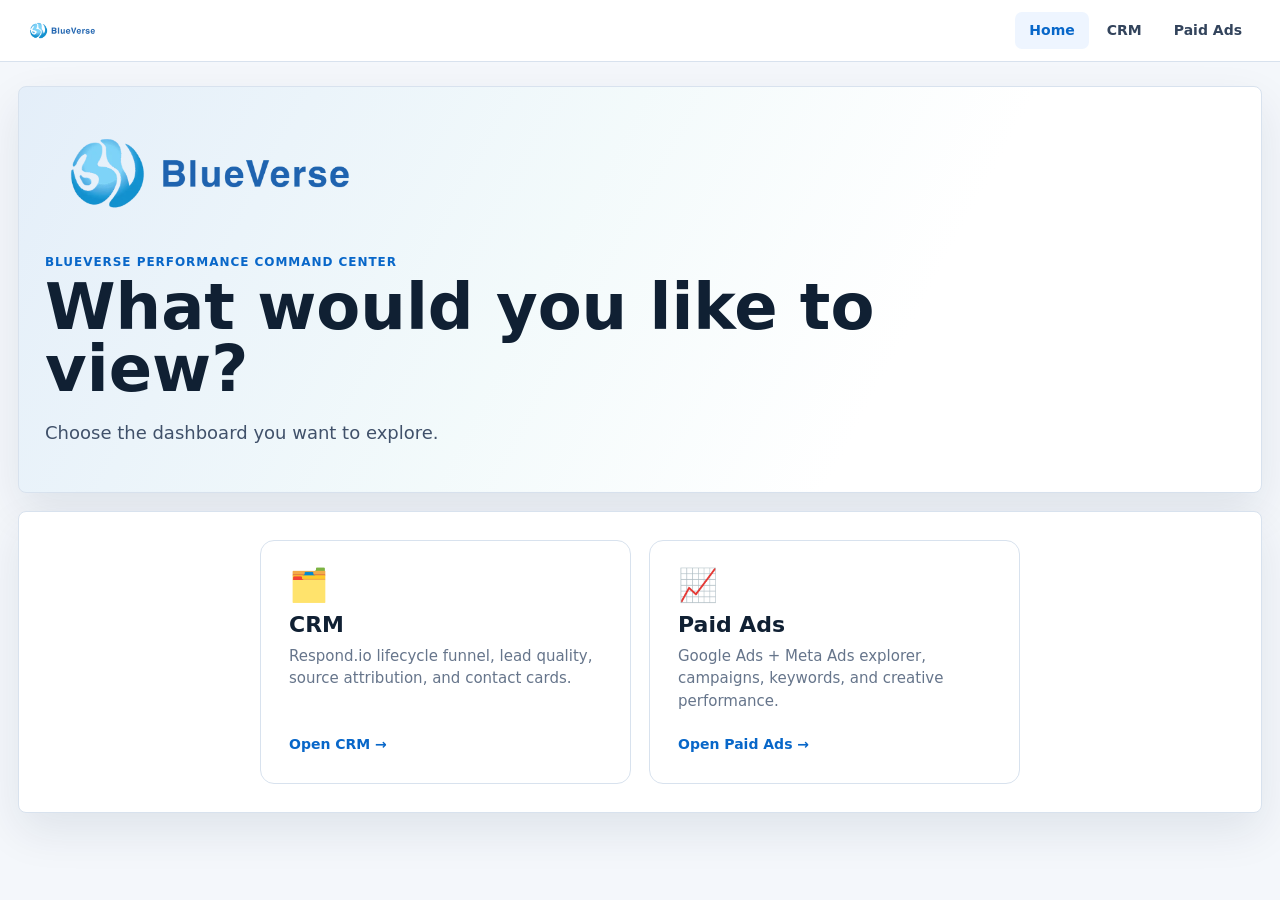
<file: index.html>
<!doctype html>
<html lang="en">
<head>
  <meta charset="utf-8">
  <meta name="viewport" content="width=device-width, initial-scale=1">
  <title>Blueverse Command Center</title>
  <link rel="stylesheet" href="src/styles.css">
</head>
<body>
<nav class="top-nav" aria-label="Main">
  <a class="brand" href="index.html">
    <img src="./assets/blueverse-logo.png" alt="BlueVerse logo">
  </a>
  <div class="links">
    <a href="index.html" class="active">Home</a>
    <a href="respond.html">CRM</a>
    <a href="paid.html">Paid Ads</a>
  </div>
</nav>

<main class="page">
  <header class="hero hero-simple">
    <div class="brand-row">
      <img class="brand-logo" src="./assets/blueverse-logo.png" alt="BlueVerse logo">
      <div>
        <p class="eyeline">Blueverse performance command center</p>
        <h1>What would you like to view?</h1>
      </div>
    </div>
    <p class="hero-copy">Choose the dashboard you want to explore.</p>
  </header>

  <section class="panel options-panel">
    <div class="options-grid two-col">
      <a href="respond.html" class="option-card">
        <span class="option-icon" aria-hidden="true">🗂️</span>
        <h2>CRM</h2>
        <p>Respond.io lifecycle funnel, lead quality, source attribution, and contact cards.</p>
        <span class="option-cta">Open CRM →</span>
      </a>
      <a href="paid.html" class="option-card">
        <span class="option-icon" aria-hidden="true">📈</span>
        <h2>Paid Ads</h2>
        <p>Google Ads + Meta Ads explorer, campaigns, keywords, and creative performance.</p>
        <span class="option-cta">Open Paid Ads →</span>
      </a>
    </div>
  </section>
</main>
</body>
</html>
</file>
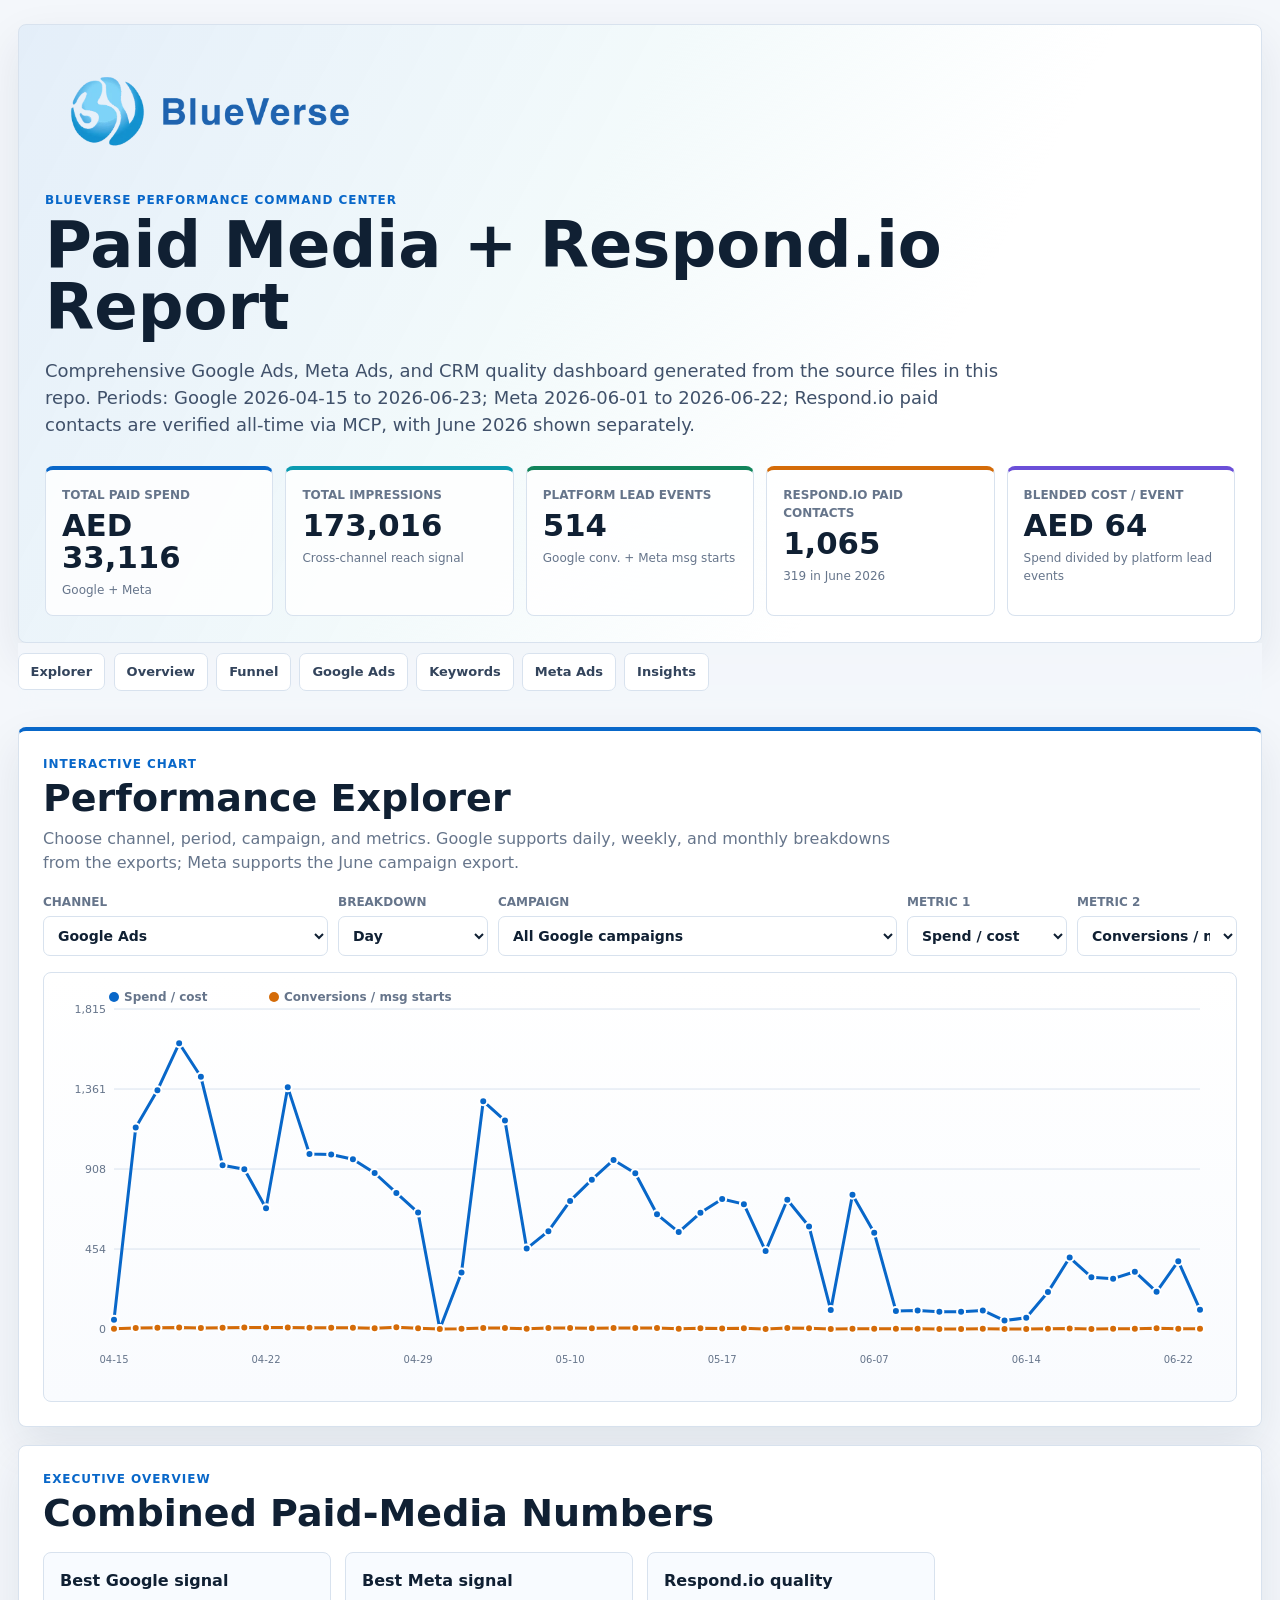
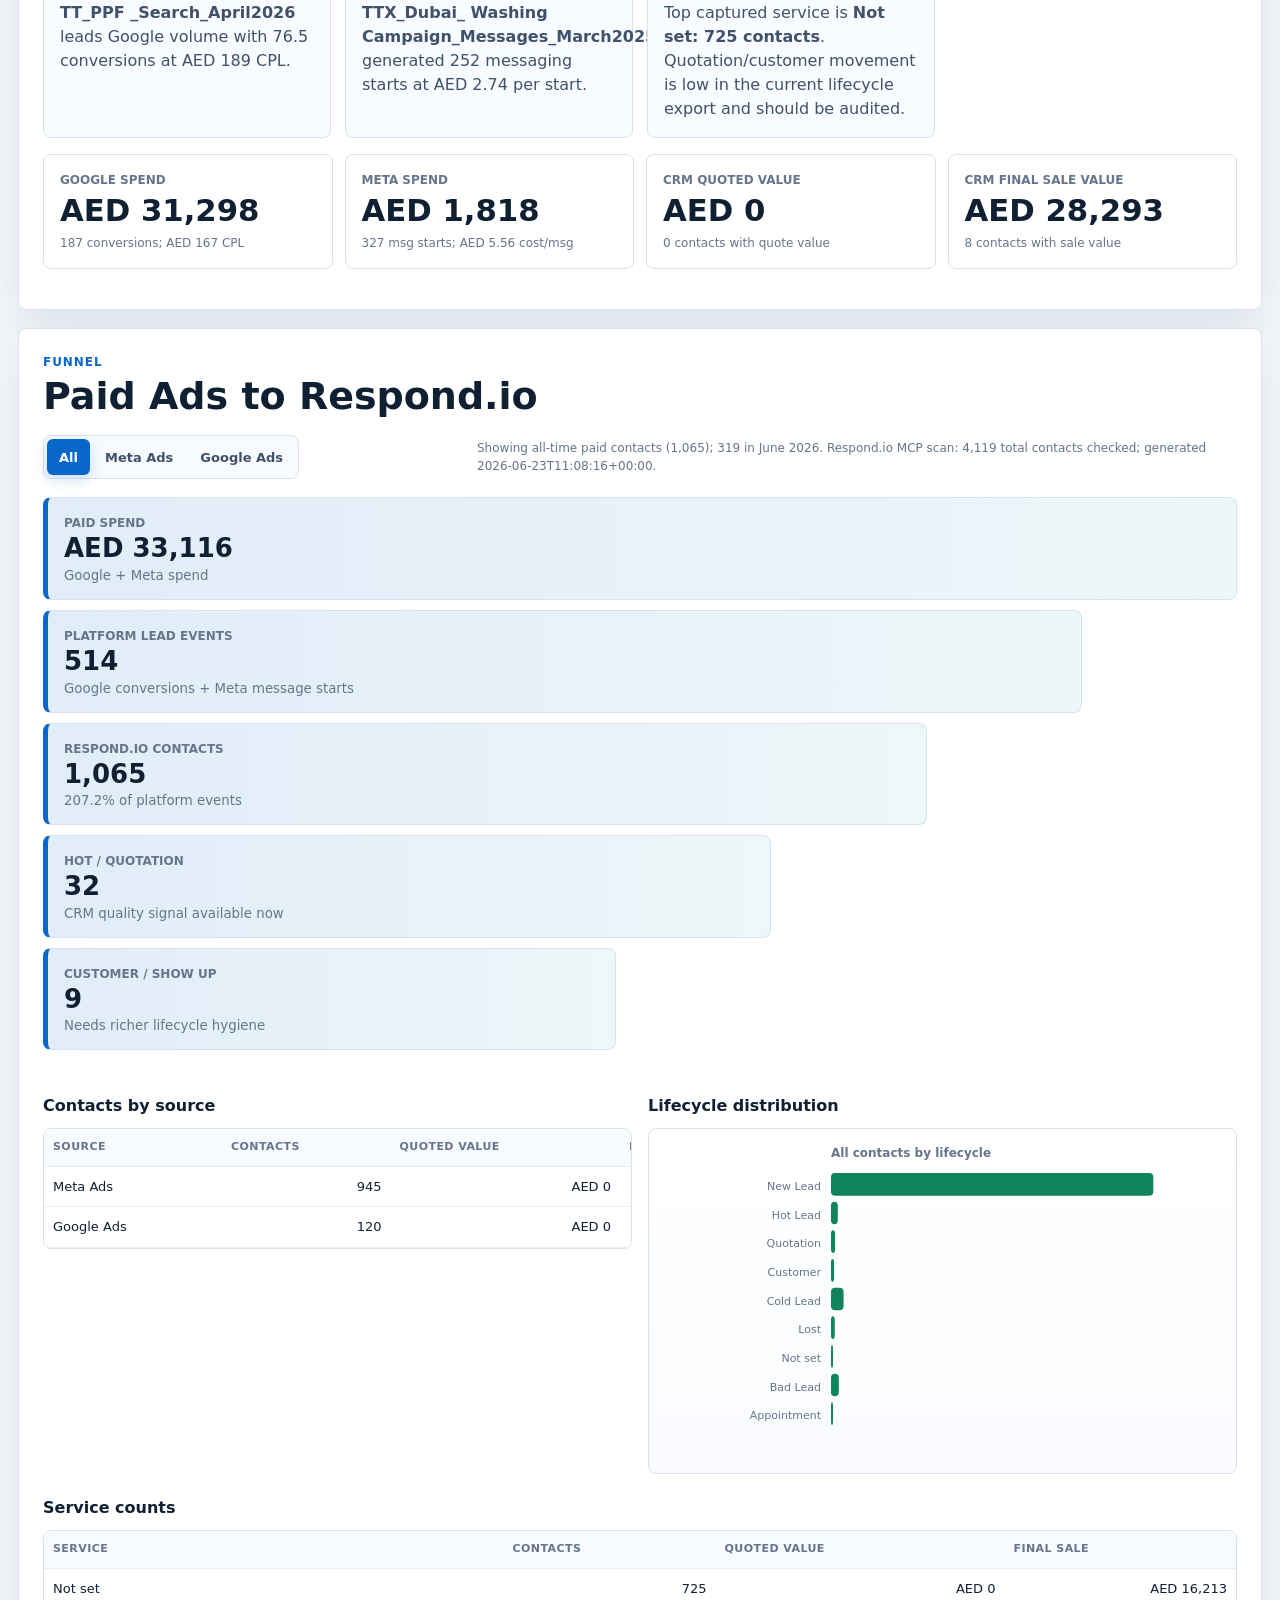
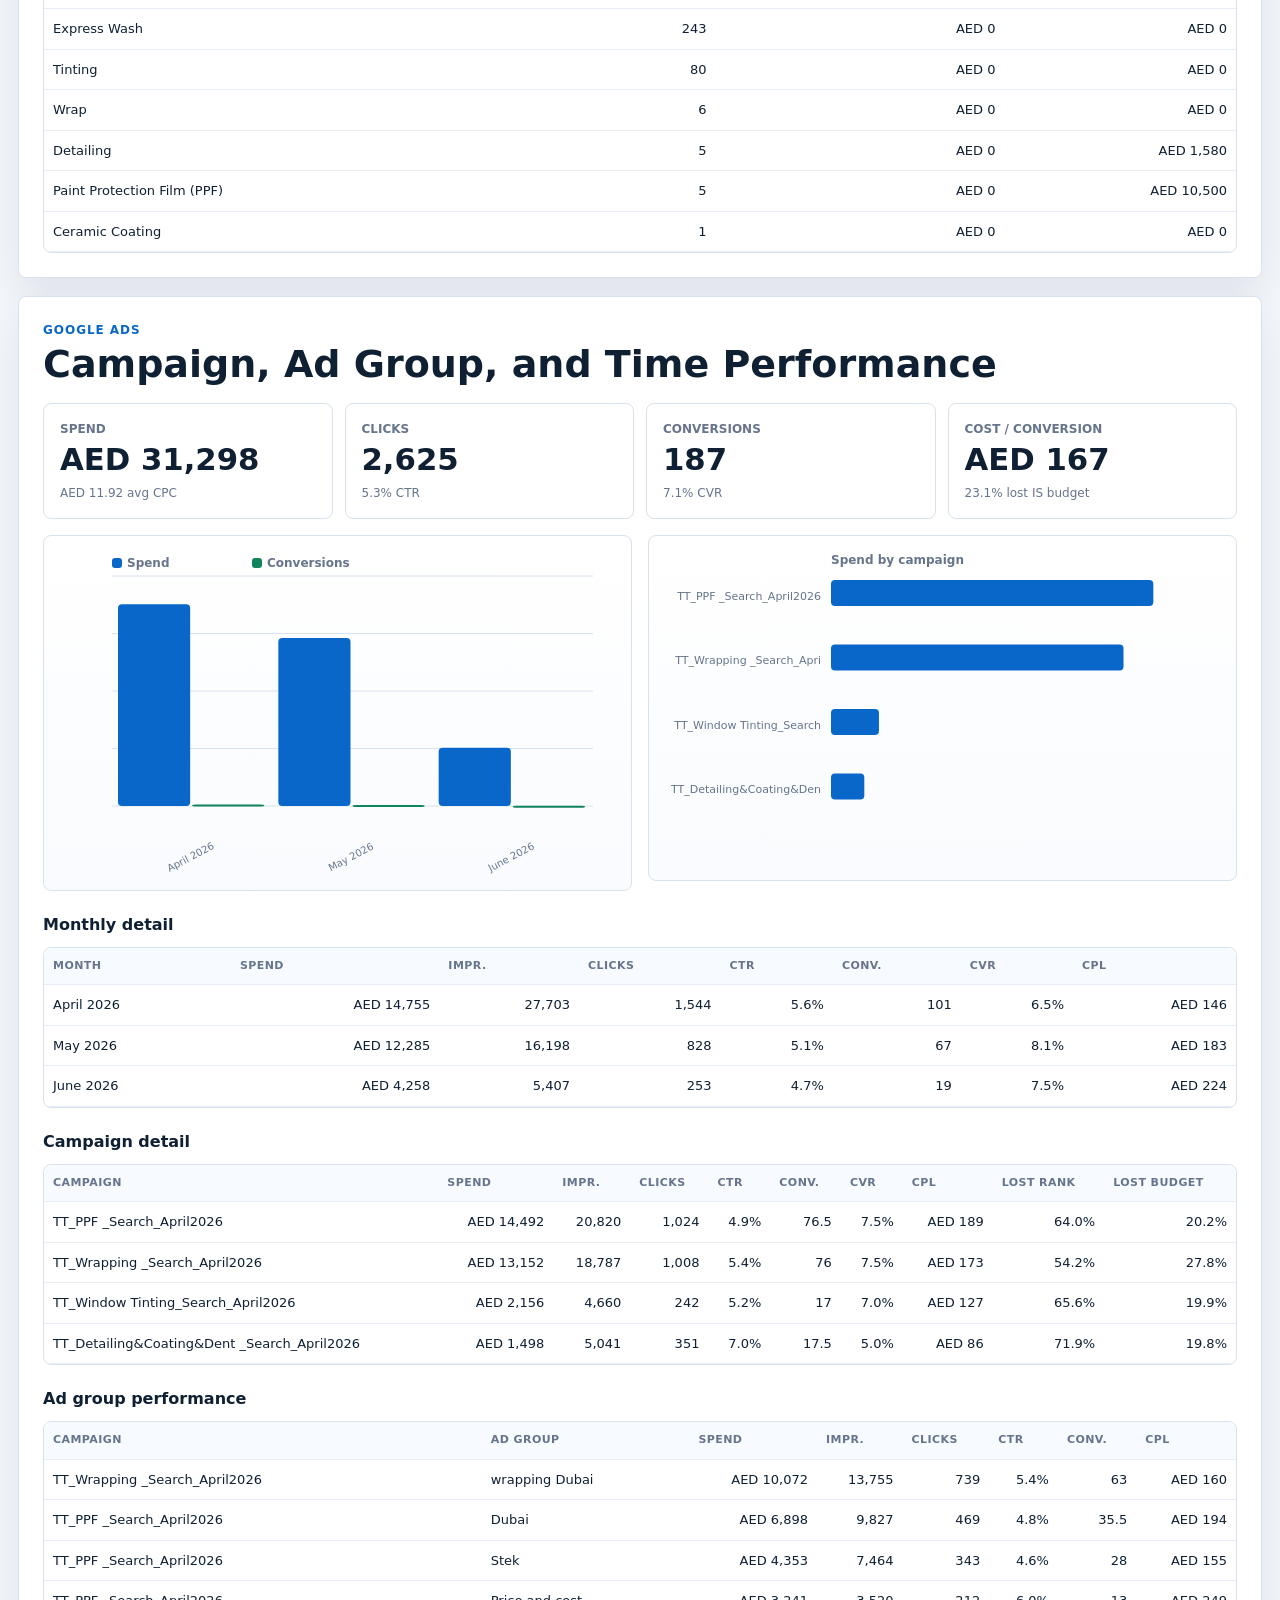
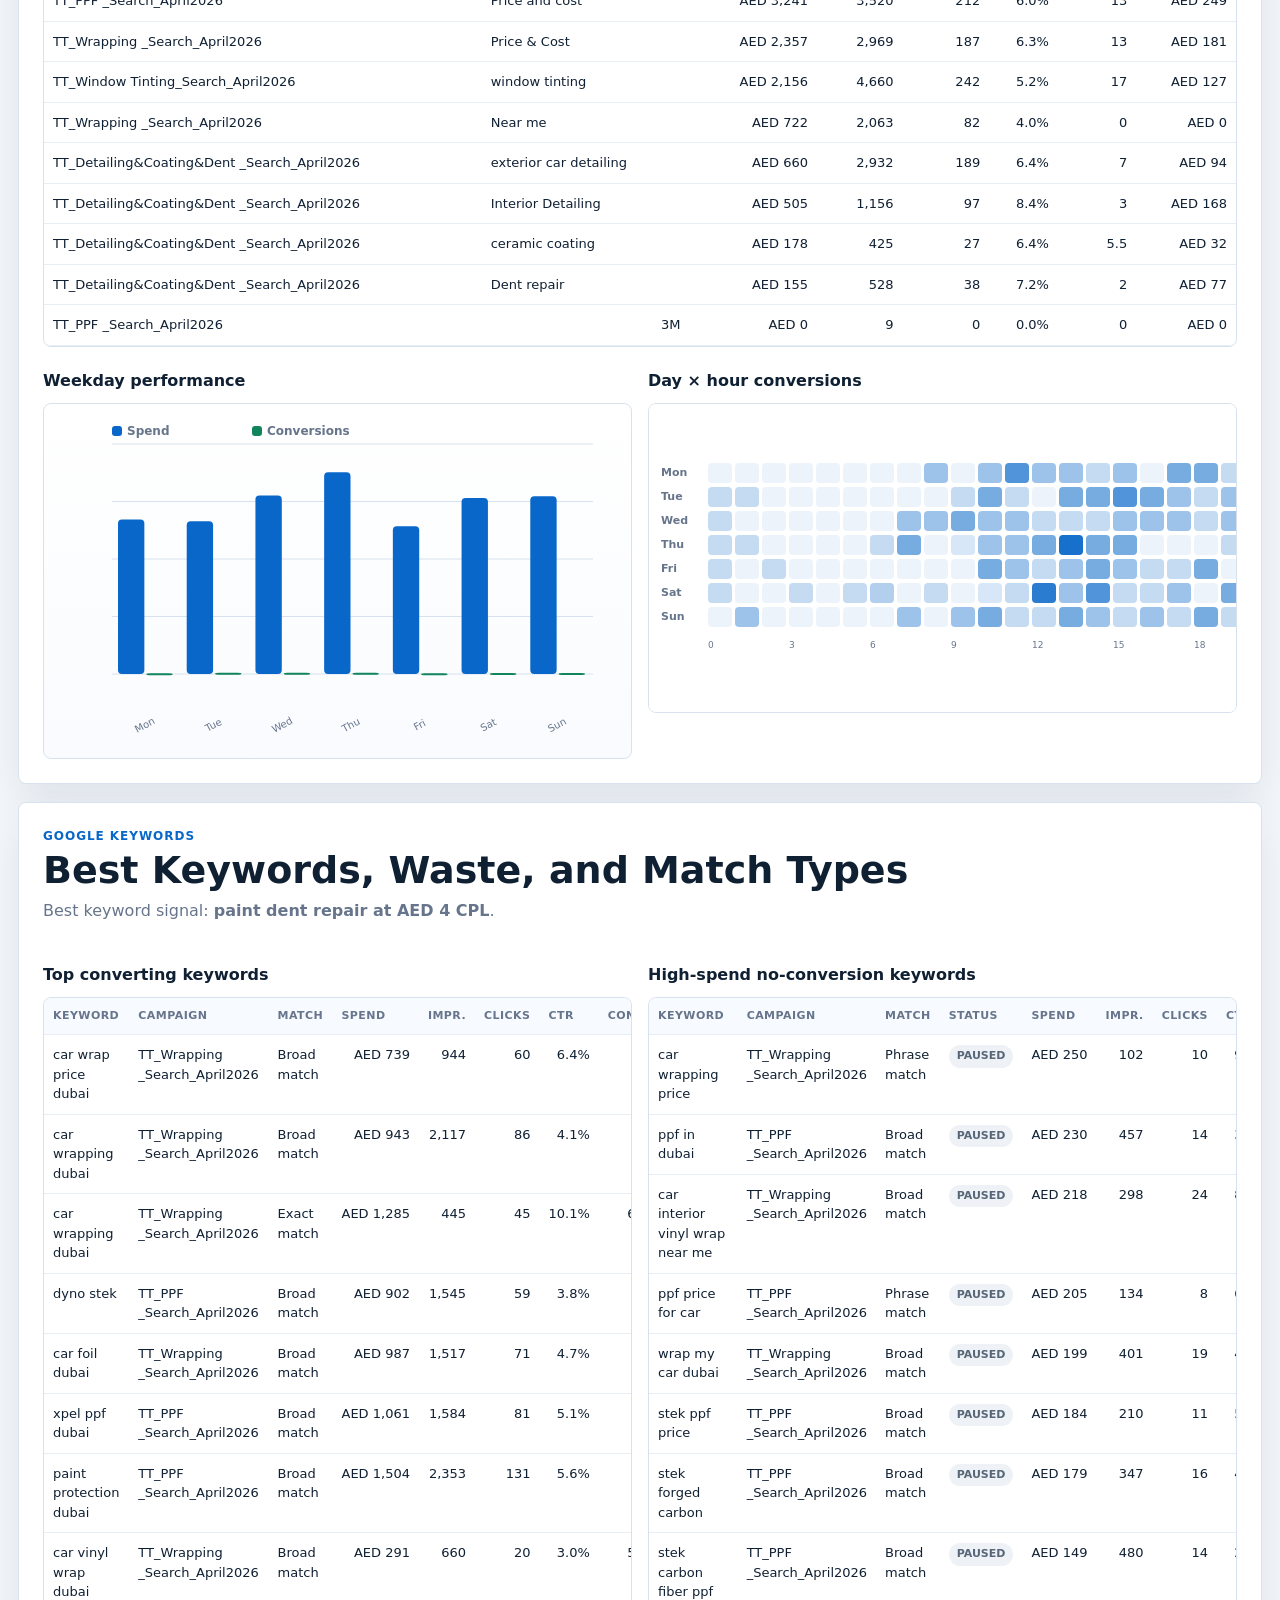
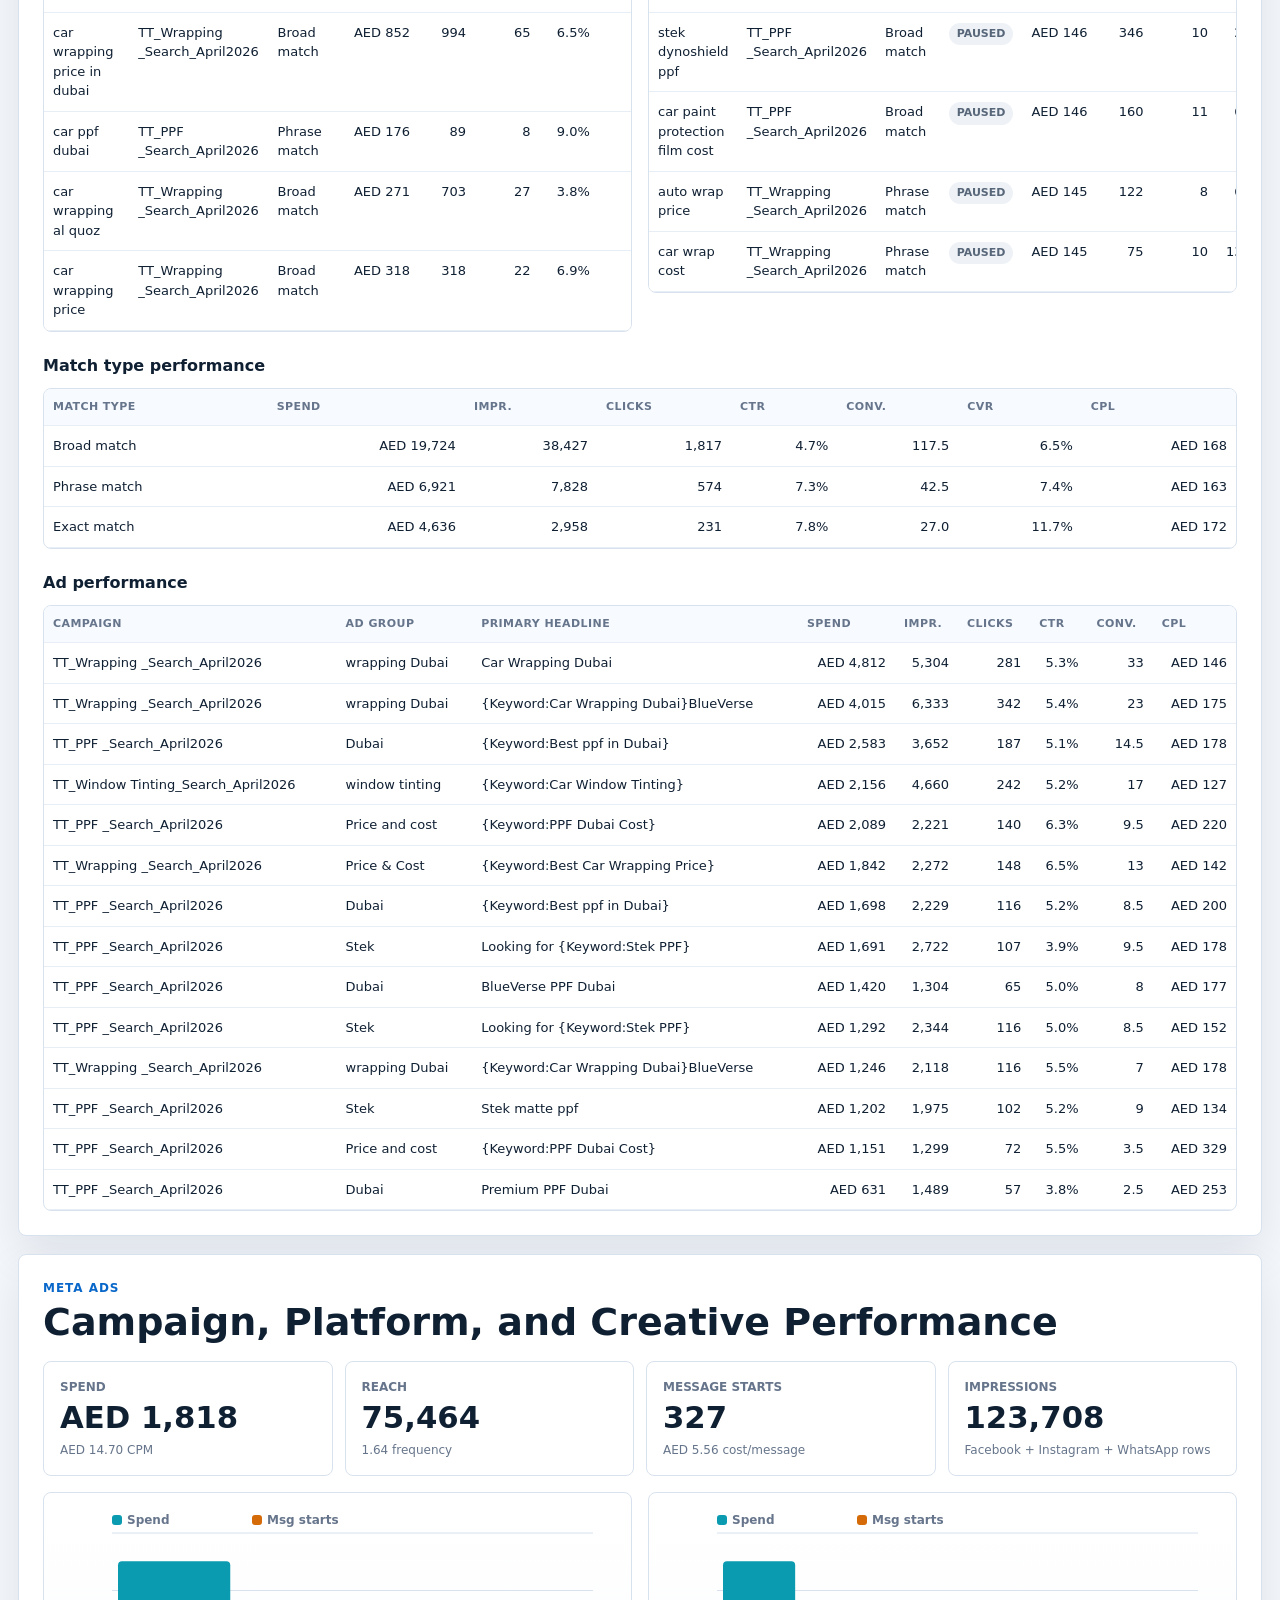
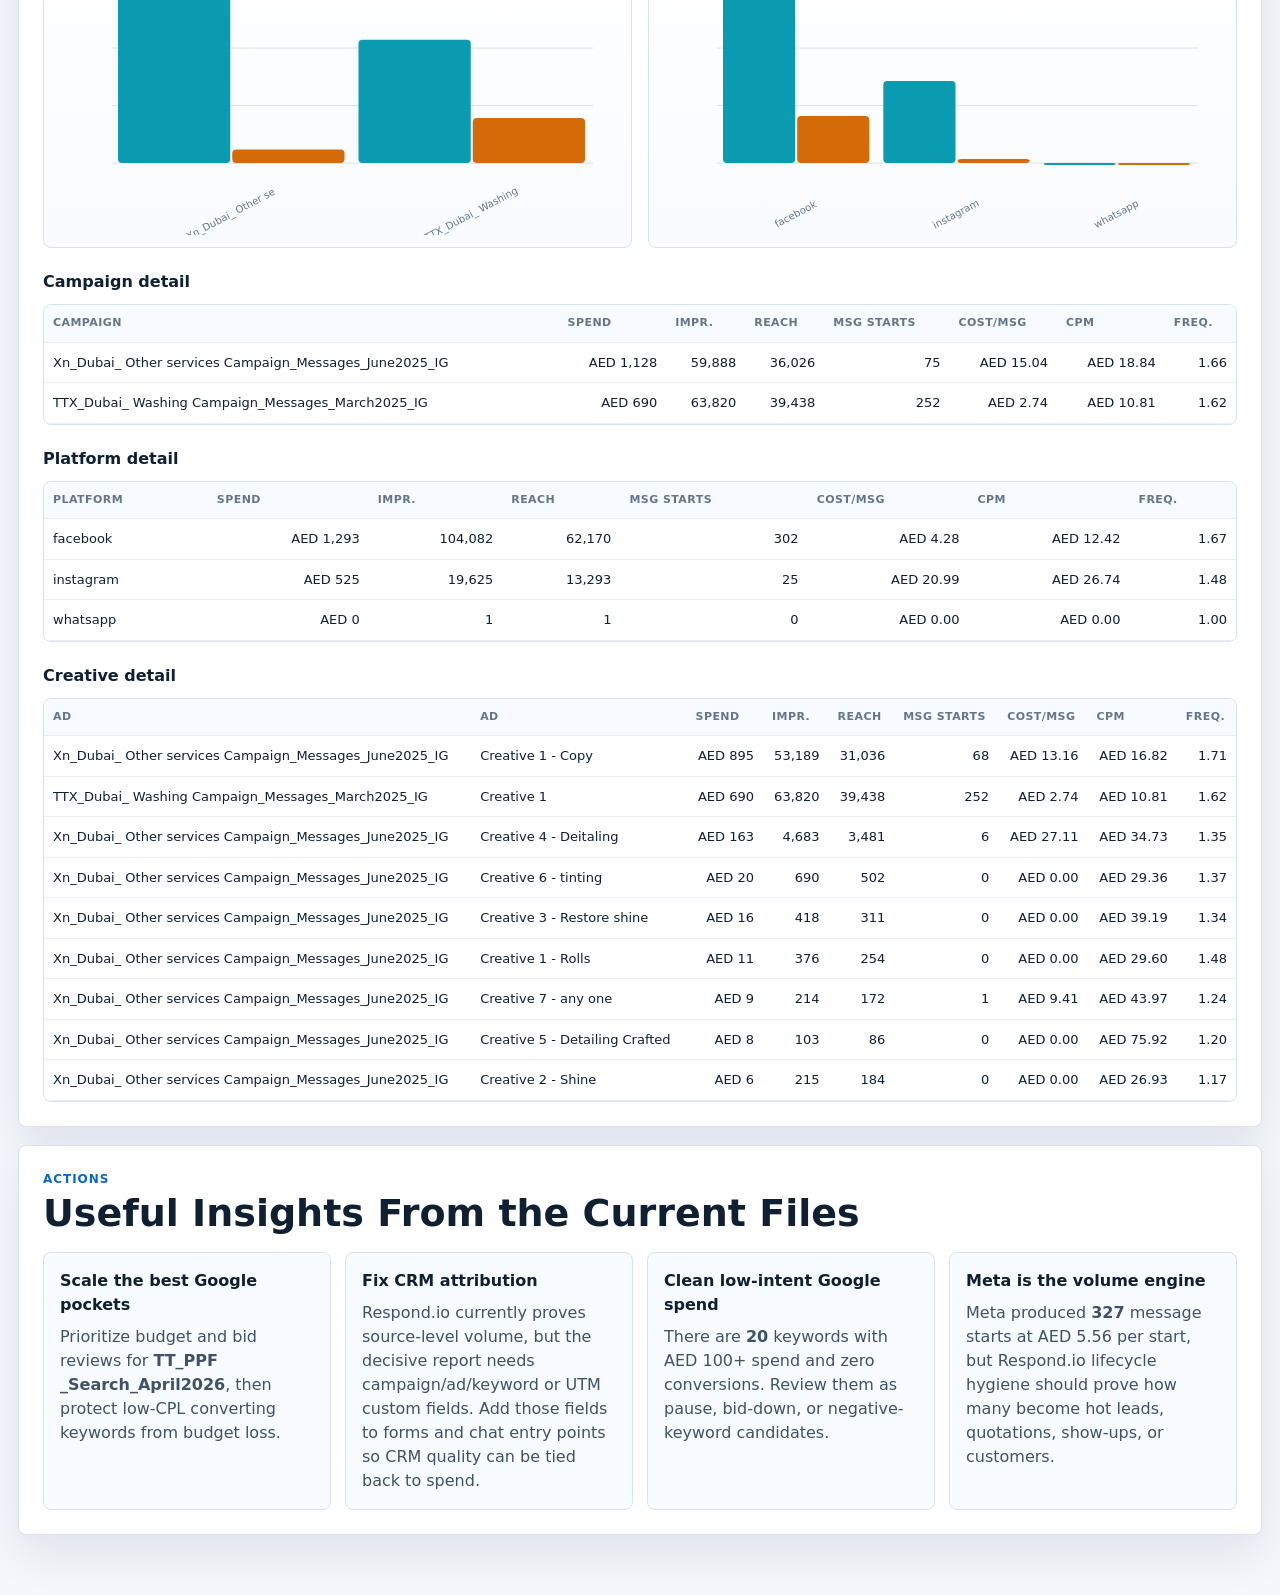
<file: outputs/index.html>
<!doctype html>
<html lang="en">
<head>
  <meta charset="utf-8">
  <meta name="viewport" content="width=device-width, initial-scale=1">
  <title>Blueverse Paid Media + Respond.io Report</title>
  <style>
    :root {
      --bg: #f4f7fb;
      --surface: #ffffff;
      --surface-2: #eef5ff;
      --ink: #102033;
      --muted: #66758b;
      --line: #d8e2ee;
      --blue: #0867c9;
      --cyan: #0a9bb0;
      --green: #11845b;
      --orange: #d46b08;
      --violet: #6b4fd8;
      --red: #c43d3d;
      --shadow: 0 18px 46px rgba(15, 37, 66, 0.09);
      --radius: 8px;
    }
    * { box-sizing: border-box; }
    html { scroll-behavior: smooth; }
    body {
      margin: 0;
      background: var(--bg);
      color: var(--ink);
      font-family: Inter, ui-sans-serif, system-ui, -apple-system, BlinkMacSystemFont, "Segoe UI", sans-serif;
      line-height: 1.5;
    }
    .page { width: min(1440px, calc(100% - 36px)); margin: 0 auto; padding: 24px 0 60px; }
    .hero, .panel {
      background: var(--surface);
      border: 1px solid var(--line);
      border-radius: var(--radius);
      box-shadow: var(--shadow);
    }
    .hero {
      padding: 26px;
      min-height: 440px;
      display: flex;
      flex-direction: column;
      justify-content: space-between;
      background:
        linear-gradient(118deg, rgba(8,103,201,0.11), rgba(10,155,176,0.05) 42%, rgba(255,255,255,0.94) 70%),
        var(--surface);
    }
    .brand-row { display: flex; align-items: flex-start; gap: 18px; flex-direction: column; }
    .brand-mark {
      width: 54px; height: 54px; border-radius: 14px;
      display: grid; place-items: center;
      background: linear-gradient(135deg, var(--blue), var(--cyan));
      color: white; font-weight: 800; font-size: 26px;
      box-shadow: 0 12px 28px rgba(8,103,201,0.24);
    }
    .brand-logo {
      display: block;
      width: min(330px, 72vw);
      height: auto;
      object-fit: contain;
      margin-bottom: 2px;
    }
    .eyeline, .label {
      margin: 0 0 5px;
      color: var(--blue);
      font-size: 12px;
      font-weight: 800;
      text-transform: uppercase;
      letter-spacing: .08em;
    }
    h1, h2, h3 { letter-spacing: 0; }
    h1 { margin: 0; font-size: clamp(34px, 5vw, 64px); line-height: .98; max-width: 980px; }
    .hero-copy { max-width: 960px; color: #40516a; font-size: 18px; margin: 18px 0 28px; }
    .hero-grid, .kpi-grid {
      display: grid;
      grid-template-columns: repeat(5, minmax(0, 1fr));
      gap: 12px;
    }
    .kpi {
      border: 1px solid var(--line);
      border-radius: var(--radius);
      padding: 16px;
      background: rgba(255,255,255,.84);
      min-width: 0;
    }
    .kpi span { display: block; color: var(--muted); font-size: 12px; font-weight: 700; text-transform: uppercase; }
    .kpi strong { display: block; margin-top: 5px; font-size: clamp(20px, 2.4vw, 31px); line-height: 1.05; word-break: break-word; }
    .kpi small { display: block; margin-top: 8px; color: var(--muted); font-size: 12px; }
    .kpi.blue { border-top: 4px solid var(--blue); }
    .kpi.cyan { border-top: 4px solid var(--cyan); }
    .kpi.green { border-top: 4px solid var(--green); }
    .kpi.orange { border-top: 4px solid var(--orange); }
    .kpi.violet { border-top: 4px solid var(--violet); }
    .toc {
      position: sticky; top: 10px; z-index: 10;
      display: flex; flex-wrap: wrap; gap: 8px;
      padding: 10px 0 18px;
      background: rgba(244,247,251,.92);
      backdrop-filter: blur(10px);
    }
    .toc a {
      text-decoration: none;
      color: #33445c;
      background: var(--surface);
      border: 1px solid var(--line);
      padding: 8px 12px;
      border-radius: 7px;
      font-size: 13px;
      font-weight: 700;
    }
    .toc a:hover { border-color: var(--blue); color: var(--blue); }
    .panel { padding: 24px; margin-top: 18px; }
    .primary-panel { border-top: 4px solid var(--blue); }
    .warning-panel { border-top: 4px solid var(--orange); }
    .section-head {
      display: flex;
      justify-content: space-between;
      align-items: end;
      gap: 20px;
      margin-bottom: 18px;
    }
    h2 { margin: 0; font-size: clamp(24px, 3vw, 38px); line-height: 1.08; }
    h3 { margin: 22px 0 10px; font-size: 16px; }
    .section-head p:not(.label), .panel > p { color: var(--muted); margin: 8px 0 0; max-width: 880px; }
    .compact { grid-template-columns: repeat(4, minmax(0, 1fr)); margin: 16px 0; }
    .split { display: grid; grid-template-columns: repeat(4, minmax(0, 1fr)); gap: 14px; }
    .hero-grid > *, .kpi-grid > *, .split > *, .grid-two > *, .control-grid > * { min-width: 0; }
    .insight-card {
      background: #f8fbff;
      border: 1px solid var(--line);
      border-radius: var(--radius);
      padding: 16px;
      min-width: 0;
    }
    .insight-card h3 { margin: 0 0 8px; }
    .insight-card p { margin: 0; color: #40516a; }
    .grid-two { display: grid; grid-template-columns: minmax(0, 1fr) minmax(0, 1fr); gap: 16px; align-items: start; }
    .filter-row {
      display: flex;
      align-items: center;
      justify-content: space-between;
      gap: 14px;
      margin: 8px 0 18px;
      flex-wrap: wrap;
    }
    .segmented {
      display: inline-flex;
      border: 1px solid var(--line);
      border-radius: 8px;
      background: #f7faff;
      padding: 3px;
      gap: 3px;
    }
    .segmented button {
      appearance: none;
      border: 0;
      border-radius: 6px;
      background: transparent;
      color: #40516a;
      padding: 8px 12px;
      min-height: 36px;
      font: inherit;
      font-size: 13px;
      font-weight: 800;
      cursor: pointer;
    }
    .segmented button.active {
      background: var(--blue);
      color: white;
      box-shadow: 0 5px 14px rgba(8,103,201,0.18);
    }
    .data-note {
      margin: 0;
      color: var(--muted);
      font-size: 12px;
      max-width: 760px;
    }
    .control-grid {
      display: grid;
      grid-template-columns: 1fr 150px 1.4fr 160px 160px;
      gap: 10px;
      margin: 12px 0 16px;
    }
    label { color: var(--muted); font-size: 12px; font-weight: 800; text-transform: uppercase; }
    select {
      display: block;
      width: 100%;
      margin-top: 5px;
      border: 1px solid var(--line);
      border-radius: 7px;
      padding: 10px;
      background: white;
      color: var(--ink);
      font: inherit;
      font-size: 14px;
      text-transform: none;
    }
    .chart-shell {
      width: 100%;
      min-height: 310px;
      border: 1px solid var(--line);
      background: linear-gradient(180deg, #fff, #f9fbfe);
      border-radius: var(--radius);
      padding: 12px;
      overflow: hidden;
    }
    .chart-shell.tall { min-height: 430px; }
    svg { display: block; width: 100%; height: 100%; min-height: 280px; }
    .chart-shell.tall svg { min-height: 390px; }
    .table-wrap { width: 100%; max-width: 100%; min-width: 0; overflow-x: auto; border: 1px solid var(--line); border-radius: var(--radius); background: white; }
    table { width: 100%; border-collapse: collapse; font-size: 13px; min-width: 760px; }
    th, td { padding: 10px 9px; border-bottom: 1px solid #e8eef5; text-align: left; vertical-align: top; }
    th { color: var(--muted); font-size: 11px; text-transform: uppercase; letter-spacing: .04em; background: #f7faff; white-space: nowrap; }
    td.num { text-align: right; font-variant-numeric: tabular-nums; white-space: nowrap; }
    tbody tr:hover td { background: #f8fbff; }
    .badge {
      display: inline-flex; align-items: center;
      min-height: 22px;
      padding: 3px 8px;
      border-radius: 999px;
      font-size: 11px;
      font-weight: 800;
      text-transform: uppercase;
      white-space: nowrap;
    }
    .badge.good, .action-scale { background: #dcf7eb; color: #096344; }
    .badge.muted { background: #eef2f6; color: #576679; }
    .action-keep { background: #e5f1ff; color: #08539b; }
    .action-monitor { background: #fff2d8; color: #805002; }
    .action-pause { background: #ffe1e1; color: #982626; }
    .action-negative-candidate { background: #f0e9ff; color: #5634aa; }
    .funnel { display: grid; gap: 10px; margin: 10px 0 22px; }
    .funnel-step {
      width: var(--w);
      min-width: min(100%, 320px);
      background: linear-gradient(90deg, rgba(8,103,201,.12), rgba(10,155,176,.08));
      border: 1px solid var(--line);
      border-left: 5px solid var(--blue);
      border-radius: var(--radius);
      padding: 12px 16px;
    }
    .funnel-step span { color: var(--muted); font-size: 12px; font-weight: 800; text-transform: uppercase; }
    .funnel-step strong { display: block; font-size: 26px; line-height: 1.1; }
    .funnel-step small { color: var(--muted); }
    .heatmap {
      border: 1px solid var(--line);
      border-radius: var(--radius);
      padding: 12px;
      background: white;
      min-height: 310px;
      display: grid;
      align-content: center;
      overflow-x: auto;
    }
    .heat-row { display: grid; grid-template-columns: 44px repeat(24, 24px); gap: 3px; align-items: center; margin-bottom: 4px; }
    .heat-label { color: var(--muted); font-size: 11px; font-weight: 800; }
    .heat-cell { width: 24px; height: 20px; border-radius: 4px; background: rgba(8,103,201,.1); }
    .heat-axis { display: grid; grid-template-columns: 44px repeat(24, 24px); gap: 3px; margin-top: 8px; color: var(--muted); font-size: 9px; }
    .gap-list { margin: 0; padding-left: 20px; color: #3e4e64; }
    .gap-list li { margin-bottom: 10px; }
    .tooltip {
      position: fixed;
      pointer-events: none;
      z-index: 50;
      background: #0f2035;
      color: white;
      padding: 7px 9px;
      border-radius: 6px;
      font-size: 12px;
      opacity: 0;
      transform: translate(-50%, -120%);
      transition: opacity .12s ease;
      max-width: 260px;
    }
    @media (max-width: 1120px) {
      .hero-grid, .kpi-grid, .compact { grid-template-columns: repeat(2, minmax(0, 1fr)); }
      .split { grid-template-columns: repeat(2, minmax(0, 1fr)); }
      .control-grid { grid-template-columns: repeat(2, minmax(0, 1fr)); }
    }
    @media (max-width: 760px) {
      .page { width: min(100% - 20px, 1440px); padding-top: 10px; }
      .hero, .panel { padding: 16px; }
      .hero { min-height: auto; }
      .hero-grid, .kpi-grid, .compact, .split, .grid-two, .control-grid { grid-template-columns: 1fr; }
      .brand-mark { width: 46px; height: 46px; }
      .toc { top: 0; padding-bottom: 10px; }
      .chart-shell, .chart-shell.tall { min-height: 340px; }
      .funnel-step { width: 100%; }
      .segmented { width: 100%; display: grid; grid-template-columns: repeat(3, minmax(0, 1fr)); }
      .segmented button { padding-inline: 6px; }
    }
  </style>
</head>
<body>
  <main class="page">
    
    <header class="hero">
      <div class="brand-row">
        <img class="brand-logo" src="[data-uri]" alt="BlueVerse logo">
        <div>
          <p class="eyeline">Blueverse performance command center</p>
          <h1>Paid Media + Respond.io Report</h1>
        </div>
      </div>
      <p class="hero-copy">Comprehensive Google Ads, Meta Ads, and CRM quality dashboard generated from the source files in this repo. Periods: Google 2026-04-15 to 2026-06-23; Meta 2026-06-01 to 2026-06-22; Respond.io paid contacts are verified all-time via MCP, with June 2026 shown separately.</p>
      <div class="hero-grid">
        
      <article class="kpi blue">
        <span>Total paid spend</span>
        <strong>AED 33,116</strong>
        <small>Google + Meta</small>
      </article>
    
        
      <article class="kpi cyan">
        <span>Total impressions</span>
        <strong>173,016</strong>
        <small>Cross-channel reach signal</small>
      </article>
    
        
      <article class="kpi green">
        <span>Platform lead events</span>
        <strong>514</strong>
        <small>Google conv. + Meta msg starts</small>
      </article>
    
        
      <article class="kpi orange">
        <span>Respond.io paid contacts</span>
        <strong>1,065</strong>
        <small>319 in June 2026</small>
      </article>
    
        
      <article class="kpi violet">
        <span>Blended cost / event</span>
        <strong>AED 64</strong>
        <small>Spend divided by platform lead events</small>
      </article>
    
      </div>
    </header>

    <nav class="toc">
      <a href="#explorer">Explorer</a>
      <a href="#overview">Overview</a>
      <a href="#funnel">Funnel</a>
      <a href="#google">Google Ads</a>
      <a href="#keywords">Keywords</a>
      <a href="#meta">Meta Ads</a>
      <a href="#insights">Insights</a>
    </nav>

    <section id="explorer" class="panel primary-panel">
      <div class="section-head">
        <div>
          <p class="label">Interactive chart</p>
          <h2>Performance Explorer</h2>
          <p>Choose channel, period, campaign, and metrics. Google supports daily, weekly, and monthly breakdowns from the exports; Meta supports the June campaign export.</p>
        </div>
      </div>
      <div class="control-grid">
        <label>Channel<select id="explorerChannel"><option value="google">Google Ads</option><option value="meta">Meta Ads</option></select></label>
        <label>Breakdown<select id="explorerGranularity"><option value="day">Day</option><option value="week">Week</option><option value="month">Month</option></select></label>
        <label>Campaign<select id="explorerCampaign"></select></label>
        <label>Metric 1<select id="explorerMetric1"></select></label>
        <label>Metric 2<select id="explorerMetric2"></select></label>
      </div>
      <div class="chart-shell tall"><svg id="explorerChart" role="img" aria-label="Interactive performance chart"></svg></div>
    </section>

    <section id="overview" class="panel">
      <div class="section-head">
        <div>
          <p class="label">Executive overview</p>
          <h2>Combined Paid-Media Numbers</h2>
        </div>
      </div>
      <div class="split">
        <article class="insight-card "><h3>Best Google signal</h3><p><strong>TT_PPF _Search_April2026</strong> leads Google volume with 76.5 conversions at AED 189 CPL.</p></article>
        <article class="insight-card "><h3>Best Meta signal</h3><p><strong>TTX_Dubai_ Washing Campaign_Messages_March2025_IG</strong> generated 252 messaging starts at AED 2.74 per start.</p></article>
        <article class="insight-card "><h3>Respond.io quality</h3><p>Top captured service is <strong>Not set: 725 contacts</strong>. Quotation/customer movement is low in the current lifecycle export and should be audited.</p></article>
      </div>
      <div class="kpi-grid compact">
        
      <article class="kpi ">
        <span>Google spend</span>
        <strong>AED 31,298</strong>
        <small>187 conversions; AED 167 CPL</small>
      </article>
    
        
      <article class="kpi ">
        <span>Meta spend</span>
        <strong>AED 1,818</strong>
        <small>327 msg starts; AED 5.56 cost/msg</small>
      </article>
    
        
      <article class="kpi ">
        <span>CRM quoted value</span>
        <strong>AED 0</strong>
        <small>0 contacts with quote value</small>
      </article>
    
        
      <article class="kpi ">
        <span>CRM final sale value</span>
        <strong>AED 28,293</strong>
        <small>8 contacts with sale value</small>
      </article>
    
      </div>
    </section>

    <section id="funnel" class="panel">
      <div class="section-head">
        <div>
          <p class="label">Funnel</p>
          <h2>Paid Ads to Respond.io</h2>
        </div>
      </div>
      <div class="filter-row">
        <div class="segmented" aria-label="Respond.io channel filter">
          <button type="button" class="active" data-respond-channel="All">All</button>
          <button type="button" data-respond-channel="Meta Ads">Meta Ads</button>
          <button type="button" data-respond-channel="Google Ads">Google Ads</button>
        </div>
        <p class="data-note">Showing all-time paid contacts (1,065); 319 in June 2026. Respond.io MCP scan: 4,119 total contacts checked; generated 2026-06-23T11:08:16+00:00.</p>
      </div>
      <div class="funnel"></div>
      <div class="grid-two">
        <div>
          <h3>Contacts by source</h3>
          <div class="table-wrap "><table><thead><tr><th>Source</th><th>Contacts</th><th>Quoted value</th><th>Final sale</th></tr></thead><tbody id="respondSourceRows"></tbody></table></div>
        </div>
        <div>
          <h3>Lifecycle distribution</h3>
          <div class="chart-shell"><svg id="respondLifecycleChart"></svg></div>
        </div>
      </div>
      <h3>Service counts</h3>
      <div class="table-wrap "><table><thead><tr><th>Service</th><th>Contacts</th><th>Quoted value</th><th>Final sale</th></tr></thead><tbody id="respondServiceRows"></tbody></table></div>
    </section>

    <section id="google" class="panel">
      <div class="section-head">
        <div>
          <p class="label">Google Ads</p>
          <h2>Campaign, Ad Group, and Time Performance</h2>
        </div>
      </div>
      <div class="kpi-grid compact">
        
      <article class="kpi ">
        <span>Spend</span>
        <strong>AED 31,298</strong>
        <small>AED 11.92 avg CPC</small>
      </article>
    
        
      <article class="kpi ">
        <span>Clicks</span>
        <strong>2,625</strong>
        <small>5.3% CTR</small>
      </article>
    
        
      <article class="kpi ">
        <span>Conversions</span>
        <strong>187</strong>
        <small>7.1% CVR</small>
      </article>
    
        
      <article class="kpi ">
        <span>Cost / conversion</span>
        <strong>AED 167</strong>
        <small>23.1% lost IS budget</small>
      </article>
    
      </div>
      <div class="grid-two">
        <div class="chart-shell"><svg id="googleMonthlyChart"></svg></div>
        <div class="chart-shell"><svg id="googleCampaignChart"></svg></div>
      </div>
      <h3>Monthly detail</h3>
      <div class="table-wrap "><table><thead><tr><th>Month</th><th>Spend</th><th>Impr.</th><th>Clicks</th><th>CTR</th><th>Conv.</th><th>CVR</th><th>CPL</th></tr></thead><tbody><tr><td class="">April 2026</td><td class="num">AED 14,755</td><td class="num">27,703</td><td class="num">1,544</td><td class="num">5.6%</td><td class="num">101</td><td class="num">6.5%</td><td class="num">AED 146</td></tr><tr><td class="">May 2026</td><td class="num">AED 12,285</td><td class="num">16,198</td><td class="num">828</td><td class="num">5.1%</td><td class="num">67</td><td class="num">8.1%</td><td class="num">AED 183</td></tr><tr><td class="">June 2026</td><td class="num">AED 4,258</td><td class="num">5,407</td><td class="num">253</td><td class="num">4.7%</td><td class="num">19</td><td class="num">7.5%</td><td class="num">AED 224</td></tr></tbody></table></div>
      <h3>Campaign detail</h3>
      <div class="table-wrap "><table><thead><tr><th>Campaign</th><th>Spend</th><th>Impr.</th><th>Clicks</th><th>CTR</th><th>Conv.</th><th>CVR</th><th>CPL</th><th>Lost Rank</th><th>Lost Budget</th></tr></thead><tbody><tr><td class="">TT_PPF _Search_April2026</td><td class="num">AED 14,492</td><td class="num">20,820</td><td class="num">1,024</td><td class="num">4.9%</td><td class="num">76.5</td><td class="num">7.5%</td><td class="num">AED 189</td><td class="num">64.0%</td><td class="num">20.2%</td></tr><tr><td class="">TT_Wrapping _Search_April2026</td><td class="num">AED 13,152</td><td class="num">18,787</td><td class="num">1,008</td><td class="num">5.4%</td><td class="num">76</td><td class="num">7.5%</td><td class="num">AED 173</td><td class="num">54.2%</td><td class="num">27.8%</td></tr><tr><td class="">TT_Window Tinting_Search_April2026</td><td class="num">AED 2,156</td><td class="num">4,660</td><td class="num">242</td><td class="num">5.2%</td><td class="num">17</td><td class="num">7.0%</td><td class="num">AED 127</td><td class="num">65.6%</td><td class="num">19.9%</td></tr><tr><td class="">TT_Detailing&amp;Coating&amp;Dent _Search_April2026</td><td class="num">AED 1,498</td><td class="num">5,041</td><td class="num">351</td><td class="num">7.0%</td><td class="num">17.5</td><td class="num">5.0%</td><td class="num">AED 86</td><td class="num">71.9%</td><td class="num">19.8%</td></tr></tbody></table></div>
      <h3>Ad group performance</h3>
      <div class="table-wrap "><table><thead><tr><th>Campaign</th><th>Ad group</th><th>Spend</th><th>Impr.</th><th>Clicks</th><th>CTR</th><th>Conv.</th><th>CPL</th></tr></thead><tbody><tr><td class="">TT_Wrapping _Search_April2026</td><td class="">wrapping Dubai</td><td class="num">AED 10,072</td><td class="num">13,755</td><td class="num">739</td><td class="num">5.4%</td><td class="num">63</td><td class="num">AED 160</td></tr><tr><td class="">TT_PPF _Search_April2026</td><td class="">Dubai</td><td class="num">AED 6,898</td><td class="num">9,827</td><td class="num">469</td><td class="num">4.8%</td><td class="num">35.5</td><td class="num">AED 194</td></tr><tr><td class="">TT_PPF _Search_April2026</td><td class="">Stek</td><td class="num">AED 4,353</td><td class="num">7,464</td><td class="num">343</td><td class="num">4.6%</td><td class="num">28</td><td class="num">AED 155</td></tr><tr><td class="">TT_PPF _Search_April2026</td><td class="">Price and cost</td><td class="num">AED 3,241</td><td class="num">3,520</td><td class="num">212</td><td class="num">6.0%</td><td class="num">13</td><td class="num">AED 249</td></tr><tr><td class="">TT_Wrapping _Search_April2026</td><td class="">Price &amp; Cost</td><td class="num">AED 2,357</td><td class="num">2,969</td><td class="num">187</td><td class="num">6.3%</td><td class="num">13</td><td class="num">AED 181</td></tr><tr><td class="">TT_Window Tinting_Search_April2026</td><td class="">window tinting</td><td class="num">AED 2,156</td><td class="num">4,660</td><td class="num">242</td><td class="num">5.2%</td><td class="num">17</td><td class="num">AED 127</td></tr><tr><td class="">TT_Wrapping _Search_April2026</td><td class="">Near me</td><td class="num">AED 722</td><td class="num">2,063</td><td class="num">82</td><td class="num">4.0%</td><td class="num">0</td><td class="num">AED 0</td></tr><tr><td class="">TT_Detailing&amp;Coating&amp;Dent _Search_April2026</td><td class="">exterior car detailing</td><td class="num">AED 660</td><td class="num">2,932</td><td class="num">189</td><td class="num">6.4%</td><td class="num">7</td><td class="num">AED 94</td></tr><tr><td class="">TT_Detailing&amp;Coating&amp;Dent _Search_April2026</td><td class="">Interior Detailing</td><td class="num">AED 505</td><td class="num">1,156</td><td class="num">97</td><td class="num">8.4%</td><td class="num">3</td><td class="num">AED 168</td></tr><tr><td class="">TT_Detailing&amp;Coating&amp;Dent _Search_April2026</td><td class="">ceramic coating</td><td class="num">AED 178</td><td class="num">425</td><td class="num">27</td><td class="num">6.4%</td><td class="num">5.5</td><td class="num">AED 32</td></tr><tr><td class="">TT_Detailing&amp;Coating&amp;Dent _Search_April2026</td><td class="">Dent repair</td><td class="num">AED 155</td><td class="num">528</td><td class="num">38</td><td class="num">7.2%</td><td class="num">2</td><td class="num">AED 77</td></tr><tr><td class="">TT_PPF _Search_April2026</td><td class="num">3M</td><td class="num">AED 0</td><td class="num">9</td><td class="num">0</td><td class="num">0.0%</td><td class="num">0</td><td class="num">AED 0</td></tr></tbody></table></div>
      <div class="grid-two">
        <div>
          <h3>Weekday performance</h3>
          <div class="chart-shell"><svg id="weekdayChart"></svg></div>
        </div>
        <div>
          <h3>Day × hour conversions</h3>
          <div class="heatmap" id="conversionHeatmap"></div>
        </div>
      </div>
    </section>

    <section id="keywords" class="panel">
      <div class="section-head">
        <div>
          <p class="label">Google keywords</p>
          <h2>Best Keywords, Waste, and Match Types</h2>
          <p>Best keyword signal: <strong>paint dent repair at AED 4 CPL</strong>.</p>
        </div>
      </div>
      <div class="grid-two">
        <div>
          <h3>Top converting keywords</h3>
          <div class="table-wrap "><table><thead><tr><th>Keyword</th><th>Campaign</th><th>Match</th><th>Spend</th><th>Impr.</th><th>Clicks</th><th>CTR</th><th>Conv.</th><th>CPL</th><th>Action</th></tr></thead><tbody><tr><td class="">car wrap price dubai</td><td class="">TT_Wrapping _Search_April2026</td><td class="">Broad match</td><td class="num">AED 739</td><td class="num">944</td><td class="num">60</td><td class="num">6.4%</td><td class="num">7</td><td class="num">AED 106</td><td class=""><span class="badge action-scale">Scale</span></td></tr><tr><td class="">car wrapping dubai</td><td class="">TT_Wrapping _Search_April2026</td><td class="">Broad match</td><td class="num">AED 943</td><td class="num">2,117</td><td class="num">86</td><td class="num">4.1%</td><td class="num">7</td><td class="num">AED 135</td><td class=""><span class="badge action-scale">Scale</span></td></tr><tr><td class="">car wrapping dubai</td><td class="">TT_Wrapping _Search_April2026</td><td class="">Exact match</td><td class="num">AED 1,285</td><td class="num">445</td><td class="num">45</td><td class="num">10.1%</td><td class="num">6.5</td><td class="num">AED 199</td><td class=""><span class="badge action-scale">Scale</span></td></tr><tr><td class="">dyno stek</td><td class="">TT_PPF _Search_April2026</td><td class="">Broad match</td><td class="num">AED 902</td><td class="num">1,545</td><td class="num">59</td><td class="num">3.8%</td><td class="num">6</td><td class="num">AED 150</td><td class=""><span class="badge action-scale">Scale</span></td></tr><tr><td class="">car foil dubai</td><td class="">TT_Wrapping _Search_April2026</td><td class="">Broad match</td><td class="num">AED 987</td><td class="num">1,517</td><td class="num">71</td><td class="num">4.7%</td><td class="num">6</td><td class="num">AED 165</td><td class=""><span class="badge action-scale">Scale</span></td></tr><tr><td class="">xpel ppf dubai</td><td class="">TT_PPF _Search_April2026</td><td class="">Broad match</td><td class="num">AED 1,061</td><td class="num">1,584</td><td class="num">81</td><td class="num">5.1%</td><td class="num">6</td><td class="num">AED 177</td><td class=""><span class="badge action-scale">Scale</span></td></tr><tr><td class="">paint protection dubai</td><td class="">TT_PPF _Search_April2026</td><td class="">Broad match</td><td class="num">AED 1,504</td><td class="num">2,353</td><td class="num">131</td><td class="num">5.6%</td><td class="num">6</td><td class="num">AED 251</td><td class=""><span class="badge action-keep">Keep</span></td></tr><tr><td class="">car vinyl wrap dubai</td><td class="">TT_Wrapping _Search_April2026</td><td class="">Broad match</td><td class="num">AED 291</td><td class="num">660</td><td class="num">20</td><td class="num">3.0%</td><td class="num">5.5</td><td class="num">AED 53</td><td class=""><span class="badge action-scale">Scale</span></td></tr><tr><td class="">car wrapping price in dubai</td><td class="">TT_Wrapping _Search_April2026</td><td class="">Broad match</td><td class="num">AED 852</td><td class="num">994</td><td class="num">65</td><td class="num">6.5%</td><td class="num">5</td><td class="num">AED 170</td><td class=""><span class="badge action-scale">Scale</span></td></tr><tr><td class="">car ppf dubai</td><td class="">TT_PPF _Search_April2026</td><td class="">Phrase match</td><td class="num">AED 176</td><td class="num">89</td><td class="num">8</td><td class="num">9.0%</td><td class="num">4</td><td class="num">AED 44</td><td class=""><span class="badge action-keep">Keep</span></td></tr><tr><td class="">car wrapping al quoz</td><td class="">TT_Wrapping _Search_April2026</td><td class="">Broad match</td><td class="num">AED 271</td><td class="num">703</td><td class="num">27</td><td class="num">3.8%</td><td class="num">4</td><td class="num">AED 68</td><td class=""><span class="badge action-keep">Keep</span></td></tr><tr><td class="">car wrapping price</td><td class="">TT_Wrapping _Search_April2026</td><td class="">Broad match</td><td class="num">AED 318</td><td class="num">318</td><td class="num">22</td><td class="num">6.9%</td><td class="num">4</td><td class="num">AED 80</td><td class=""><span class="badge action-keep">Keep</span></td></tr></tbody></table></div>
        </div>
        <div>
          <h3>High-spend no-conversion keywords</h3>
          <div class="table-wrap "><table><thead><tr><th>Keyword</th><th>Campaign</th><th>Match</th><th>Status</th><th>Spend</th><th>Impr.</th><th>Clicks</th><th>CTR</th><th>Conv.</th><th>CPL</th><th>Action</th></tr></thead><tbody><tr><td class="">car wrapping price</td><td class="">TT_Wrapping _Search_April2026</td><td class="">Phrase match</td><td class=""><span class="badge muted">Paused</span></td><td class="num">AED 250</td><td class="num">102</td><td class="num">10</td><td class="num">9.8%</td><td class="num">0</td><td class="num">AED 0</td><td class=""><span class="badge action-monitor">Monitor</span></td></tr><tr><td class="">ppf in dubai</td><td class="">TT_PPF _Search_April2026</td><td class="">Broad match</td><td class=""><span class="badge muted">Paused</span></td><td class="num">AED 230</td><td class="num">457</td><td class="num">14</td><td class="num">3.1%</td><td class="num">0</td><td class="num">AED 0</td><td class=""><span class="badge action-monitor">Monitor</span></td></tr><tr><td class="">car interior vinyl wrap near me</td><td class="">TT_Wrapping _Search_April2026</td><td class="">Broad match</td><td class=""><span class="badge muted">Paused</span></td><td class="num">AED 218</td><td class="num">298</td><td class="num">24</td><td class="num">8.1%</td><td class="num">0</td><td class="num">AED 0</td><td class=""><span class="badge action-monitor">Monitor</span></td></tr><tr><td class="">ppf price for car</td><td class="">TT_PPF _Search_April2026</td><td class="">Phrase match</td><td class=""><span class="badge muted">Paused</span></td><td class="num">AED 205</td><td class="num">134</td><td class="num">8</td><td class="num">6.0%</td><td class="num">0</td><td class="num">AED 0</td><td class=""><span class="badge action-monitor">Monitor</span></td></tr><tr><td class="">wrap my car dubai</td><td class="">TT_Wrapping _Search_April2026</td><td class="">Broad match</td><td class=""><span class="badge muted">Paused</span></td><td class="num">AED 199</td><td class="num">401</td><td class="num">19</td><td class="num">4.7%</td><td class="num">0</td><td class="num">AED 0</td><td class=""><span class="badge action-monitor">Monitor</span></td></tr><tr><td class="">stek ppf price</td><td class="">TT_PPF _Search_April2026</td><td class="">Broad match</td><td class=""><span class="badge muted">Paused</span></td><td class="num">AED 184</td><td class="num">210</td><td class="num">11</td><td class="num">5.2%</td><td class="num">0</td><td class="num">AED 0</td><td class=""><span class="badge action-monitor">Monitor</span></td></tr><tr><td class="">stek forged carbon</td><td class="">TT_PPF _Search_April2026</td><td class="">Broad match</td><td class=""><span class="badge muted">Paused</span></td><td class="num">AED 179</td><td class="num">347</td><td class="num">16</td><td class="num">4.6%</td><td class="num">0</td><td class="num">AED 0</td><td class=""><span class="badge action-monitor">Monitor</span></td></tr><tr><td class="">stek carbon fiber ppf</td><td class="">TT_PPF _Search_April2026</td><td class="">Broad match</td><td class=""><span class="badge muted">Paused</span></td><td class="num">AED 149</td><td class="num">480</td><td class="num">14</td><td class="num">2.9%</td><td class="num">0</td><td class="num">AED 0</td><td class=""><span class="badge action-monitor">Monitor</span></td></tr><tr><td class="">stek dynoshield ppf</td><td class="">TT_PPF _Search_April2026</td><td class="">Broad match</td><td class=""><span class="badge muted">Paused</span></td><td class="num">AED 146</td><td class="num">346</td><td class="num">10</td><td class="num">2.9%</td><td class="num">0</td><td class="num">AED 0</td><td class=""><span class="badge action-monitor">Monitor</span></td></tr><tr><td class="">car paint protection film cost</td><td class="">TT_PPF _Search_April2026</td><td class="">Broad match</td><td class=""><span class="badge muted">Paused</span></td><td class="num">AED 146</td><td class="num">160</td><td class="num">11</td><td class="num">6.9%</td><td class="num">0</td><td class="num">AED 0</td><td class=""><span class="badge action-monitor">Monitor</span></td></tr><tr><td class="">auto wrap price</td><td class="">TT_Wrapping _Search_April2026</td><td class="">Phrase match</td><td class=""><span class="badge muted">Paused</span></td><td class="num">AED 145</td><td class="num">122</td><td class="num">8</td><td class="num">6.6%</td><td class="num">0</td><td class="num">AED 0</td><td class=""><span class="badge action-monitor">Monitor</span></td></tr><tr><td class="">car wrap cost</td><td class="">TT_Wrapping _Search_April2026</td><td class="">Phrase match</td><td class=""><span class="badge muted">Paused</span></td><td class="num">AED 145</td><td class="num">75</td><td class="num">10</td><td class="num">13.3%</td><td class="num">0</td><td class="num">AED 0</td><td class=""><span class="badge action-monitor">Monitor</span></td></tr></tbody></table></div>
        </div>
      </div>
      <h3>Match type performance</h3>
      <div class="table-wrap "><table><thead><tr><th>Match type</th><th>Spend</th><th>Impr.</th><th>Clicks</th><th>CTR</th><th>Conv.</th><th>CVR</th><th>CPL</th></tr></thead><tbody><tr><td class="">Broad match</td><td class="num">AED 19,724</td><td class="num">38,427</td><td class="num">1,817</td><td class="num">4.7%</td><td class="num">117.5</td><td class="num">6.5%</td><td class="num">AED 168</td></tr><tr><td class="">Phrase match</td><td class="num">AED 6,921</td><td class="num">7,828</td><td class="num">574</td><td class="num">7.3%</td><td class="num">42.5</td><td class="num">7.4%</td><td class="num">AED 163</td></tr><tr><td class="">Exact match</td><td class="num">AED 4,636</td><td class="num">2,958</td><td class="num">231</td><td class="num">7.8%</td><td class="num">27.0</td><td class="num">11.7%</td><td class="num">AED 172</td></tr></tbody></table></div>
      <h3>Ad performance</h3>
      <div class="table-wrap "><table><thead><tr><th>Campaign</th><th>Ad group</th><th>Primary headline</th><th>Spend</th><th>Impr.</th><th>Clicks</th><th>CTR</th><th>Conv.</th><th>CPL</th></tr></thead><tbody><tr><td class="">TT_Wrapping _Search_April2026</td><td class="">wrapping Dubai</td><td class="">Car Wrapping Dubai</td><td class="num">AED 4,812</td><td class="num">5,304</td><td class="num">281</td><td class="num">5.3%</td><td class="num">33</td><td class="num">AED 146</td></tr><tr><td class="">TT_Wrapping _Search_April2026</td><td class="">wrapping Dubai</td><td class="">{Keyword:Car Wrapping Dubai}BlueVerse</td><td class="num">AED 4,015</td><td class="num">6,333</td><td class="num">342</td><td class="num">5.4%</td><td class="num">23</td><td class="num">AED 175</td></tr><tr><td class="">TT_PPF _Search_April2026</td><td class="">Dubai</td><td class="">{Keyword:Best ppf in Dubai}</td><td class="num">AED 2,583</td><td class="num">3,652</td><td class="num">187</td><td class="num">5.1%</td><td class="num">14.5</td><td class="num">AED 178</td></tr><tr><td class="">TT_Window Tinting_Search_April2026</td><td class="">window tinting</td><td class="">{Keyword:Car Window Tinting}</td><td class="num">AED 2,156</td><td class="num">4,660</td><td class="num">242</td><td class="num">5.2%</td><td class="num">17</td><td class="num">AED 127</td></tr><tr><td class="">TT_PPF _Search_April2026</td><td class="">Price and cost</td><td class="">{Keyword:PPF Dubai Cost}</td><td class="num">AED 2,089</td><td class="num">2,221</td><td class="num">140</td><td class="num">6.3%</td><td class="num">9.5</td><td class="num">AED 220</td></tr><tr><td class="">TT_Wrapping _Search_April2026</td><td class="">Price &amp; Cost</td><td class="">{Keyword:Best Car Wrapping Price}</td><td class="num">AED 1,842</td><td class="num">2,272</td><td class="num">148</td><td class="num">6.5%</td><td class="num">13</td><td class="num">AED 142</td></tr><tr><td class="">TT_PPF _Search_April2026</td><td class="">Dubai</td><td class="">{Keyword:Best ppf in Dubai}</td><td class="num">AED 1,698</td><td class="num">2,229</td><td class="num">116</td><td class="num">5.2%</td><td class="num">8.5</td><td class="num">AED 200</td></tr><tr><td class="">TT_PPF _Search_April2026</td><td class="">Stek</td><td class="">Looking for {Keyword:Stek PPF}</td><td class="num">AED 1,691</td><td class="num">2,722</td><td class="num">107</td><td class="num">3.9%</td><td class="num">9.5</td><td class="num">AED 178</td></tr><tr><td class="">TT_PPF _Search_April2026</td><td class="">Dubai</td><td class="">BlueVerse PPF Dubai</td><td class="num">AED 1,420</td><td class="num">1,304</td><td class="num">65</td><td class="num">5.0%</td><td class="num">8</td><td class="num">AED 177</td></tr><tr><td class="">TT_PPF _Search_April2026</td><td class="">Stek</td><td class="">Looking for {Keyword:Stek PPF}</td><td class="num">AED 1,292</td><td class="num">2,344</td><td class="num">116</td><td class="num">5.0%</td><td class="num">8.5</td><td class="num">AED 152</td></tr><tr><td class="">TT_Wrapping _Search_April2026</td><td class="">wrapping Dubai</td><td class="">{Keyword:Car Wrapping Dubai}BlueVerse</td><td class="num">AED 1,246</td><td class="num">2,118</td><td class="num">116</td><td class="num">5.5%</td><td class="num">7</td><td class="num">AED 178</td></tr><tr><td class="">TT_PPF _Search_April2026</td><td class="">Stek</td><td class="">Stek matte ppf</td><td class="num">AED 1,202</td><td class="num">1,975</td><td class="num">102</td><td class="num">5.2%</td><td class="num">9</td><td class="num">AED 134</td></tr><tr><td class="">TT_PPF _Search_April2026</td><td class="">Price and cost</td><td class="">{Keyword:PPF Dubai Cost}</td><td class="num">AED 1,151</td><td class="num">1,299</td><td class="num">72</td><td class="num">5.5%</td><td class="num">3.5</td><td class="num">AED 329</td></tr><tr><td class="">TT_PPF _Search_April2026</td><td class="">Dubai</td><td class="">Premium PPF Dubai</td><td class="num">AED 631</td><td class="num">1,489</td><td class="num">57</td><td class="num">3.8%</td><td class="num">2.5</td><td class="num">AED 253</td></tr></tbody></table></div>
    </section>

    <section id="meta" class="panel">
      <div class="section-head">
        <div>
          <p class="label">Meta Ads</p>
          <h2>Campaign, Platform, and Creative Performance</h2>
        </div>
      </div>
      <div class="kpi-grid compact">
        
      <article class="kpi ">
        <span>Spend</span>
        <strong>AED 1,818</strong>
        <small>AED 14.70 CPM</small>
      </article>
    
        
      <article class="kpi ">
        <span>Reach</span>
        <strong>75,464</strong>
        <small>1.64 frequency</small>
      </article>
    
        
      <article class="kpi ">
        <span>Message starts</span>
        <strong>327</strong>
        <small>AED 5.56 cost/message</small>
      </article>
    
        
      <article class="kpi ">
        <span>Impressions</span>
        <strong>123,708</strong>
        <small>Facebook + Instagram + WhatsApp rows</small>
      </article>
    
      </div>
      <div class="grid-two">
        <div class="chart-shell"><svg id="metaCampaignChart"></svg></div>
        <div class="chart-shell"><svg id="metaPlatformChart"></svg></div>
      </div>
      <h3>Campaign detail</h3>
      <div class="table-wrap "><table><thead><tr><th>Campaign</th><th>Spend</th><th>Impr.</th><th>Reach</th><th>Msg starts</th><th>Cost/msg</th><th>CPM</th><th>Freq.</th></tr></thead><tbody><tr><td class="">Xn_Dubai_ Other services Campaign_Messages_June2025_IG</td><td class="num">AED 1,128</td><td class="num">59,888</td><td class="num">36,026</td><td class="num">75</td><td class="num">AED 15.04</td><td class="num">AED 18.84</td><td class="num">1.66</td></tr><tr><td class="">TTX_Dubai_ Washing Campaign_Messages_March2025_IG</td><td class="num">AED 690</td><td class="num">63,820</td><td class="num">39,438</td><td class="num">252</td><td class="num">AED 2.74</td><td class="num">AED 10.81</td><td class="num">1.62</td></tr></tbody></table></div>
      <h3>Platform detail</h3>
      <div class="table-wrap "><table><thead><tr><th>Platform</th><th>Spend</th><th>Impr.</th><th>Reach</th><th>Msg starts</th><th>Cost/msg</th><th>CPM</th><th>Freq.</th></tr></thead><tbody><tr><td class="">facebook</td><td class="num">AED 1,293</td><td class="num">104,082</td><td class="num">62,170</td><td class="num">302</td><td class="num">AED 4.28</td><td class="num">AED 12.42</td><td class="num">1.67</td></tr><tr><td class="">instagram</td><td class="num">AED 525</td><td class="num">19,625</td><td class="num">13,293</td><td class="num">25</td><td class="num">AED 20.99</td><td class="num">AED 26.74</td><td class="num">1.48</td></tr><tr><td class="">whatsapp</td><td class="num">AED 0</td><td class="num">1</td><td class="num">1</td><td class="num">0</td><td class="num">AED 0.00</td><td class="num">AED 0.00</td><td class="num">1.00</td></tr></tbody></table></div>
      <h3>Creative detail</h3>
      <div class="table-wrap "><table><thead><tr><th>Ad</th><th>Ad</th><th>Spend</th><th>Impr.</th><th>Reach</th><th>Msg starts</th><th>Cost/msg</th><th>CPM</th><th>Freq.</th></tr></thead><tbody><tr><td class="">Xn_Dubai_ Other services Campaign_Messages_June2025_IG</td><td class="">Creative 1 - Copy</td><td class="num">AED 895</td><td class="num">53,189</td><td class="num">31,036</td><td class="num">68</td><td class="num">AED 13.16</td><td class="num">AED 16.82</td><td class="num">1.71</td></tr><tr><td class="">TTX_Dubai_ Washing Campaign_Messages_March2025_IG</td><td class="">Creative 1</td><td class="num">AED 690</td><td class="num">63,820</td><td class="num">39,438</td><td class="num">252</td><td class="num">AED 2.74</td><td class="num">AED 10.81</td><td class="num">1.62</td></tr><tr><td class="">Xn_Dubai_ Other services Campaign_Messages_June2025_IG</td><td class="">Creative 4 - Deitaling</td><td class="num">AED 163</td><td class="num">4,683</td><td class="num">3,481</td><td class="num">6</td><td class="num">AED 27.11</td><td class="num">AED 34.73</td><td class="num">1.35</td></tr><tr><td class="">Xn_Dubai_ Other services Campaign_Messages_June2025_IG</td><td class="">Creative 6 - tinting</td><td class="num">AED 20</td><td class="num">690</td><td class="num">502</td><td class="num">0</td><td class="num">AED 0.00</td><td class="num">AED 29.36</td><td class="num">1.37</td></tr><tr><td class="">Xn_Dubai_ Other services Campaign_Messages_June2025_IG</td><td class="">Creative 3 - Restore shine</td><td class="num">AED 16</td><td class="num">418</td><td class="num">311</td><td class="num">0</td><td class="num">AED 0.00</td><td class="num">AED 39.19</td><td class="num">1.34</td></tr><tr><td class="">Xn_Dubai_ Other services Campaign_Messages_June2025_IG</td><td class="">Creative 1 - Rolls</td><td class="num">AED 11</td><td class="num">376</td><td class="num">254</td><td class="num">0</td><td class="num">AED 0.00</td><td class="num">AED 29.60</td><td class="num">1.48</td></tr><tr><td class="">Xn_Dubai_ Other services Campaign_Messages_June2025_IG</td><td class="">Creative 7 - any one</td><td class="num">AED 9</td><td class="num">214</td><td class="num">172</td><td class="num">1</td><td class="num">AED 9.41</td><td class="num">AED 43.97</td><td class="num">1.24</td></tr><tr><td class="">Xn_Dubai_ Other services Campaign_Messages_June2025_IG</td><td class="">Creative 5 - Detailing Crafted</td><td class="num">AED 8</td><td class="num">103</td><td class="num">86</td><td class="num">0</td><td class="num">AED 0.00</td><td class="num">AED 75.92</td><td class="num">1.20</td></tr><tr><td class="">Xn_Dubai_ Other services Campaign_Messages_June2025_IG</td><td class="">Creative 2 - Shine</td><td class="num">AED 6</td><td class="num">215</td><td class="num">184</td><td class="num">0</td><td class="num">AED 0.00</td><td class="num">AED 26.93</td><td class="num">1.17</td></tr></tbody></table></div>
    </section>

    <section id="insights" class="panel">
      <div class="section-head">
        <div>
          <p class="label">Actions</p>
          <h2>Useful Insights From the Current Files</h2>
        </div>
      </div>
      <div class="split">
        <article class="insight-card "><h3>Scale the best Google pockets</h3><p>Prioritize budget and bid reviews for <strong>TT_PPF _Search_April2026</strong>, then protect low-CPL converting keywords from budget loss.</p></article>
        <article class="insight-card "><h3>Fix CRM attribution</h3><p>Respond.io currently proves source-level volume, but the decisive report needs campaign/ad/keyword or UTM custom fields. Add those fields to forms and chat entry points so CRM quality can be tied back to spend.</p></article>
        <article class="insight-card "><h3>Clean low-intent Google spend</h3><p>There are <strong>20</strong> keywords with AED 100+ spend and zero conversions. Review them as pause, bid-down, or negative-keyword candidates.</p></article>
        <article class="insight-card "><h3>Meta is the volume engine</h3><p>Meta produced <strong>327</strong> message starts at AED 5.56 per start, but Respond.io lifecycle hygiene should prove how many become hot leads, quotations, show-ups, or customers.</p></article>
      </div>
    </section>


    
  </main>
  <div class="tooltip" id="tooltip"></div>
  <script>
    const REPORT_DATA = {"explorer": {"google": {"day": {"periods": ["2026-04-15", "2026-04-16", "2026-04-17", "2026-04-18", "2026-04-19", "2026-04-20", "2026-04-21", "2026-04-22", "2026-04-23", "2026-04-24", "2026-04-25", "2026-04-26", "2026-04-27", "2026-04-28", "2026-04-29", "2026-05-04", "2026-05-05", "2026-05-06", "2026-05-07", "2026-05-08", "2026-05-09", "2026-05-10", "2026-05-11", "2026-05-12", "2026-05-13", "2026-05-14", "2026-05-15", "2026-05-16", "2026-05-17", "2026-05-18", "2026-05-19", "2026-05-20", "2026-05-21", "2026-06-05", "2026-06-06", "2026-06-07", "2026-06-08", "2026-06-09", "2026-06-10", "2026-06-11", "2026-06-12", "2026-06-13", "2026-06-14", "2026-06-15", "2026-06-16", "2026-06-17", "2026-06-18", "2026-06-19", "2026-06-21", "2026-06-22", "2026-06-23"], "series": {"All Google campaigns": {"periods": ["2026-04-15", "2026-04-16", "2026-04-17", "2026-04-18", "2026-04-19", "2026-04-20", "2026-04-21", "2026-04-22", "2026-04-23", "2026-04-24", "2026-04-25", "2026-04-26", "2026-04-27", "2026-04-28", "2026-04-29", "2026-05-04", "2026-05-05", "2026-05-06", "2026-05-07", "2026-05-08", "2026-05-09", "2026-05-10", "2026-05-11", "2026-05-12", "2026-05-13", "2026-05-14", "2026-05-15", "2026-05-16", "2026-05-17", "2026-05-18", "2026-05-19", "2026-05-20", "2026-05-21", "2026-06-05", "2026-06-06", "2026-06-07", "2026-06-08", "2026-06-09", "2026-06-10", "2026-06-11", "2026-06-12", "2026-06-13", "2026-06-14", "2026-06-15", "2026-06-16", "2026-06-17", "2026-06-18", "2026-06-19", "2026-06-21", "2026-06-22", "2026-06-23"], "metrics": {"Cost": [51.91, 1142.47, 1354.83, 1620.76, 1430.78, 929.07, 906.07, 685.35, 1370.84, 992.46, 989.66, 963.04, 884.96, 772.17, 660.19, 0.0, 320.76, 1291.99, 1182.62, 456.08, 555.01, 726.72, 847.26, 958.93, 883.81, 650.59, 549.75, 658.97, 737.48, 708.23, 442.1, 733.02, 581.82, 107.08, 761.21, 546.07, 102.68, 104.94, 97.5, 98.14, 105.31, 47.7, 63.44, 209.39, 405.46, 293.66, 285.58, 324.98, 210.76, 384.74, 109.67], "Impressions": [242.0, 1845.0, 2665.0, 2843.0, 3210.0, 1531.0, 2146.0, 1818.0, 1692.0, 1459.0, 1915.0, 1486.0, 1427.0, 1663.0, 1761.0, 9.0, 389.0, 1855.0, 1453.0, 864.0, 710.0, 574.0, 885.0, 1295.0, 1089.0, 1104.0, 1082.0, 1069.0, 1053.0, 1225.0, 632.0, 567.0, 343.0, 59.0, 530.0, 178.0, 242.0, 321.0, 413.0, 125.0, 293.0, 272.0, 256.0, 372.0, 537.0, 391.0, 447.0, 470.0, 74.0, 383.0, 43.0], "Clicks": [13.0, 94.0, 125.0, 139.0, 157.0, 93.0, 112.0, 94.0, 99.0, 105.0, 118.0, 100.0, 91.0, 103.0, 101.0, 0.0, 26.0, 96.0, 81.0, 31.0, 35.0, 35.0, 50.0, 66.0, 62.0, 52.0, 47.0, 55.0, 65.0, 46.0, 25.0, 32.0, 24.0, 5.0, 28.0, 16.0, 9.0, 7.0, 11.0, 8.0, 11.0, 10.0, 12.0, 21.0, 27.0, 20.0, 21.0, 24.0, 8.0, 11.0, 4.0], "Conversions": [2.0, 5.0, 7.0, 9.0, 5.0, 7.0, 9.0, 9.0, 9.0, 7.0, 7.0, 7.0, 4.0, 10.0, 4.0, 0.0, 1.0, 6.0, 5.0, 2.0, 5.0, 5.0, 4.0, 6.0, 5.0, 6.0, 2.0, 4.0, 3.0, 4.0, 0.0, 5.0, 4.0, 0.0, 1.0, 1.0, 1.0, 1.0, 0.0, 0.0, 1.0, 0.0, 0.0, 1.0, 3.0, 0.0, 2.0, 1.0, 4.0, 2.0, 1.0], "CTR": [5.372, 5.095, 4.69, 4.889, 4.891, 6.074, 5.219, 5.171, 5.851, 7.197, 6.162, 6.729, 6.377, 6.194, 5.735, 0.0, 6.684, 5.175, 5.575, 3.588, 4.93, 6.098, 5.65, 5.097, 5.693, 4.71, 4.344, 5.145, 6.173, 3.755, 3.956, 5.644, 6.997, 8.475, 5.283, 8.989, 3.719, 2.181, 2.663, 6.4, 3.754, 3.676, 4.688, 5.645, 5.028, 5.115, 4.698, 5.106, 10.811, 2.872, 9.302], "CPC": [3.993, 12.154, 10.839, 11.66, 9.113, 9.99, 8.09, 7.291, 13.847, 9.452, 8.387, 9.63, 9.725, 7.497, 6.537, 0.0, 12.337, 13.458, 14.6, 14.712, 15.857, 20.763, 16.945, 14.529, 14.255, 12.511, 11.697, 11.981, 11.346, 15.396, 17.684, 22.907, 24.243, 21.416, 27.186, 34.129, 11.409, 14.991, 8.864, 12.268, 9.574, 4.77, 5.287, 9.971, 15.017, 14.683, 13.599, 13.541, 26.345, 34.976, 27.418], "CPL": [25.955, 228.494, 193.547, 180.084, 286.156, 132.724, 100.674, 76.15, 152.316, 141.78, 141.38, 137.577, 221.24, 77.217, 165.048, 0.0, 320.76, 215.332, 236.524, 228.04, 111.002, 145.344, 211.815, 159.822, 176.762, 108.432, 274.875, 164.743, 245.827, 177.058, 0.0, 146.604, 145.455, 0.0, 761.21, 546.07, 102.68, 104.94, 0.0, 0.0, 105.31, 0.0, 0.0, 209.39, 135.153, 0.0, 142.79, 324.98, 52.69, 192.37, 109.67], "CPM": [214.504, 619.225, 508.379, 570.088, 445.726, 606.839, 422.213, 376.98, 810.189, 680.233, 516.794, 648.075, 620.154, 464.324, 374.895, 0.0, 824.576, 696.491, 813.916, 527.87, 781.704, 1266.063, 957.356, 740.486, 811.579, 589.303, 508.087, 616.436, 700.361, 578.147, 699.525, 1292.804, 1696.268, 1814.915, 1436.245, 3067.809, 424.298, 326.916, 236.077, 785.12, 359.42, 175.368, 247.812, 562.876, 755.047, 751.049, 638.881, 691.447, 2848.108, 1004.543, 2550.465], "CVR": [15.385, 5.319, 5.6, 6.475, 3.185, 7.527, 8.036, 9.574, 9.091, 6.667, 5.932, 7.0, 4.396, 9.709, 3.96, 0.0, 3.846, 6.25, 6.173, 6.452, 14.286, 14.286, 8.0, 9.091, 8.065, 11.538, 4.255, 7.273, 4.615, 8.696, 0.0, 15.625, 16.667, 0.0, 3.571, 6.25, 11.111, 14.286, 0.0, 0.0, 9.091, 0.0, 0.0, 4.762, 11.111, 0.0, 9.524, 4.167, 50.0, 18.182, 25.0]}}, "TT_Detailing&Coating&Dent _Search_April2026": {"periods": ["2026-04-15", "2026-04-16", "2026-04-17", "2026-04-18", "2026-04-19", "2026-04-20", "2026-04-21", "2026-04-22", "2026-04-23", "2026-04-24", "2026-04-25", "2026-04-26", "2026-04-27", "2026-04-28", "2026-04-29"], "metrics": {"Cost": [51.91, 149.23, 64.27, 118.8, 59.71, 49.48, 199.99, 130.21, 104.83, 94.81, 110.48, 97.99, 91.56, 82.08, 92.35], "Impressions": [209.0, 476.0, 399.0, 361.0, 253.0, 301.0, 550.0, 324.0, 214.0, 228.0, 429.0, 416.0, 280.0, 315.0, 286.0], "Clicks": [13.0, 27.0, 21.0, 30.0, 19.0, 13.0, 40.0, 26.0, 17.0, 23.0, 31.0, 25.0, 17.0, 26.0, 23.0], "Conversions": [2.0, 1.0, 0.0, 2.0, 0.0, 0.0, 3.0, 2.0, 1.5, 2.0, 3.0, 0.0, 0.0, 1.0, 0.0], "CTR": [6.22, 5.672, 5.263, 8.31, 7.51, 4.319, 7.273, 8.025, 7.944, 10.088, 7.226, 6.01, 6.071, 8.254, 8.042], "CPC": [3.993, 5.527, 3.06, 3.96, 3.143, 3.806, 5.0, 5.008, 6.166, 4.122, 3.564, 3.92, 5.386, 3.157, 4.015], "CPL": [25.955, 149.23, 0.0, 59.4, 0.0, 0.0, 66.663, 65.105, 69.887, 47.405, 36.827, 0.0, 0.0, 82.08, 0.0], "CPM": [248.373, 313.508, 161.078, 329.086, 236.008, 164.385, 363.618, 401.883, 489.86, 415.833, 257.529, 235.553, 327.0, 260.571, 322.902], "CVR": [15.385, 3.704, 0.0, 6.667, 0.0, 0.0, 7.5, 7.692, 8.824, 8.696, 9.677, 0.0, 0.0, 3.846, 0.0]}}, "TT_PPF _Search_April2026": {"periods": ["2026-04-15", "2026-04-16", "2026-04-17", "2026-04-18", "2026-04-19", "2026-04-20", "2026-04-21", "2026-04-22", "2026-04-23", "2026-04-24", "2026-04-25", "2026-04-26", "2026-04-27", "2026-04-28", "2026-04-29", "2026-05-04", "2026-05-05", "2026-05-06", "2026-05-07", "2026-05-08", "2026-05-09", "2026-05-10", "2026-05-11", "2026-05-12", "2026-05-13", "2026-05-14", "2026-05-15", "2026-05-16", "2026-05-17", "2026-05-18", "2026-05-19", "2026-05-20", "2026-05-21", "2026-06-05", "2026-06-06", "2026-06-07", "2026-06-08", "2026-06-09", "2026-06-10", "2026-06-11", "2026-06-12", "2026-06-13", "2026-06-14", "2026-06-15", "2026-06-16", "2026-06-17", "2026-06-18", "2026-06-19", "2026-06-21", "2026-06-22", "2026-06-23"], "metrics": {"Cost": [0.0, 337.73, 439.46, 702.27, 675.44, 358.79, 339.25, 169.65, 614.7, 335.68, 352.42, 341.36, 336.91, 300.28, 282.71, 0.0, 291.78, 695.96, 210.34, 121.4, 256.71, 304.81, 361.89, 381.96, 393.2, 211.8, 184.21, 356.34, 328.85, 349.99, 237.97, 444.79, 204.34, 21.02, 447.5, 256.63, 102.68, 104.94, 97.5, 98.14, 105.31, 47.7, 63.44, 209.39, 405.46, 293.66, 285.58, 324.98, 210.76, 384.74, 109.67], "Impressions": [10.0, 429.0, 771.0, 965.0, 1389.0, 442.0, 737.0, 460.0, 590.0, 497.0, 230.0, 363.0, 444.0, 592.0, 627.0, 5.0, 258.0, 1088.0, 301.0, 256.0, 431.0, 279.0, 357.0, 481.0, 358.0, 277.0, 539.0, 682.0, 531.0, 524.0, 306.0, 338.0, 145.0, 25.0, 360.0, 93.0, 242.0, 321.0, 413.0, 125.0, 293.0, 272.0, 256.0, 372.0, 537.0, 391.0, 447.0, 470.0, 74.0, 383.0, 43.0], "Clicks": [0.0, 22.0, 29.0, 51.0, 61.0, 29.0, 29.0, 19.0, 30.0, 28.0, 23.0, 24.0, 26.0, 32.0, 28.0, 0.0, 22.0, 49.0, 19.0, 9.0, 17.0, 15.0, 16.0, 25.0, 23.0, 15.0, 21.0, 35.0, 31.0, 25.0, 12.0, 19.0, 11.0, 1.0, 17.0, 7.0, 9.0, 7.0, 11.0, 8.0, 11.0, 10.0, 12.0, 21.0, 27.0, 20.0, 21.0, 24.0, 8.0, 11.0, 4.0], "Conversions": [0.0, 1.0, 1.0, 6.0, 3.0, 2.0, 4.0, 2.0, 1.0, 2.0, 1.0, 1.0, 1.5, 4.0, 0.0, 0.0, 0.0, 3.0, 3.0, 1.0, 3.0, 2.0, 1.0, 2.0, 3.0, 2.0, 0.0, 2.0, 0.0, 2.0, 0.0, 2.0, 2.0, 0.0, 1.0, 1.0, 1.0, 1.0, 0.0, 0.0, 1.0, 0.0, 0.0, 1.0, 3.0, 0.0, 2.0, 1.0, 4.0, 2.0, 1.0], "CTR": [0.0, 5.128, 3.761, 5.285, 4.392, 6.561, 3.935, 4.13, 5.085, 5.634, 10.0, 6.612, 5.856, 5.405, 4.466, 0.0, 8.527, 4.504, 6.312, 3.516, 3.944, 5.376, 4.482, 5.198, 6.425, 5.415, 3.896, 5.132, 5.838, 4.771, 3.922, 5.621, 7.586, 4.0, 4.722, 7.527, 3.719, 2.181, 2.663, 6.4, 3.754, 3.676, 4.688, 5.645, 5.028, 5.115, 4.698, 5.106, 10.811, 2.872, 9.302], "CPC": [0.0, 15.351, 15.154, 13.77, 11.073, 12.372, 11.698, 8.929, 20.49, 11.989, 15.323, 14.223, 12.958, 9.384, 10.097, 0.0, 13.263, 14.203, 11.071, 13.489, 15.101, 20.321, 22.618, 15.278, 17.096, 14.12, 8.772, 10.181, 10.608, 14.0, 19.831, 23.41, 18.576, 21.02, 26.324, 36.661, 11.409, 14.991, 8.864, 12.268, 9.574, 4.77, 5.287, 9.971, 15.017, 14.683, 13.599, 13.541, 26.345, 34.976, 27.418], "CPL": [0.0, 337.73, 439.46, 117.045, 225.147, 179.395, 84.812, 84.825, 614.7, 167.84, 352.42, 341.36, 224.607, 75.07, 0.0, 0.0, 0.0, 231.987, 70.113, 121.4, 85.57, 152.405, 361.89, 190.98, 131.067, 105.9, 0.0, 178.17, 0.0, 174.995, 0.0, 222.395, 102.17, 0.0, 447.5, 256.63, 102.68, 104.94, 0.0, 0.0, 105.31, 0.0, 0.0, 209.39, 135.153, 0.0, 142.79, 324.98, 52.69, 192.37, 109.67], "CPM": [0.0, 787.249, 569.987, 727.741, 486.278, 811.742, 460.312, 368.804, 1041.864, 675.412, 1532.261, 940.386, 758.806, 507.23, 450.893, 0.0, 1130.93, 639.669, 698.804, 474.219, 595.615, 1092.509, 1013.697, 794.096, 1098.324, 764.621, 341.763, 522.493, 619.303, 667.92, 777.68, 1315.947, 1409.241, 840.8, 1243.056, 2759.462, 424.298, 326.916, 236.077, 785.12, 359.42, 175.368, 247.812, 562.876, 755.047, 751.049, 638.881, 691.447, 2848.108, 1004.543, 2550.465], "CVR": [0.0, 4.545, 3.448, 11.765, 4.918, 6.897, 13.793, 10.526, 3.333, 7.143, 4.348, 4.167, 5.769, 12.5, 0.0, 0.0, 0.0, 6.122, 15.789, 11.111, 17.647, 13.333, 6.25, 8.0, 13.043, 13.333, 0.0, 5.714, 0.0, 8.0, 0.0, 10.526, 18.182, 0.0, 5.882, 14.286, 11.111, 14.286, 0.0, 0.0, 9.091, 0.0, 0.0, 4.762, 11.111, 0.0, 9.524, 4.167, 50.0, 18.182, 25.0]}}, "TT_Window Tinting_Search_April2026": {"periods": ["2026-04-15", "2026-04-16", "2026-04-17", "2026-04-18", "2026-04-19", "2026-04-20", "2026-04-21", "2026-04-22", "2026-04-23", "2026-04-24", "2026-04-25", "2026-04-26", "2026-04-27", "2026-04-28", "2026-04-29"], "metrics": {"Cost": [0.0, 282.69, 151.11, 160.72, 131.92, 187.68, 61.38, 68.65, 299.94, 201.23, 153.64, 170.17, 146.62, 61.3, 79.39], "Impressions": [7.0, 435.0, 180.0, 313.0, 486.0, 264.0, 383.0, 312.0, 595.0, 242.0, 450.0, 210.0, 209.0, 227.0, 347.0], "Clicks": [0.0, 17.0, 14.0, 18.0, 23.0, 18.0, 8.0, 14.0, 31.0, 21.0, 22.0, 17.0, 12.0, 13.0, 14.0], "Conversions": [0.0, 1.0, 3.0, 1.0, 0.0, 1.0, 0.0, 1.0, 2.5, 1.0, 0.0, 3.0, 0.5, 1.0, 2.0], "CTR": [0.0, 3.908, 7.778, 5.751, 4.733, 6.818, 2.089, 4.487, 5.21, 8.678, 4.889, 8.095, 5.742, 5.727, 4.035], "CPC": [0.0, 16.629, 10.794, 8.929, 5.736, 10.427, 7.673, 4.904, 9.675, 9.582, 6.984, 10.01, 12.218, 4.715, 5.671], "CPL": [0.0, 282.69, 50.37, 160.72, 0.0, 187.68, 0.0, 68.65, 119.976, 201.23, 0.0, 56.723, 293.24, 61.3, 39.695], "CPM": [0.0, 649.862, 839.5, 513.482, 271.44, 710.909, 160.261, 220.032, 504.101, 831.529, 341.422, 810.333, 701.531, 270.044, 228.79], "CVR": [0.0, 5.882, 21.429, 5.556, 0.0, 5.556, 0.0, 7.143, 8.065, 4.762, 0.0, 17.647, 4.167, 7.692, 14.286]}}, "TT_Wrapping _Search_April2026": {"periods": ["2026-04-15", "2026-04-16", "2026-04-17", "2026-04-18", "2026-04-19", "2026-04-20", "2026-04-21", "2026-04-22", "2026-04-23", "2026-04-24", "2026-04-25", "2026-04-26", "2026-04-27", "2026-04-28", "2026-04-29", "2026-05-04", "2026-05-05", "2026-05-06", "2026-05-07", "2026-05-08", "2026-05-09", "2026-05-10", "2026-05-11", "2026-05-12", "2026-05-13", "2026-05-14", "2026-05-15", "2026-05-16", "2026-05-17", "2026-05-18", "2026-05-19", "2026-05-20", "2026-05-21", "2026-06-05", "2026-06-06", "2026-06-07"], "metrics": {"Cost": [0.0, 372.82, 699.99, 638.97, 563.71, 333.12, 305.45, 316.84, 351.37, 360.74, 373.12, 353.52, 309.87, 328.51, 205.74, 0.0, 28.98, 596.03, 972.28, 334.68, 298.3, 421.91, 485.37, 576.97, 490.61, 438.79, 365.54, 302.63, 408.63, 358.24, 204.13, 288.23, 377.48, 86.06, 313.71, 289.44], "Impressions": [16.0, 505.0, 1315.0, 1204.0, 1082.0, 524.0, 476.0, 722.0, 293.0, 492.0, 806.0, 497.0, 494.0, 529.0, 501.0, 4.0, 131.0, 767.0, 1152.0, 608.0, 279.0, 295.0, 528.0, 814.0, 731.0, 827.0, 543.0, 387.0, 522.0, 701.0, 326.0, 229.0, 198.0, 34.0, 170.0, 85.0], "Clicks": [0.0, 28.0, 61.0, 40.0, 54.0, 33.0, 35.0, 35.0, 21.0, 33.0, 42.0, 34.0, 36.0, 32.0, 36.0, 0.0, 4.0, 47.0, 62.0, 22.0, 18.0, 20.0, 34.0, 41.0, 39.0, 37.0, 26.0, 20.0, 34.0, 21.0, 13.0, 13.0, 13.0, 4.0, 11.0, 9.0], "Conversions": [0.0, 2.0, 3.0, 0.0, 2.0, 4.0, 2.0, 4.0, 4.0, 2.0, 3.0, 3.0, 2.0, 4.0, 2.0, 0.0, 1.0, 3.0, 2.0, 1.0, 2.0, 3.0, 3.0, 4.0, 2.0, 4.0, 2.0, 2.0, 3.0, 2.0, 0.0, 3.0, 2.0, 0.0, 0.0, 0.0], "CTR": [0.0, 5.545, 4.639, 3.322, 4.991, 6.298, 7.353, 4.848, 7.167, 6.707, 5.211, 6.841, 7.287, 6.049, 7.186, 0.0, 3.053, 6.128, 5.382, 3.618, 6.452, 6.78, 6.439, 5.037, 5.335, 4.474, 4.788, 5.168, 6.513, 2.996, 3.988, 5.677, 6.566, 11.765, 6.471, 10.588], "CPC": [0.0, 13.315, 11.475, 15.974, 10.439, 10.095, 8.727, 9.053, 16.732, 10.932, 8.884, 10.398, 8.607, 10.266, 5.715, 0.0, 7.245, 12.681, 15.682, 15.213, 16.572, 21.096, 14.276, 14.072, 12.58, 11.859, 14.059, 15.131, 12.019, 17.059, 15.702, 22.172, 29.037, 21.515, 28.519, 32.16], "CPL": [0.0, 186.41, 233.33, 0.0, 281.855, 83.28, 152.725, 79.21, 87.843, 180.37, 124.373, 117.84, 154.935, 82.127, 102.87, 0.0, 28.98, 198.677, 486.14, 334.68, 149.15, 140.637, 161.79, 144.243, 245.305, 109.698, 182.77, 151.315, 136.21, 179.12, 0.0, 96.077, 188.74, 0.0, 0.0, 0.0], "CPM": [0.0, 738.257, 532.312, 530.706, 520.989, 635.725, 641.702, 438.837, 1199.215, 733.211, 462.928, 711.308, 627.267, 621.002, 410.659, 0.0, 221.221, 777.093, 843.993, 550.461, 1069.176, 1430.203, 919.261, 708.808, 671.149, 530.58, 673.186, 781.99, 782.816, 511.041, 626.166, 1258.646, 1906.465, 2531.176, 1845.353, 3405.176], "CVR": [0.0, 7.143, 4.918, 0.0, 3.704, 12.121, 5.714, 11.429, 19.048, 6.061, 7.143, 8.824, 5.556, 12.5, 5.556, 0.0, 25.0, 6.383, 3.226, 4.545, 11.111, 15.0, 8.824, 9.756, 5.128, 10.811, 7.692, 10.0, 8.824, 9.524, 0.0, 23.077, 15.385, 0.0, 0.0, 0.0]}}}}, "week": {"periods": ["2026-04-14", "2026-04-21", "2026-04-28", "2026-05-05", "2026-05-12", "2026-05-19", "2026-06-02", "2026-06-09", "2026-06-16", "2026-06-23"], "series": {"All Google campaigns": {"periods": ["2026-04-14", "2026-04-21", "2026-04-28", "2026-05-05", "2026-05-12", "2026-05-19", "2026-06-02", "2026-06-09", "2026-06-16", "2026-06-23"], "metrics": {"Cost": [6529.82, 6792.38, 1432.36, 5380.44, 5147.76, 1756.94, 1517.04, 726.42, 1905.18, 109.67], "Impressions": [12336.0, 11943.0, 3433.0, 6730.0, 7917.0, 1542.0, 1009.0, 2052.0, 2302.0, 43.0], "Clicks": [621.0, 719.0, 204.0, 354.0, 393.0, 81.0, 58.0, 80.0, 111.0, 4.0], "Conversions": [35.0, 52.0, 14.0, 28.0, 30.0, 9.0, 3.0, 3.0, 12.0, 1.0], "CTR": [5.034, 6.02, 5.942, 5.26, 4.964, 5.253, 5.748, 3.899, 4.822, 9.302], "CPC": [10.515, 9.447, 7.021, 15.199, 13.099, 21.691, 26.156, 9.08, 17.164, 27.418], "CPL": [186.566, 130.623, 102.311, 192.159, 171.592, 195.216, 505.68, 242.14, 158.765, 109.67], "CPM": [529.33, 568.733, 417.233, 799.471, 650.216, 1139.39, 1503.508, 354.006, 827.619, 2550.465], "CVR": [5.636, 7.232, 6.863, 7.91, 7.634, 11.111, 5.172, 3.75, 10.811, 25.0]}}, "TT_Detailing&Coating&Dent _Search_April2026": {"periods": ["2026-04-14", "2026-04-21", "2026-04-28"], "metrics": {"Cost": [493.4, 829.87, 174.43], "Impressions": [1999.0, 2441.0, 601.0], "Clicks": [123.0, 179.0, 49.0], "Conversions": [5.0, 11.5, 1.0], "CTR": [6.153, 7.333, 8.153], "CPC": [4.011, 4.636, 3.56], "CPL": [98.68, 72.163, 174.43], "CPM": [246.823, 339.971, 290.233], "CVR": [4.065, 6.425, 2.041]}}, "TT_PPF _Search_April2026": {"periods": ["2026-04-14", "2026-04-21", "2026-04-28", "2026-05-05", "2026-05-12", "2026-05-19", "2026-06-02", "2026-06-09", "2026-06-16", "2026-06-23"], "metrics": {"Cost": [2513.69, 2489.97, 582.99, 2242.89, 2206.35, 887.1, 827.83, 726.42, 1905.18, 109.67], "Impressions": [4006.0, 3321.0, 1224.0, 2970.0, 3392.0, 789.0, 720.0, 2052.0, 2302.0, 43.0], "Clicks": [192.0, 179.0, 60.0, 147.0, 175.0, 42.0, 34.0, 80.0, 111.0, 4.0], "Conversions": [13.0, 12.5, 4.0, 13.0, 11.0, 4.0, 3.0, 3.0, 12.0, 1.0], "CTR": [4.793, 5.39, 4.902, 4.949, 5.159, 5.323, 4.722, 3.899, 4.822, 9.302], "CPC": [13.092, 13.91, 9.716, 15.258, 12.608, 21.121, 24.348, 9.08, 17.164, 27.418], "CPL": [193.361, 199.198, 145.748, 172.53, 200.577, 221.775, 275.943, 242.14, 158.765, 109.67], "CPM": [627.481, 749.765, 476.299, 755.182, 650.457, 1124.335, 1149.764, 354.006, 827.619, 2550.465], "CVR": [6.771, 6.983, 6.667, 8.844, 6.286, 9.524, 8.824, 3.75, 10.811, 25.0]}}, "TT_Window Tinting_Search_April2026": {"periods": ["2026-04-14", "2026-04-21", "2026-04-28"], "metrics": {"Cost": [914.12, 1101.63, 140.69], "Impressions": [1685.0, 2401.0, 574.0], "Clicks": [90.0, 125.0, 27.0], "Conversions": [6.0, 8.0, 3.0], "CTR": [5.341, 5.206, 4.704], "CPC": [10.157, 8.813, 5.211], "CPL": [152.353, 137.704, 46.897], "CPM": [542.504, 458.821, 245.105], "CVR": [6.667, 6.4, 11.111]}}, "TT_Wrapping _Search_April2026": {"periods": ["2026-04-14", "2026-04-21", "2026-04-28", "2026-05-05", "2026-05-12", "2026-05-19", "2026-06-02"], "metrics": {"Cost": [2608.61, 2370.91, 534.25, 3137.55, 2941.41, 869.84, 689.21], "Impressions": [4646.0, 3780.0, 1034.0, 3760.0, 4525.0, 753.0, 289.0], "Clicks": [216.0, 236.0, 68.0, 207.0, 218.0, 39.0, 24.0], "Conversions": [11.0, 20.0, 6.0, 15.0, 19.0, 5.0, 0.0], "CTR": [4.649, 6.243, 6.576, 5.505, 4.818, 5.179, 8.304], "CPC": [12.077, 10.046, 7.857, 15.157, 13.493, 22.304, 28.717], "CPL": [237.146, 118.545, 89.042, 209.17, 154.811, 173.968, 0.0], "CPM": [561.474, 627.225, 516.683, 834.455, 650.035, 1155.166, 2384.81], "CVR": [5.093, 8.475, 8.824, 7.246, 8.716, 12.821, 0.0]}}}}, "month": {"periods": ["2026-04", "2026-05", "2026-06"], "series": {"All Google campaigns": {"periods": ["2026-04", "2026-05", "2026-06"], "metrics": {"Cost": [14754.56, 12285.12, 4258.32], "Impressions": [27703.0, 16198.0, 5407.0], "Clicks": [1544.0, 828.0, 253.0], "Conversions": [101.0, 67.0, 19.0], "CTR": [5.573, 5.112, 4.679], "CPC": [9.556, 14.837, 16.831], "CPL": [146.085, 183.36, 224.122], "CPM": [532.598, 758.434, 787.557], "CVR": [6.541, 8.092, 7.51]}}, "TT_Detailing&Coating&Dent _Search_April2026": {"periods": ["2026-04"], "metrics": {"Cost": [1497.7], "Impressions": [5041.0], "Clicks": [351.0], "Conversions": [17.5], "CTR": [6.963], "CPC": [4.267], "CPL": [85.583], "CPM": [297.104], "CVR": [4.986]}}, "TT_PPF _Search_April2026": {"periods": ["2026-04", "2026-05", "2026-06"], "metrics": {"Cost": [5586.66, 5336.34, 3569.11], "Impressions": [8546.0, 7156.0, 5118.0], "Clicks": [431.0, 364.0, 229.0], "Conversions": [29.5, 28.0, 19.0], "CTR": [5.043, 5.087, 4.474], "CPC": [12.962, 14.66, 15.586], "CPL": [189.378, 190.584, 187.848], "CPM": [653.716, 745.715, 697.364], "CVR": [6.845, 7.692, 8.297]}}, "TT_Window Tinting_Search_April2026": {"periods": ["2026-04"], "metrics": {"Cost": [2156.43], "Impressions": [4660.0], "Clicks": [242.0], "Conversions": [17.0], "CTR": [5.193], "CPC": [8.911], "CPL": [126.849], "CPM": [462.753], "CVR": [7.025]}}, "TT_Wrapping _Search_April2026": {"periods": ["2026-04", "2026-05", "2026-06"], "metrics": {"Cost": [5513.77, 6948.78, 689.21], "Impressions": [9456.0, 9042.0, 289.0], "Clicks": [520.0, 464.0, 24.0], "Conversions": [37.0, 39.0, 0.0], "CTR": [5.499, 5.132, 8.304], "CPC": [10.603, 14.976, 28.717], "CPL": [149.021, 178.174, 0.0], "CPM": [583.098, 768.5, 2384.81], "CVR": [7.115, 8.405, 0.0]}}}}}, "meta": {"month": {"periods": ["2026-06"], "series": {"All Meta campaigns": {"periods": ["2026-06"], "metrics": {"Cost": [1818.0], "Impressions": [123708.0], "Reach": [75464.0], "Conversions": [327.0], "CPM": [14.696], "CPL": [5.56], "Frequency": [1.639]}}, "Xn_Dubai_ Other services Campaign_Messages_June2025_IG": {"periods": ["2026-06"], "metrics": {"Cost": [1128.22], "Impressions": [59888.0], "Reach": [36026.0], "Conversions": [75.0], "CPM": [18.839], "CPL": [15.043], "Frequency": [1.662]}}, "TTX_Dubai_ Washing Campaign_Messages_March2025_IG": {"periods": ["2026-06"], "metrics": {"Cost": [689.78], "Impressions": [63820.0], "Reach": [39438.0], "Conversions": [252.0], "CPM": [10.808], "CPL": [2.737], "Frequency": [1.618]}}}}}}, "googleMonthly": {"labels": ["April 2026", "May 2026", "June 2026"], "spend": [14754.56, 12285.12, 4258.32], "conversions": [101.0, 67.0, 19.0], "cpl": [146.08, 183.36, 224.12]}, "googleCampaigns": {"labels": ["TT_PPF _Search_April2026", "TT_Wrapping _Search_April2026", "TT_Window Tinting_Search_April2026", "TT_Detailing&Coating&Dent _Search_April2026"], "spend": [14492.11, 13151.76, 2156.43, 1497.7], "conversions": [76.5, 76.0, 17.0, 17.5], "cpl": [189.44, 173.05, 126.85, 85.58], "lostRank": [64.0, 54.25, 65.55, 71.9], "lostBudget": [20.22, 27.84, 19.92, 19.8]}, "adgroupSpend": {"labels": ["TT_Wrapping _Search_April2026 | wrapping Dubai", "TT_PPF _Search_April2026 | Dubai", "TT_PPF _Search_April2026 | Stek", "TT_PPF _Search_April2026 | Price and cost", "TT_Wrapping _Search_April2026 | Price & Cost", "TT_Window Tinting_Search_April2026 | window tinting", "TT_Wrapping _Search_April2026 | Near me", "TT_Detailing&Coating&Dent _Search_April2026 | exterior car detailing", "TT_Detailing&Coating&Dent _Search_April2026 | Interior Detailing", "TT_Detailing&Coating&Dent _Search_April2026 | ceramic coating", "TT_Detailing&Coating&Dent _Search_April2026 | Dent repair", "TT_PPF _Search_April2026 | 3M"], "values": [10072.41, 6897.89, 4353.39, 3240.83, 2357.34, 2156.43, 722.01, 660.3, 504.53, 178.11, 154.76, 0.0]}, "keywordActions": {"Keep": 583, "Monitor": 20, "Scale": 8}, "weekday": {"labels": ["Mon", "Tue", "Wed", "Thu", "Fri", "Sat", "Sun"], "spend": [4066.34, 4020.08, 4697.45, 5312.08, 3887.82, 4633.3, 4678.31], "conversions": [23.0, 31.0, 31.0, 31.0, 20.0, 26.0, 25.0], "cpl": [176.8, 129.68, 151.53, 171.36, 194.39, 178.2, 187.13]}, "heatmap": {"days": ["Mon", "Tue", "Wed", "Thu", "Fri", "Sat", "Sun"], "hours": [0, 1, 2, 3, 4, 5, 6, 7, 8, 9, 10, 11, 12, 13, 14, 15, 16, 17, 18, 19, 20, 21, 22, 23], "conversions": [[0.0, 0.0, 0.0, 0.0, 0.0, 0.0, 0.0, 0.0, 2.0, 0.0, 2.0, 4.0, 2.0, 2.0, 1.0, 2.0, 0.0, 3.0, 3.0, 1.0, 1.0, 0.0, 0.0, 0.0], [1.0, 1.0, 0.0, 0.0, 0.0, 0.0, 0.0, 0.0, 0.0, 1.0, 3.0, 1.0, 0.0, 3.0, 3.0, 4.0, 3.0, 2.0, 1.0, 2.0, 1.0, 2.0, 3.0, 0.0], [1.0, 0.0, 0.0, 0.0, 0.0, 0.0, 0.0, 2.0, 2.0, 3.0, 2.0, 2.0, 1.0, 1.0, 1.0, 2.0, 2.0, 2.0, 1.0, 2.0, 3.0, 1.0, 1.0, 2.0], [1.0, 1.0, 0.0, 0.0, 0.0, 0.0, 1.0, 3.0, 0.0, 0.5, 2.0, 2.0, 3.0, 5.5, 3.0, 3.0, 0.0, 0.0, 0.0, 1.0, 2.0, 0.0, 2.0, 1.0], [1.0, 0.0, 1.0, 0.0, 0.0, 0.0, 0.0, 0.0, 0.0, 0.0, 3.0, 2.0, 1.0, 2.0, 3.0, 2.0, 1.0, 1.0, 3.0, 0.0, 0.0, 0.0, 0.0, 0.0], [1.0, 0.0, 0.0, 1.0, 0.0, 1.0, 1.5, 0.0, 1.0, 0.0, 0.5, 1.0, 5.0, 2.0, 4.0, 1.0, 1.0, 2.0, 0.0, 3.0, 1.0, 0.0, 0.0, 0.0], [0.0, 2.0, 0.0, 0.0, 0.0, 0.0, 0.0, 2.0, 0.0, 2.0, 3.0, 1.0, 1.0, 3.0, 2.0, 1.0, 2.0, 1.0, 3.0, 1.0, 1.0, 0.0, 0.0, 0.0]], "cost": [[105.34, 112.02, 82.61, 44.4, 48.97, 3.89, 28.240000000000002, 110.58, 135.74, 274.77, 176.36, 439.79, 190.95000000000002, 329.73, 207.85, 492.87999999999994, 168.66, 248.5, 324.38, 201.87, 208.32, 47.65, 21.509999999999998, 61.33], [53.09, 70.24000000000001, 28.52, 45.459999999999994, 29.529999999999998, 35.5, 47.1, 117.02, 76.03, 159.8, 244.97, 355.6, 133.62, 365.03999999999996, 291.99, 204.54, 301.52, 161.44, 147.37, 288.32, 169.85, 319.26, 134.65, 239.62], [103.10999999999999, 67.34, 77.04, 6.0600000000000005, 26.51, 57.190000000000005, 42.55, 212.08, 121.08000000000001, 299.41, 284.61, 317.68, 403.67999999999995, 371.67, 275.22999999999996, 332.28, 199.42, 577.52, 195.63, 197.93, 199.43, 139.35, 113.15, 77.5], [85.06, 65.9, 82.99000000000001, 52.410000000000004, 32.54, 67.3, 108.75, 112.03, 310.57, 219.12, 392.88, 682.45, 620.5500000000001, 649.66, 473.07, 324.90999999999997, 111.69, 174.42, 75.24, 154.62, 176.94, 133.08999999999997, 112.99, 92.9], [95.25, 39.5, 142.93, 15.21, 77.46000000000001, 54.510000000000005, 75.33, 76.84, 84.27, 243.07999999999998, 267.92, 340.69, 211.85999999999999, 466.92999999999995, 459.75, 213.82000000000002, 178.79, 183.81, 279.27, 106.65, 113.04, 44.54, 37.07, 79.3], [107.76, 106.89, 77.37, 130.53, 21.36, 93.50999999999999, 77.42, 166.57999999999998, 340.08, 401.21999999999997, 424.84, 413.8, 363.15, 401.08, 383.08000000000004, 168.29000000000002, 189.93, 181.81, 222.9, 106.75, 87.15, 98.45, 45.25, 24.1], [189.79999999999998, 108.9, 100.28, 61.809999999999995, 104.58, 33.03, 66.59, 145.85, 101.77, 348.6, 437.63, 353.83, 400.4, 420.97, 476.83000000000004, 327.33, 181.59, 150.26999999999998, 276.39, 104.03, 106.83, 30.89, 67.96000000000001, 82.15]], "cpl": [[0.0, 0.0, 0.0, 0.0, 0.0, 0.0, 0.0, 0.0, 6.435, 0.0, 42.25, 38.8, 41.945, 58.12499999999999, 17.6775, 76.0025, 0.0, 69.66, 85.81333333333333, 36.17666666666667, 45.663333333333334, 0.0, 0.0, 0.0], [3.15, 13.845, 0.0, 0.0, 0.0, 0.0, 0.0, 0.0, 0.0, 32.39, 53.7675, 42.24, 0.0, 20.1075, 58.7475, 19.3275, 35.9525, 5.9075, 13.6175, 2.8775, 2.6, 77.78, 23.61, 0.0], [4.31, 0.0, 0.0, 0.0, 0.0, 0.0, 0.0, 13.96, 9.3975, 57.237500000000004, 12.585, 16.21, 60.7425, 2.25, 33.565, 14.325, 33.9975, 27.7625, 28.195, 14.97, 20.705, 11.615, 10.9325, 6.8025], [15.19, 6.7825, 0.0, 0.0, 0.0, 0.0, 27.0025, 16.990000000000002, 0.0, 16.735, 82.9875, 38.615, 89.98500000000001, 28.75, 81.74666666666667, 108.30333333333333, 0.0, 0.0, 0.0, 25.123333333333335, 29.13, 0.0, 37.583333333333336, 25.71], [15.7225, 0.0, 40.196666666666665, 0.0, 0.0, 0.0, 0.0, 0.0, 0.0, 0.0, 19.4575, 65.3125, 26.095, 37.7625, 82.89250000000001, 21.66, 25.02, 24.705, 49.940000000000005, 0.0, 0.0, 0.0, 0.0, 0.0], [18.1375, 0.0, 0.0, 17.0525, 0.0, 7.9025, 5.6425, 0.0, 2.035, 0.0, 104.885, 46.07, 26.425, 24.2, 42.72, 1.7075, 7.625, 15.7875, 0.0, 15.552499999999998, 2.3775, 0.0, 0.0, 0.0], [0.0, 18.207500000000003, 0.0, 0.0, 0.0, 0.0, 0.0, 33.21, 0.0, 25.0075, 106.7725, 46.8675, 30.1875, 30.345000000000002, 27.64, 42.1675, 11.085, 29.1425, 48.644999999999996, 16.9225, 12.1525, 0.0, 0.0, 0.0]]}, "metaCampaigns": {"labels": ["Xn_Dubai_ Other services Campaign_Messages_June2025_IG", "TTX_Dubai_ Washing Campaign_Messages_March2025_IG"], "spend": [1128.22, 689.78], "conversations": [75.0, 252.0], "cpmc": [15.04, 2.74]}, "metaPlatforms": {"labels": ["facebook", "instagram", "whatsapp"], "spend": [1293.14, 524.86, 0.0], "conversations": [302.0, 25.0, 0.0]}, "respondLifecycle": {"labels": ["New Lead", "Hot Lead", "Quotation", "Customer", "Cold Lead", "Lost", "Not set", "Bad Lead", "Appointment"], "values": [947, 20, 12, 9, 37, 11, 4, 23, 2]}, "respondSource": {"labels": ["Meta Ads", "Google Ads"], "values": [945, 120]}, "respondService": {"labels": ["Not set", "Express Wash", "Tinting", "Wrap", "Detailing", "Paint Protection Film (PPF)", "Ceramic Coating"], "values": [725, 243, 80, 6, 5, 5, 1]}, "respondFilters": {"All": {"label": "All", "total": 1065, "quotedValue": 0.0, "revenue": 28293.0, "contactsWithQuote": 0, "contactsWithSale": 8, "hotOrQuote": 32, "customerLike": 9, "sources": [{"source": "Meta Ads", "contacts": 945, "quotedValue": 0.0, "revenue": 3260.0, "contactsWithQuote": 0, "contactsWithSale": 3}, {"source": "Google Ads", "contacts": 120, "quotedValue": 0.0, "revenue": 25033.0, "contactsWithQuote": 0, "contactsWithSale": 5}], "lifecycle": [{"lifecycle": "New Lead", "contacts": 947}, {"lifecycle": "Hot Lead", "contacts": 20}, {"lifecycle": "Quotation", "contacts": 12}, {"lifecycle": "Customer", "contacts": 9}, {"lifecycle": "Cold Lead", "contacts": 37}, {"lifecycle": "Lost", "contacts": 11}, {"lifecycle": "Not set", "contacts": 4}, {"lifecycle": "Bad Lead", "contacts": 23}, {"lifecycle": "Appointment", "contacts": 2}], "services": [{"service": "Not set", "contacts": 725, "quotedValue": 0.0, "revenue": 16213.0, "contactsWithQuote": 0, "contactsWithSale": 6}, {"service": "Express Wash", "contacts": 243, "quotedValue": 0.0, "revenue": 0.0, "contactsWithQuote": 0, "contactsWithSale": 0}, {"service": "Tinting", "contacts": 80, "quotedValue": 0.0, "revenue": 0.0, "contactsWithQuote": 0, "contactsWithSale": 0}, {"service": "Wrap", "contacts": 6, "quotedValue": 0.0, "revenue": 0.0, "contactsWithQuote": 0, "contactsWithSale": 0}, {"service": "Detailing", "contacts": 5, "quotedValue": 0.0, "revenue": 1580.0, "contactsWithQuote": 0, "contactsWithSale": 1}, {"service": "Paint Protection Film (PPF)", "contacts": 5, "quotedValue": 0.0, "revenue": 10500.0, "contactsWithQuote": 0, "contactsWithSale": 1}, {"service": "Ceramic Coating", "contacts": 1, "quotedValue": 0.0, "revenue": 0.0, "contactsWithQuote": 0, "contactsWithSale": 0}], "mediums": [{"medium": "Paid Ads", "contacts": 1058}, {"medium": "Paid ads", "contacts": 6}, {"medium": "paid ads", "contacts": 1}], "sourceServices": [{"source": "Meta Ads", "service": "Not set", "contacts": 624}, {"source": "Meta Ads", "service": "Express Wash", "contacts": 243}, {"source": "Google Ads", "service": "Not set", "contacts": 101}, {"source": "Meta Ads", "service": "Tinting", "contacts": 77}, {"source": "Google Ads", "service": "Wrap", "contacts": 6}, {"source": "Google Ads", "service": "Paint Protection Film (PPF)", "contacts": 5}, {"source": "Google Ads", "service": "Detailing", "contacts": 4}, {"source": "Google Ads", "service": "Tinting", "contacts": 3}, {"source": "Google Ads", "service": "Ceramic Coating", "contacts": 1}, {"source": "Meta Ads", "service": "Detailing", "contacts": 1}], "sourceMediums": [{"source": "Meta Ads", "medium": "Paid Ads", "contacts": 944}, {"source": "Google Ads", "medium": "Paid Ads", "contacts": 114}, {"source": "Google Ads", "medium": "Paid ads", "contacts": 5}, {"source": "Google Ads", "medium": "paid ads", "contacts": 1}, {"source": "Meta Ads", "medium": "Paid ads", "contacts": 1}], "funnel": [{"label": "Paid spend", "value": "AED 33,116", "note": "Google + Meta spend"}, {"label": "Platform lead events", "value": "514", "note": "Google conversions + Meta message starts"}, {"label": "Respond.io contacts", "value": "1,065", "note": "207.2% of platform events"}, {"label": "Hot / quotation", "value": "32", "note": "CRM quality signal available now"}, {"label": "Customer / show up", "value": "9", "note": "Needs richer lifecycle hygiene"}]}, "Meta Ads": {"label": "Meta Ads", "total": 945, "quotedValue": 0.0, "revenue": 3260.0, "contactsWithQuote": 0, "contactsWithSale": 3, "hotOrQuote": 25, "customerLike": 4, "sources": [{"source": "Meta Ads", "contacts": 945, "quotedValue": 0.0, "revenue": 3260.0, "contactsWithQuote": 0, "contactsWithSale": 3}], "lifecycle": [{"lifecycle": "New Lead", "contacts": 894}, {"lifecycle": "Hot Lead", "contacts": 16}, {"lifecycle": "Quotation", "contacts": 9}, {"lifecycle": "Customer", "contacts": 4}, {"lifecycle": "Cold Lead", "contacts": 11}, {"lifecycle": "Lost", "contacts": 1}, {"lifecycle": "Not set", "contacts": 4}, {"lifecycle": "Bad Lead", "contacts": 5}, {"lifecycle": "Appointment", "contacts": 1}], "services": [{"service": "Not set", "contacts": 624}, {"service": "Express Wash", "contacts": 243}, {"service": "Tinting", "contacts": 77}, {"service": "Detailing", "contacts": 1}], "mediums": [{"medium": "Paid Ads", "contacts": 944}, {"medium": "Paid ads", "contacts": 1}], "sourceServices": [{"source": "Meta Ads", "service": "Not set", "contacts": 624}, {"source": "Meta Ads", "service": "Express Wash", "contacts": 243}, {"source": "Meta Ads", "service": "Tinting", "contacts": 77}, {"source": "Meta Ads", "service": "Detailing", "contacts": 1}], "sourceMediums": [{"source": "Meta Ads", "medium": "Paid Ads", "contacts": 944}, {"source": "Meta Ads", "medium": "Paid ads", "contacts": 1}], "funnel": [{"label": "Paid spend", "value": "AED 1,818", "note": "Meta Ads spend"}, {"label": "Platform lead events", "value": "327", "note": "Meta message starts"}, {"label": "Respond.io contacts", "value": "945", "note": "289.0% of platform events"}, {"label": "Hot / quotation", "value": "25", "note": "CRM quality signal available now"}, {"label": "Customer / show up", "value": "4", "note": "Needs richer lifecycle hygiene"}]}, "Google Ads": {"label": "Google Ads", "total": 120, "quotedValue": 0.0, "revenue": 25033.0, "contactsWithQuote": 0, "contactsWithSale": 5, "hotOrQuote": 7, "customerLike": 5, "sources": [{"source": "Google Ads", "contacts": 120, "quotedValue": 0.0, "revenue": 25033.0, "contactsWithQuote": 0, "contactsWithSale": 5}], "lifecycle": [{"lifecycle": "New Lead", "contacts": 53}, {"lifecycle": "Hot Lead", "contacts": 4}, {"lifecycle": "Quotation", "contacts": 3}, {"lifecycle": "Customer", "contacts": 5}, {"lifecycle": "Cold Lead", "contacts": 26}, {"lifecycle": "Lost", "contacts": 10}, {"lifecycle": "Bad Lead", "contacts": 18}, {"lifecycle": "Appointment", "contacts": 1}], "services": [{"service": "Not set", "contacts": 101}, {"service": "Wrap", "contacts": 6}, {"service": "Paint Protection Film (PPF)", "contacts": 5}, {"service": "Detailing", "contacts": 4}, {"service": "Tinting", "contacts": 3}, {"service": "Ceramic Coating", "contacts": 1}], "mediums": [{"medium": "Paid Ads", "contacts": 114}, {"medium": "Paid ads", "contacts": 5}, {"medium": "paid ads", "contacts": 1}], "sourceServices": [{"source": "Google Ads", "service": "Not set", "contacts": 101}, {"source": "Google Ads", "service": "Wrap", "contacts": 6}, {"source": "Google Ads", "service": "Paint Protection Film (PPF)", "contacts": 5}, {"source": "Google Ads", "service": "Detailing", "contacts": 4}, {"source": "Google Ads", "service": "Tinting", "contacts": 3}, {"source": "Google Ads", "service": "Ceramic Coating", "contacts": 1}], "sourceMediums": [{"source": "Google Ads", "medium": "Paid Ads", "contacts": 114}, {"source": "Google Ads", "medium": "Paid ads", "contacts": 5}, {"source": "Google Ads", "medium": "paid ads", "contacts": 1}], "funnel": [{"label": "Paid spend", "value": "AED 31,298", "note": "Google Ads spend"}, {"label": "Platform lead events", "value": "187", "note": "Google conversions"}, {"label": "Respond.io contacts", "value": "120", "note": "64.2% of platform events"}, {"label": "Hot / quotation", "value": "7", "note": "CRM quality signal available now"}, {"label": "Customer / show up", "value": "5", "note": "Needs richer lifecycle hygiene"}]}}, "respondMeta": {"generated_at": "2026-06-23T11:08:16+00:00", "mcp_tool": "respond-io-mcp:list_contacts", "total_contacts_scanned": 4119, "filter_definition": {"paid_contact": "custom field medium contains paid/cpc/ppc/sem/search ads/social ads OR source normalizes to Google Ads / Meta Ads", "source_field": "custom_fields.source", "medium_field": "custom_fields.medium"}, "all_contacts_source_medium_top": [{"source": "Not set", "medium": "Not set", "count": 2369}, {"source": "Meta Ads", "medium": "Paid Ads", "count": 944}, {"source": "Max", "medium": "Not set", "count": 590}, {"source": "Google Ads", "medium": "Paid Ads", "count": 114}, {"source": "Dubai Hills", "medium": "Not set", "count": 95}, {"source": "Google Ads", "medium": "Paid ads", "count": 5}, {"source": "Meta Ads", "medium": "Paid ads", "count": 1}, {"source": "Google Ads", "medium": "paid ads", "count": 1}], "all_contacts_source_counts_top": {"Not set": 2369, "Meta Ads": 945, "Max": 590, "Google Ads": 120, "Dubai Hills": 95}, "all_contacts_medium_counts_top": {"Not set": 3054, "Paid Ads": 1058, "Paid ads": 6, "paid ads": 1}}};
    const COLORS = {
      blue: '#0867c9',
      cyan: '#0a9bb0',
      green: '#11845b',
      orange: '#d46b08',
      violet: '#6b4fd8',
      red: '#c43d3d',
      muted: '#66758b',
      line: '#d8e2ee'
    };
  </script>
  <script>
    const tooltip = document.getElementById('tooltip');
    const money = value => 'AED ' + Number(value || 0).toLocaleString(undefined, {maximumFractionDigits: 0});
    const num = (value, digits = 0) => Number(value || 0).toLocaleString(undefined, {maximumFractionDigits: digits});
    const pct = value => Number(value || 0).toFixed(1) + '%';
    const escapeHtml = value => String(value ?? '').replace(/[&<>"']/g, char => ({
      '&': '&amp;', '<': '&lt;', '>': '&gt;', '"': '&quot;', "'": '&#039;'
    }[char]));

    function showTip(event, text) {
      tooltip.textContent = text;
      tooltip.style.left = event.clientX + 'px';
      tooltip.style.top = event.clientY + 'px';
      tooltip.style.opacity = '1';
    }
    function hideTip() { tooltip.style.opacity = '0'; }

    function svgEl(name, attrs = {}, parent) {
      const el = document.createElementNS('http://www.w3.org/2000/svg', name);
      for (const [key, value] of Object.entries(attrs)) el.setAttribute(key, value);
      if (parent) parent.appendChild(el);
      return el;
    }

    function clearSvg(id, height = 300) {
      const svg = document.getElementById(id);
      svg.innerHTML = '';
      const width = Math.max(svg.clientWidth || 700, 420);
      svg.setAttribute('viewBox', `0 0 ${width} ${height}`);
      return {svg, width, height};
    }

    function drawAxes(svg, width, height, pad, maxY, labels) {
      const plotW = width - pad.left - pad.right;
      const plotH = height - pad.top - pad.bottom;
      for (let i = 0; i <= 4; i++) {
        const y = pad.top + plotH * i / 4;
        svgEl('line', {x1: pad.left, y1: y, x2: width - pad.right, y2: y, stroke: COLORS.line, 'stroke-width': 1}, svg);
        const value = maxY * (1 - i / 4);
        svgEl('text', {x: pad.left - 8, y: y + 4, 'text-anchor': 'end', fill: COLORS.muted, 'font-size': 11}, svg).textContent = num(value);
      }
      labels.forEach((label, i) => {
        if (labels.length > 12 && i % Math.ceil(labels.length / 8) !== 0) return;
        const x = pad.left + plotW * (labels.length <= 1 ? 0.5 : i / (labels.length - 1));
        svgEl('text', {x, y: height - 12, 'text-anchor': 'middle', fill: COLORS.muted, 'font-size': 10}, svg).textContent = String(label).slice(5);
      });
    }

    function drawLineChart(id, config) {
      const {svg, width, height} = clearSvg(id, config.height || 360);
      const pad = {left: 58, right: 24, top: 24, bottom: 46};
      const labels = config.labels || [];
      const datasets = (config.datasets || []).filter(ds => ds.data && ds.data.length);
      const allValues = datasets.flatMap(ds => ds.data.map(v => Number(v || 0))).filter(Number.isFinite);
      const maxY = Math.max(1, ...allValues) * 1.12;
      const plotW = width - pad.left - pad.right;
      const plotH = height - pad.top - pad.bottom;
      drawAxes(svg, width, height, pad, maxY, labels);
      datasets.forEach((ds, dsIndex) => {
        const points = ds.data.map((v, i) => {
          const x = pad.left + plotW * (labels.length <= 1 ? 0.5 : i / (labels.length - 1));
          const y = pad.top + plotH * (1 - Number(v || 0) / maxY);
          return [x, y, v, labels[i]];
        });
        const path = points.map((p, i) => `${i ? 'L' : 'M'}${p[0]},${p[1]}`).join(' ');
        svgEl('path', {d: path, fill: 'none', stroke: ds.color, 'stroke-width': 3, 'stroke-linejoin': 'round', 'stroke-linecap': 'round'}, svg);
        points.forEach(p => {
          const dot = svgEl('circle', {cx: p[0], cy: p[1], r: 4, fill: ds.color, stroke: '#fff', 'stroke-width': 2}, svg);
          dot.addEventListener('mousemove', ev => showTip(ev, `${ds.label} · ${p[3]}: ${num(p[2], 2)}`));
          dot.addEventListener('mouseleave', hideTip);
        });
        const lx = pad.left + dsIndex * 160;
        svgEl('circle', {cx: lx, cy: 12, r: 5, fill: ds.color}, svg);
        svgEl('text', {x: lx + 10, y: 16, fill: COLORS.muted, 'font-size': 12, 'font-weight': 700}, svg).textContent = ds.label;
      });
    }

    function drawBarChart(id, config) {
      const {svg, width, height} = clearSvg(id, config.height || 320);
      const horizontal = !!config.horizontal;
      const labels = config.labels || [];
      const values = (config.values || []).map(v => Number(v || 0));
      const max = Math.max(1, ...values) * 1.12;
      const pad = horizontal ? {left: 170, right: 32, top: 28, bottom: 34} : {left: 54, right: 22, top: 28, bottom: 70};
      const plotW = width - pad.left - pad.right;
      const plotH = height - pad.top - pad.bottom;
      svgEl('text', {x: pad.left, y: 16, fill: COLORS.muted, 'font-size': 12, 'font-weight': 800}, svg).textContent = config.title || '';
      if (horizontal) {
        const barH = Math.max(12, Math.min(26, plotH / Math.max(1, labels.length) - 6));
        labels.forEach((label, i) => {
          const y = pad.top + i * (plotH / Math.max(1, labels.length)) + 4;
          const w = plotW * values[i] / max;
          svgEl('text', {x: pad.left - 10, y: y + barH * .75, 'text-anchor': 'end', fill: COLORS.muted, 'font-size': 11}, svg).textContent = String(label).slice(0, 24);
          const rect = svgEl('rect', {x: pad.left, y, width: Math.max(2, w), height: barH, rx: 4, fill: config.color || COLORS.blue}, svg);
          rect.addEventListener('mousemove', ev => showTip(ev, `${label}: ${num(values[i], 2)}`));
          rect.addEventListener('mouseleave', hideTip);
        });
      } else {
        const gap = 8;
        const barW = Math.max(12, (plotW - gap * (labels.length - 1)) / Math.max(1, labels.length));
        values.forEach((value, i) => {
          const h = plotH * value / max;
          const x = pad.left + i * (barW + gap);
          const y = pad.top + plotH - h;
          svgEl('rect', {x, y, width: barW, height: Math.max(2, h), rx: 4, fill: config.color || COLORS.blue}, svg)
            .addEventListener('mousemove', ev => showTip(ev, `${labels[i]}: ${num(value, 2)}`));
          svgEl('text', {x: x + barW / 2, y: height - 18, 'text-anchor': 'middle', fill: COLORS.muted, 'font-size': 10, transform: `rotate(-28 ${x + barW / 2} ${height - 18})`}, svg).textContent = String(labels[i]).slice(0, 18);
        });
        for (let i = 0; i <= 4; i++) {
          const y = pad.top + plotH * i / 4;
          svgEl('line', {x1: pad.left, y1: y, x2: width - pad.right, y2: y, stroke: COLORS.line, 'stroke-width': 1}, svg);
        }
      }
    }

    function drawGroupedBars(id, config) {
      const {svg, width, height} = clearSvg(id, config.height || 330);
      const labels = config.labels || [];
      const datasets = config.datasets || [];
      const all = datasets.flatMap(ds => ds.values.map(v => Number(v || 0)));
      const max = Math.max(1, ...all) * 1.14;
      const pad = {left: 56, right: 26, top: 28, bottom: 72};
      const plotW = width - pad.left - pad.right;
      const plotH = height - pad.top - pad.bottom;
      const groupW = plotW / Math.max(1, labels.length);
      const barW = Math.max(8, (groupW - 12) / Math.max(1, datasets.length));
      for (let i = 0; i <= 4; i++) {
        const y = pad.top + plotH * i / 4;
        svgEl('line', {x1: pad.left, y1: y, x2: width - pad.right, y2: y, stroke: COLORS.line, 'stroke-width': 1}, svg);
      }
      datasets.forEach((ds, di) => {
        labels.forEach((label, i) => {
          const value = Number(ds.values[i] || 0);
          const h = plotH * value / max;
          const x = pad.left + i * groupW + 6 + di * barW;
          const y = pad.top + plotH - h;
          const rect = svgEl('rect', {x, y, width: barW - 2, height: Math.max(2, h), rx: 4, fill: ds.color}, svg);
          rect.addEventListener('mousemove', ev => showTip(ev, `${ds.label} · ${label}: ${num(value, 2)}`));
          rect.addEventListener('mouseleave', hideTip);
        });
        const lx = pad.left + di * 140;
        svgEl('rect', {x: lx, y: 10, width: 10, height: 10, rx: 3, fill: ds.color}, svg);
        svgEl('text', {x: lx + 15, y: 19, fill: COLORS.muted, 'font-size': 12, 'font-weight': 700}, svg).textContent = ds.label;
      });
      labels.forEach((label, i) => {
        const x = pad.left + i * groupW + groupW / 2;
        svgEl('text', {x, y: height - 18, 'text-anchor': 'middle', fill: COLORS.muted, 'font-size': 10, transform: `rotate(-28 ${x} ${height - 18})`}, svg).textContent = String(label).slice(0, 18);
      });
    }

    function drawHeatmap() {
      const box = document.getElementById('conversionHeatmap');
      const data = REPORT_DATA.heatmap.conversions;
      const max = Math.max(1, ...data.flat().map(Number));
      box.innerHTML = '';
      REPORT_DATA.heatmap.days.forEach((day, y) => {
        const row = document.createElement('div');
        row.className = 'heat-row';
        row.innerHTML = `<span class="heat-label">${day}</span>`;
        data[y].forEach((value, hour) => {
          const cell = document.createElement('span');
          cell.className = 'heat-cell';
          const alpha = .08 + .86 * Number(value || 0) / max;
          cell.style.background = `rgba(8,103,201,${alpha})`;
          cell.addEventListener('mousemove', ev => showTip(ev, `${day} ${hour}:00 · Conversions: ${num(value, 1)}`));
          cell.addEventListener('mouseleave', hideTip);
          row.appendChild(cell);
        });
        box.appendChild(row);
      });
      const axis = document.createElement('div');
      axis.className = 'heat-axis';
      axis.innerHTML = '<span></span>' + REPORT_DATA.heatmap.hours.map(h => `<span>${h % 3 === 0 ? h : ''}</span>`).join('');
      box.appendChild(axis);
    }

    function initExplorer() {
      const channelSel = document.getElementById('explorerChannel');
      const granSel = document.getElementById('explorerGranularity');
      const campSel = document.getElementById('explorerCampaign');
      const m1Sel = document.getElementById('explorerMetric1');
      const m2Sel = document.getElementById('explorerMetric2');
      const metricLabels = {
        Cost: 'Spend / cost', Spend: 'Spend', Impressions: 'Impressions', Clicks: 'Clicks',
        Conversions: 'Conversions / msg starts', CTR: 'CTR %', CPC: 'CPC', CPL: 'CPL / cost per event',
        CPM: 'CPM', CVR: 'CVR %', Reach: 'Reach', CPMC: 'Cost per message', Frequency: 'Frequency'
      };

      function activePayload() {
        const channel = channelSel.value;
        let granularity = granSel.value;
        if (channel === 'meta') granularity = 'month';
        return REPORT_DATA.explorer[channel][granularity] || REPORT_DATA.explorer[channel].month;
      }

      function refill() {
        const channel = channelSel.value;
        [...granSel.options].forEach(opt => opt.disabled = channel === 'meta' && opt.value !== 'month');
        if (channel === 'meta') granSel.value = 'month';
        const payload = activePayload();
        const names = Object.keys(payload.series);
        campSel.innerHTML = names.map(name => `<option value="${name.replace(/"/g, '&quot;')}">${name}</option>`).join('');
        const first = payload.series[names[0]];
        const metrics = Object.keys(first.metrics || {});
        m1Sel.innerHTML = metrics.map(m => `<option value="${m}">${metricLabels[m] || m}</option>`).join('');
        m2Sel.innerHTML = metrics.map(m => `<option value="${m}">${metricLabels[m] || m}</option>`).join('');
        m1Sel.value = metrics.includes('Cost') ? 'Cost' : metrics[0];
        m2Sel.value = metrics.includes('Conversions') ? 'Conversions' : metrics[1] || metrics[0];
        update();
      }

      function update() {
        const payload = activePayload();
        const name = campSel.value || Object.keys(payload.series)[0];
        const s = payload.series[name];
        const periods = payload.periods;
        const metric1 = m1Sel.value;
        const metric2 = m2Sel.value;
        const periodMap = Object.fromEntries((s.periods || []).map((p, i) => [p, i]));
        const valuesFor = metric => periods.map(period => {
          const idx = periodMap[period];
          return idx === undefined ? 0 : Number((s.metrics[metric] || [])[idx] || 0);
        });
        const datasets = [
          {label: metricLabels[metric1] || metric1, data: valuesFor(metric1), color: COLORS.blue},
        ];
        if (metric2 && metric2 !== metric1) datasets.push({label: metricLabels[metric2] || metric2, data: valuesFor(metric2), color: COLORS.orange});
        drawLineChart('explorerChart', {labels: periods, datasets, height: 390});
      }

      channelSel.addEventListener('change', refill);
      granSel.addEventListener('change', refill);
      campSel.addEventListener('change', update);
      m1Sel.addEventListener('change', update);
      m2Sel.addEventListener('change', update);
      refill();
    }

    let activeRespondFilter = 'All';
    let respondFiltersReady = false;

    function setText(id, value) {
      const el = document.getElementById(id);
      if (el) el.textContent = value;
    }

    function renderRows(tbodyId, rows) {
      const tbody = document.getElementById(tbodyId);
      if (!tbody) return;
      tbody.innerHTML = rows.length
        ? rows.map(row => `<tr>${row.map((cell, idx) => `<td class="${idx && /^AED |^[\d,.]+$|^[\d,.]+%/.test(String(cell)) ? 'num' : ''}">${cell}</td>`).join('')}</tr>`).join('')
        : '<tr><td colspan="4">No contacts in this filter</td></tr>';
    }

    function renderFunnelSteps(funnel) {
      const container = document.querySelector('#funnel .funnel');
      if (!container || !funnel || !funnel.length) return;
      container.innerHTML = funnel.map((step, i) => `
        <div class="funnel-step" id="funnelStep${i + 1}" style="--w:${Math.max(18, 100 - i * 13)}%">
          <span>${escapeHtml(step.label)}</span>
          <strong>${escapeHtml(step.value)}</strong>
          <small>${escapeHtml(step.note)}</small>
        </div>
      `).join('');
    }

    function updateRespond(filterName = activeRespondFilter) {
      const filters = REPORT_DATA.respondFilters || {};
      const data = filters[filterName] || filters.All || {
        label: filterName,
        total: 0,
        hotOrQuote: 0,
        customerLike: 0,
        sources: [],
        lifecycle: [],
        services: [],
        sourceServices: [],
        sourceMediums: []
      };
      activeRespondFilter = data.label || filterName;
      document.querySelectorAll('[data-respond-channel]').forEach(button => {
        button.classList.toggle('active', button.dataset.respondChannel === activeRespondFilter);
      });
      const hotRate = data.total ? data.hotOrQuote / data.total * 100 : 0;
      const customerRate = data.total ? data.customerLike / data.total * 100 : 0;
      const topService = (data.services || [])[0] || {};
      setText('respondPaidContacts', num(data.total));
      setText('respondPaidNote', activeRespondFilter === 'All' ? 'All paid contacts' : `${activeRespondFilter} paid contacts`);
      setText('respondHotQuote', num(data.hotOrQuote));
      setText('respondHotQuoteNote', `${pct(hotRate)} of contacts`);
      setText('respondCustomerLike', num(data.customerLike));
      setText('respondCustomerLikeNote', `${pct(customerRate)} of contacts`);
      setText('respondTopService', topService.service || 'N/A');
      setText('respondTopServiceNote', `${num(topService.contacts || 0)} contacts`);

      renderRows('respondSourceRows', (data.sources || []).map(row => [
        escapeHtml(row.source),
        num(row.contacts),
        money(row.quotedValue),
        money(row.revenue)
      ]));
      renderRows('respondLifecycleRows', (data.lifecycle || []).map(row => [
        escapeHtml(row.lifecycle),
        num(row.contacts)
      ]));
      renderRows('respondServiceRows', (data.services || []).map(row => [
        escapeHtml(row.service),
        num(row.contacts),
        money(row.quotedValue),
        money(row.revenue)
      ]));
      renderRows('respondSourceServiceRows', (data.sourceServices || []).map(row => [
        escapeHtml(row.source),
        escapeHtml(row.service),
        num(row.contacts)
      ]));
      renderRows('respondSourceMediumRows', (data.sourceMediums || []).map(row => [
        escapeHtml(row.source),
        escapeHtml(row.medium),
        num(row.contacts)
      ]));
      drawBarChart('respondLifecycleChart', {
        labels: (data.lifecycle || []).map(row => row.lifecycle),
        values: (data.lifecycle || []).map(row => row.contacts),
        horizontal: true,
        color: COLORS.green,
        title: `${activeRespondFilter} contacts by lifecycle`
      });
      renderFunnelSteps(data.funnel);
    }

    function initRespondFilters() {
      if (respondFiltersReady) return;
      document.querySelectorAll('[data-respond-channel]').forEach(button => {
        button.addEventListener('click', () => updateRespond(button.dataset.respondChannel));
      });
      respondFiltersReady = true;
      updateRespond('All');
    }

    function renderAll() {
      initExplorer();
      drawGroupedBars('googleMonthlyChart', {
        labels: REPORT_DATA.googleMonthly.labels,
        datasets: [
          {label: 'Spend', values: REPORT_DATA.googleMonthly.spend, color: COLORS.blue},
          {label: 'Conversions', values: REPORT_DATA.googleMonthly.conversions, color: COLORS.green}
        ]
      });
      drawBarChart('googleCampaignChart', {labels: REPORT_DATA.googleCampaigns.labels, values: REPORT_DATA.googleCampaigns.spend, horizontal: true, color: COLORS.blue, title: 'Spend by campaign'});
      drawGroupedBars('weekdayChart', {
        labels: REPORT_DATA.weekday.labels,
        datasets: [
          {label: 'Spend', values: REPORT_DATA.weekday.spend, color: COLORS.blue},
          {label: 'Conversions', values: REPORT_DATA.weekday.conversions, color: COLORS.green}
        ]
      });
      drawHeatmap();
      drawGroupedBars('metaCampaignChart', {
        labels: REPORT_DATA.metaCampaigns.labels,
        datasets: [
          {label: 'Spend', values: REPORT_DATA.metaCampaigns.spend, color: COLORS.cyan},
          {label: 'Msg starts', values: REPORT_DATA.metaCampaigns.conversations, color: COLORS.orange}
        ]
      });
      drawGroupedBars('metaPlatformChart', {
        labels: REPORT_DATA.metaPlatforms.labels,
        datasets: [
          {label: 'Spend', values: REPORT_DATA.metaPlatforms.spend, color: COLORS.cyan},
          {label: 'Msg starts', values: REPORT_DATA.metaPlatforms.conversations, color: COLORS.orange}
        ]
      });
      updateRespond(activeRespondFilter);
    }
    window.addEventListener('resize', () => window.requestAnimationFrame(renderAll));
    renderAll();
    initRespondFilters();
  </script>
</body>
</html>
</file>
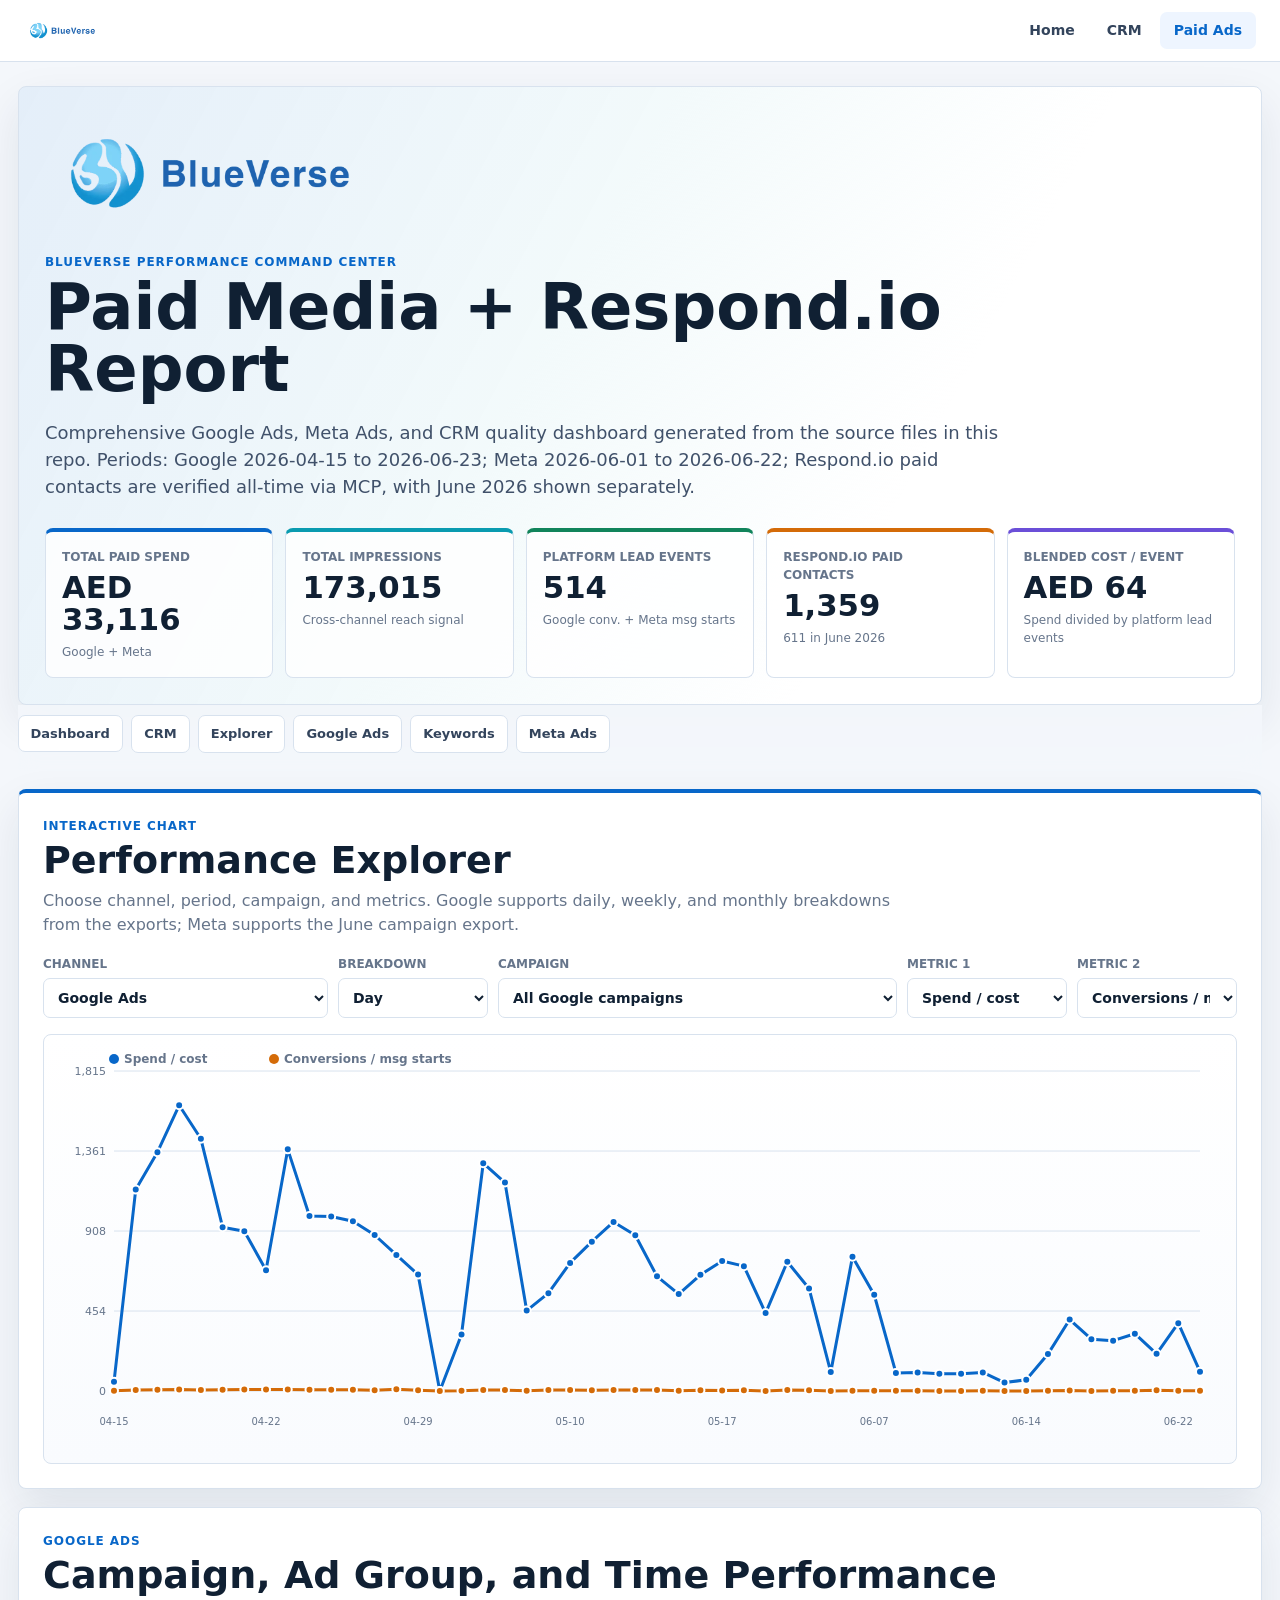
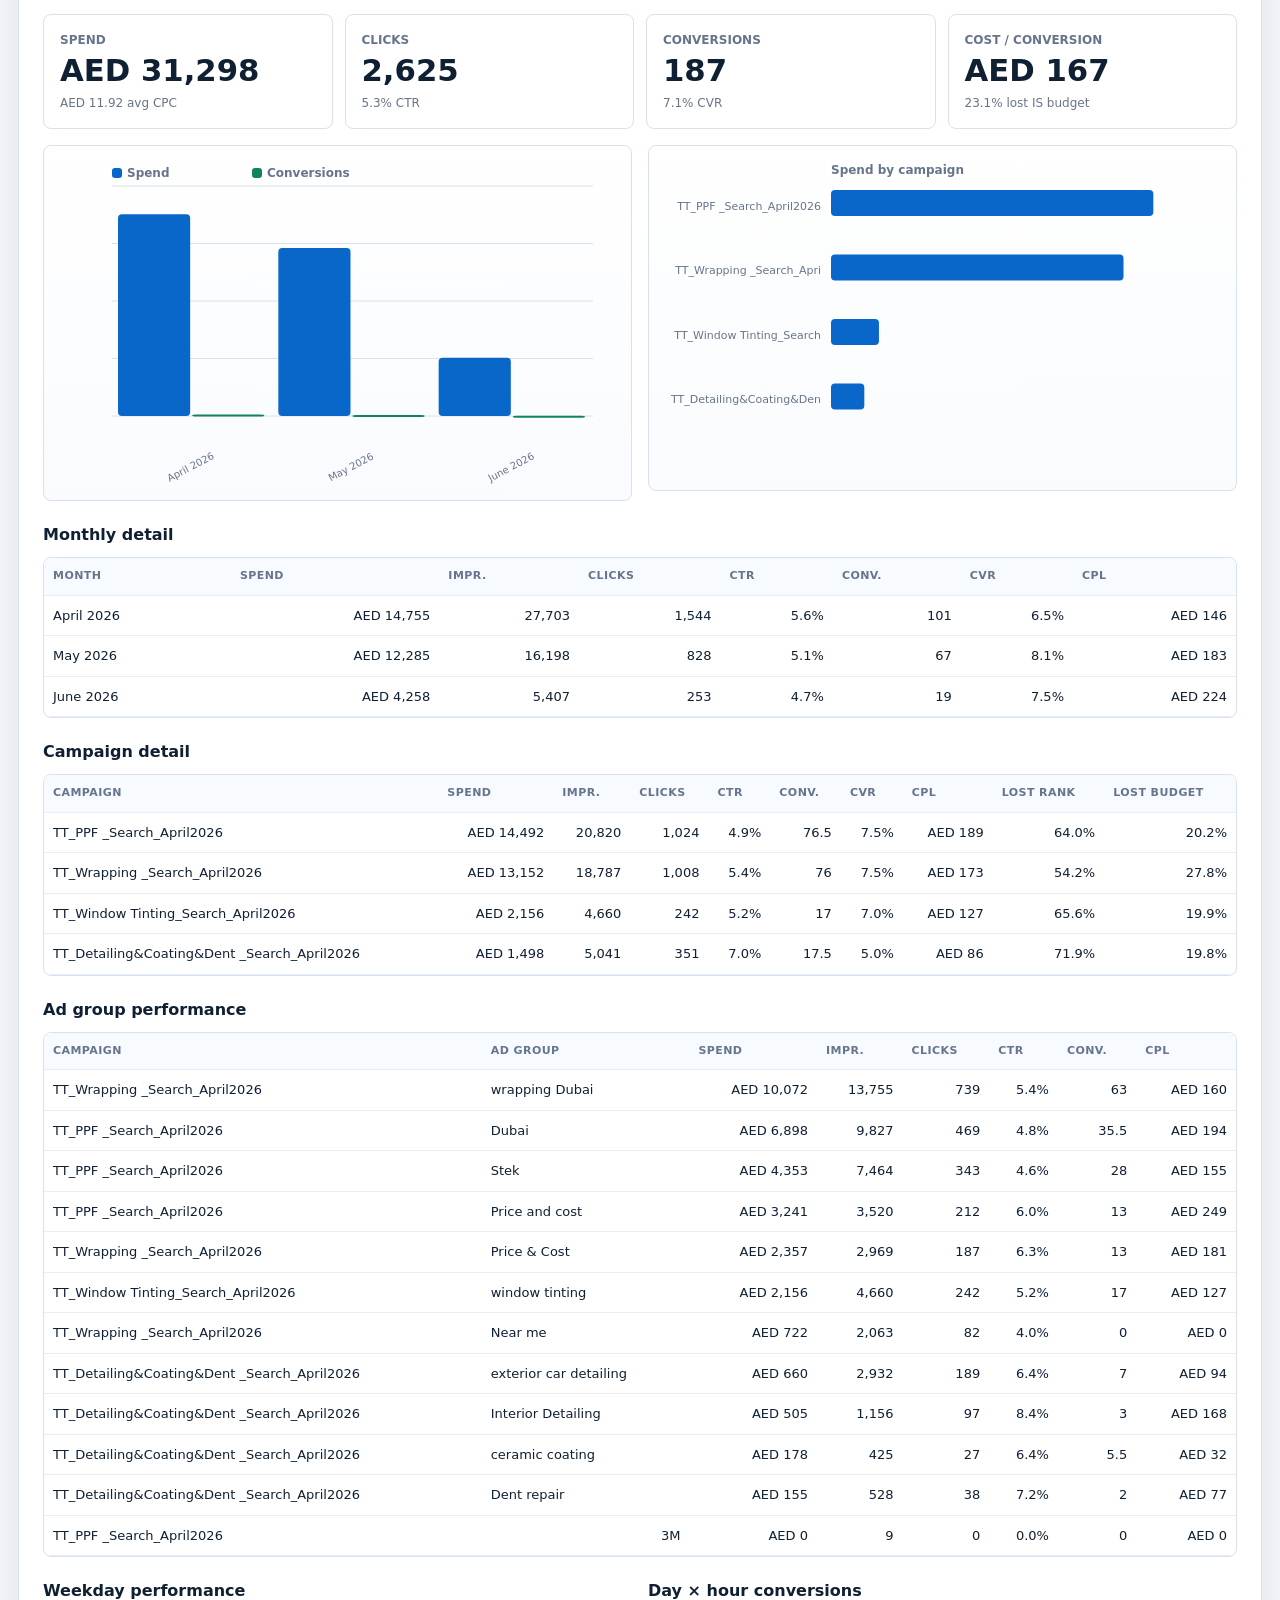
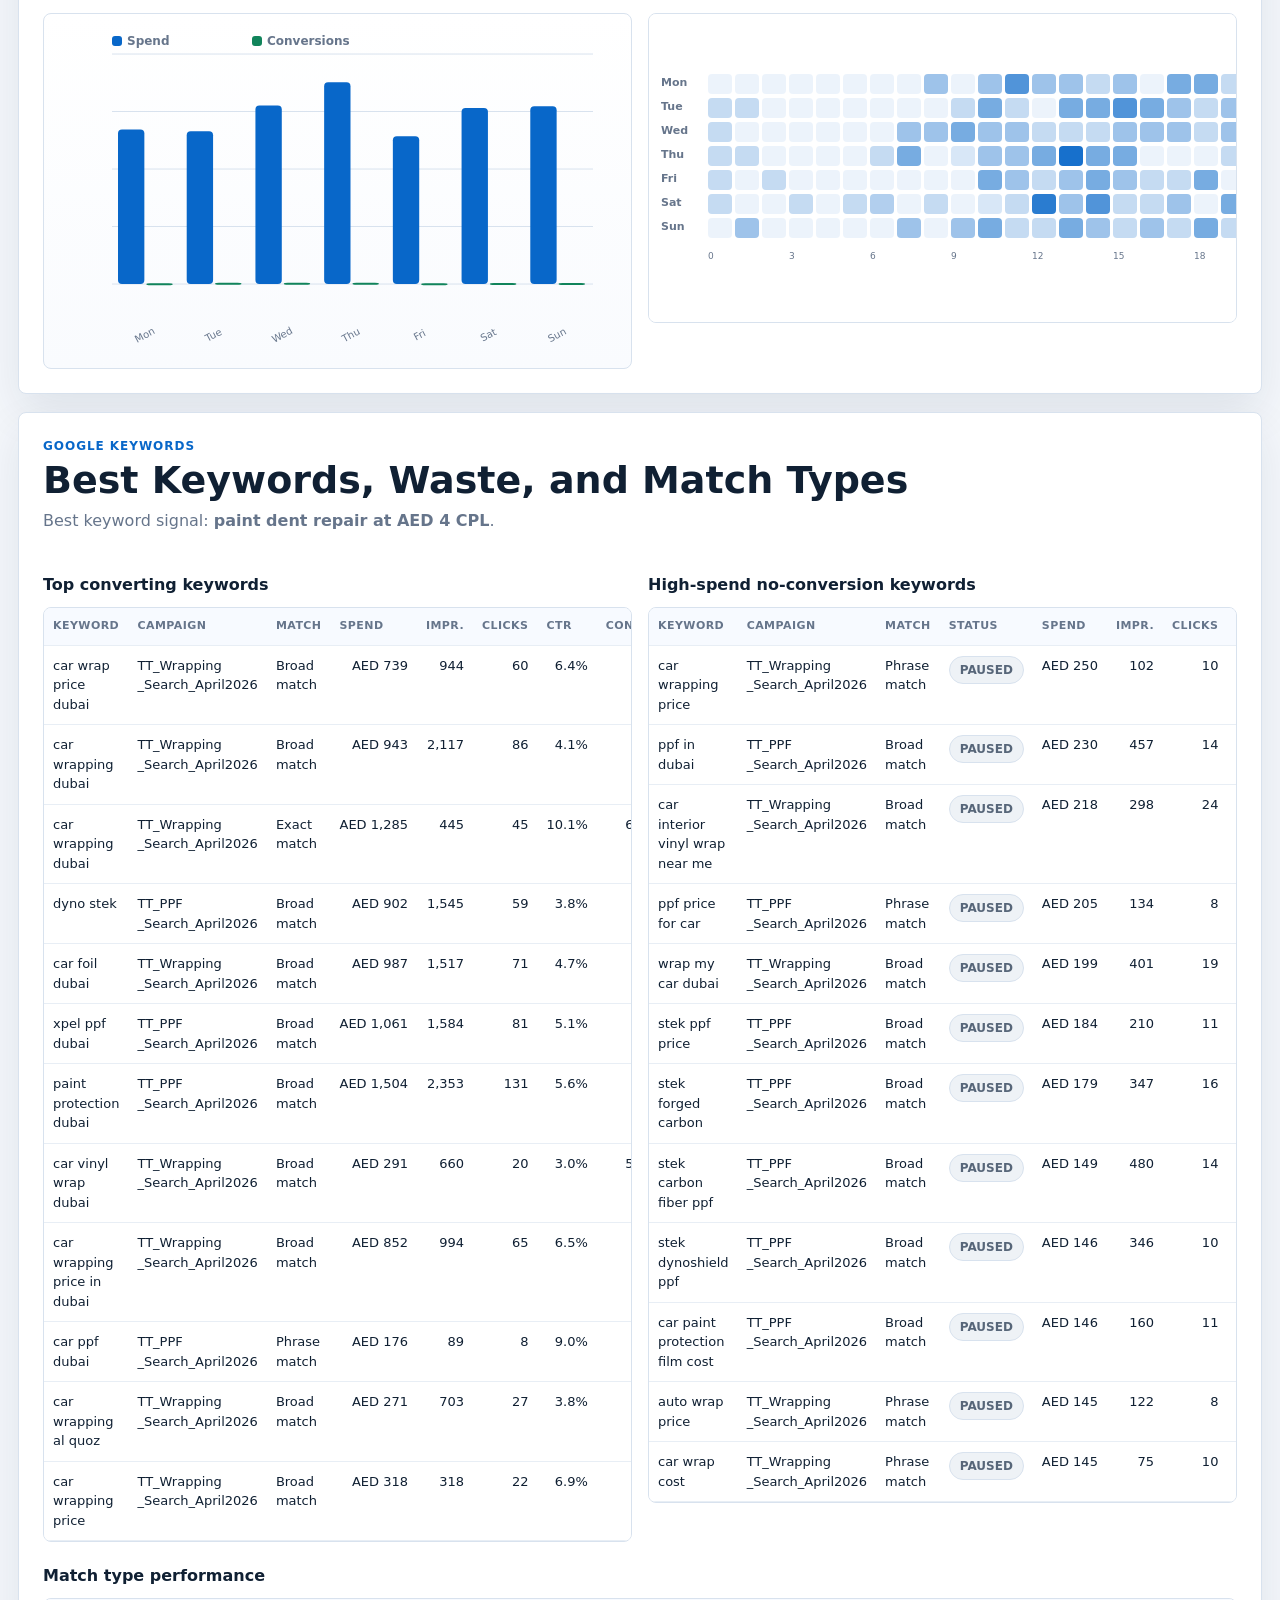
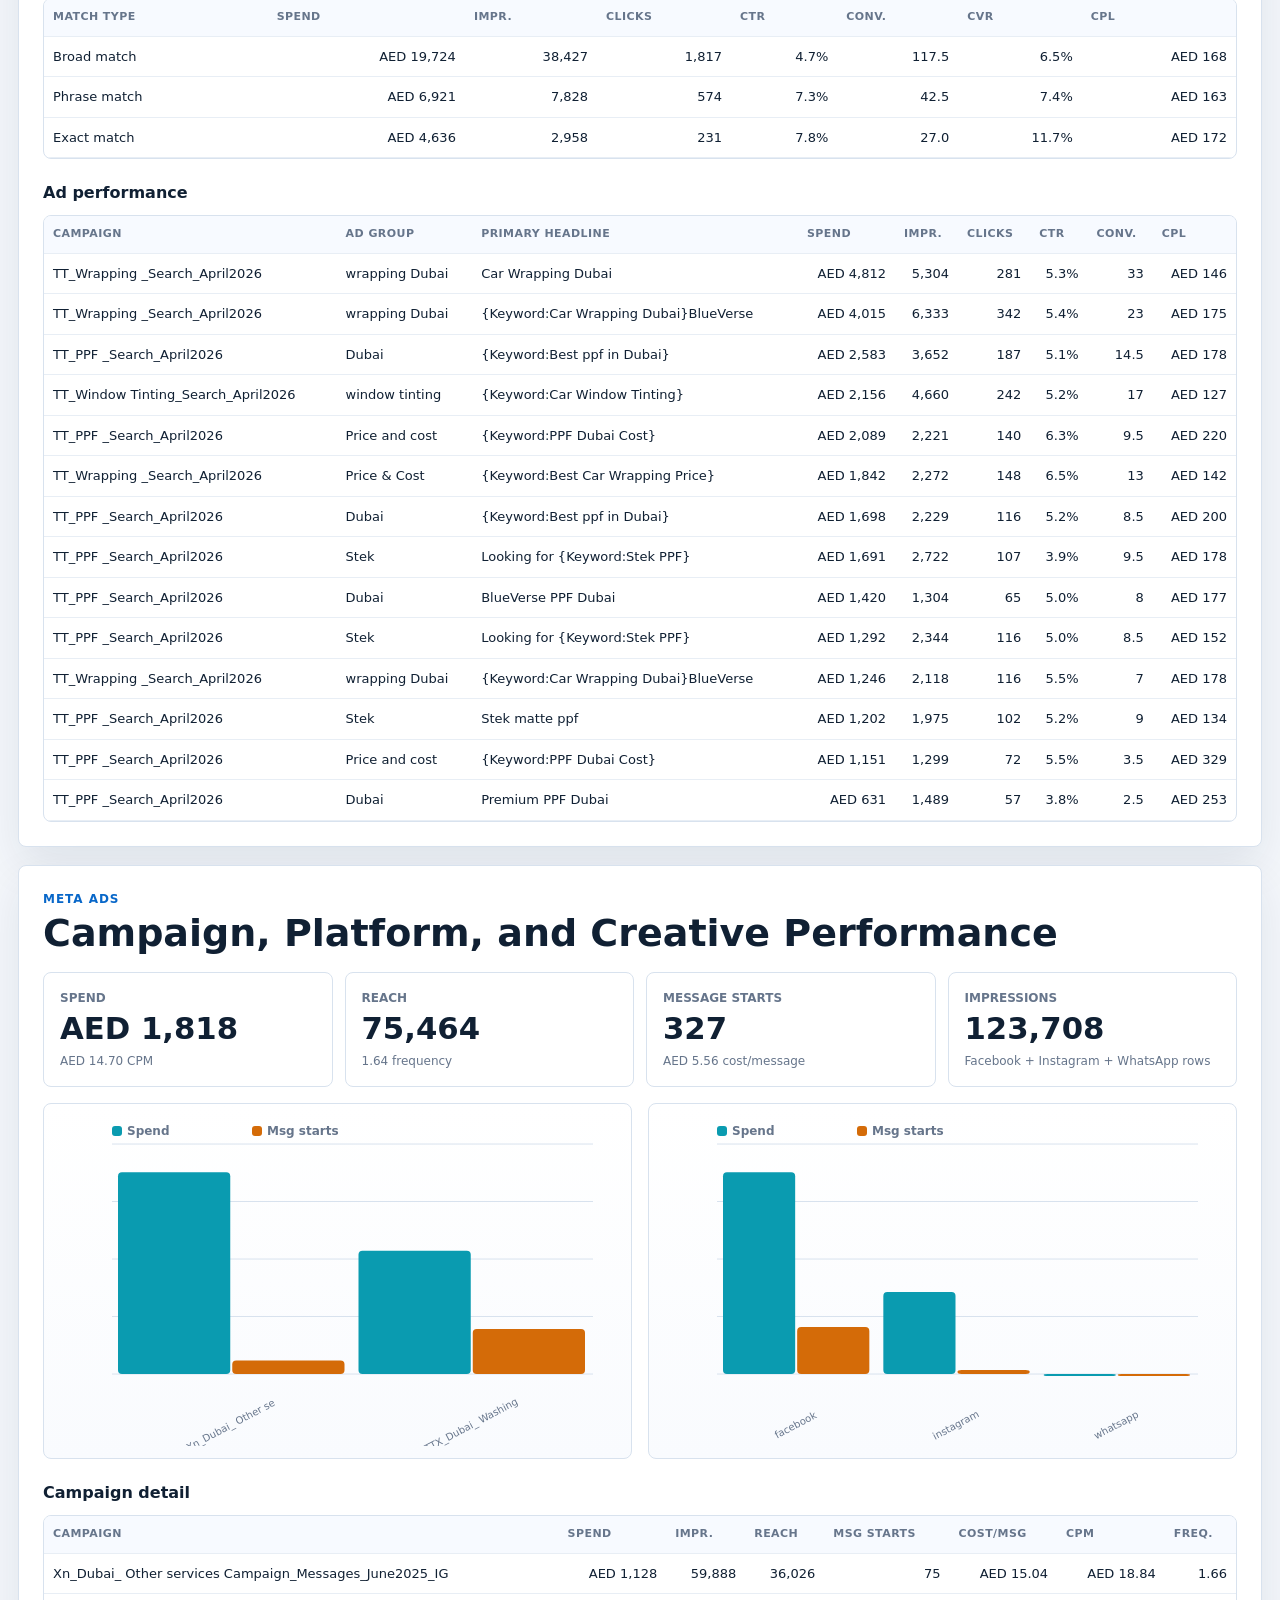
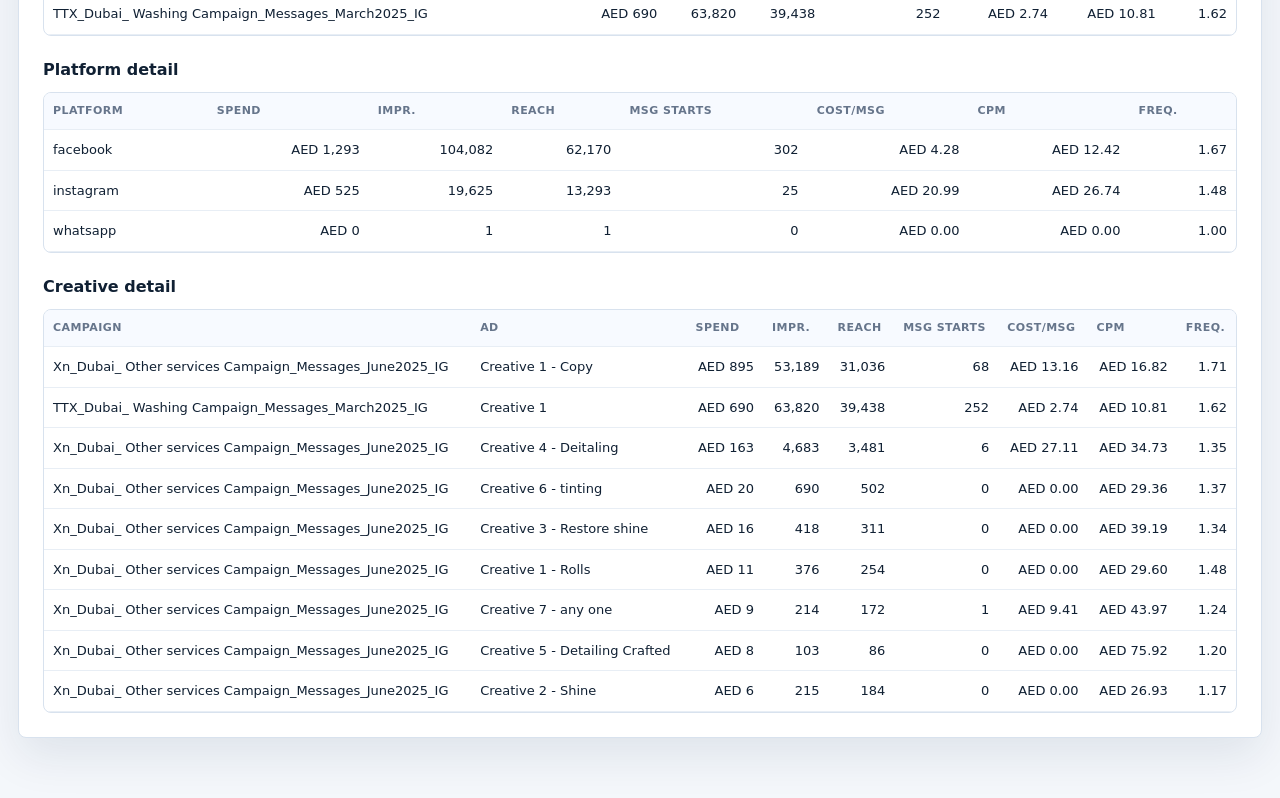
<file: paid.html>
<!doctype html>
<html lang="en">
<head>
  <meta charset="utf-8">
  <meta name="viewport" content="width=device-width, initial-scale=1">
  <title>Blueverse Paid Media Report</title>
  <link rel="stylesheet" href="src/styles.css">
</head>
<body>
<nav class="top-nav" aria-label="Main">
  <a class="brand" href="index.html">
    <img src="./assets/blueverse-logo.png" alt="BlueVerse logo">
  </a>
  <div class="links">
    <a href="index.html">Home</a>
    <a href="respond.html">CRM</a>
    <a href="paid.html" class="active">Paid Ads</a>
  </div>
</nav>

<main class="page">
<header class="hero">
      <div class="brand-row">
        <img class="brand-logo" src="./assets/blueverse-logo.png" alt="BlueVerse logo">
        <div>
          <p class="eyeline">Blueverse performance command center</p>
          <h1>Paid Media + Respond.io Report</h1>
        </div>
      </div>
      <p class="hero-copy">Comprehensive Google Ads, Meta Ads, and CRM quality dashboard generated from the source files in this repo. Periods: Google 2026-04-15 to 2026-06-23; Meta 2026-06-01 to 2026-06-22; Respond.io paid contacts are verified all-time via MCP, with June 2026 shown separately.</p>
      <div class="hero-grid" id="heroKpis"></div>
    </header>
<nav class="toc">
      <a href="index.html">Dashboard</a>
      <a href="respond.html">CRM</a>
      <a href="#explorer">Explorer</a>
      <a href="#google">Google Ads</a>
      <a href="#keywords">Keywords</a>
      <a href="#meta">Meta Ads</a>
    </nav>
<section id="explorer" class="panel primary-panel">
      <div class="section-head">
        <div>
          <p class="label">Interactive chart</p>
          <h2>Performance Explorer</h2>
          <p>Choose channel, period, campaign, and metrics. Google supports daily, weekly, and monthly breakdowns from the exports; Meta supports the June campaign export.</p>
        </div>
      </div>
      <div class="control-grid">
        <label>Channel<select id="explorerChannel"><option value="google">Google Ads</option><option value="meta">Meta Ads</option></select></label>
        <label>Breakdown<select id="explorerGranularity"><option value="day">Day</option><option value="week">Week</option><option value="month">Month</option></select></label>
        <label>Campaign<select id="explorerCampaign"></select></label>
        <label>Metric 1<select id="explorerMetric1"></select></label>
        <label>Metric 2<select id="explorerMetric2"></select></label>
      </div>
      <div class="chart-shell tall"><svg id="explorerChart" role="img" aria-label="Interactive performance chart"></svg></div>
    </section>
<section id="google" class="panel">
      <div class="section-head">
        <div>
          <p class="label">Google Ads</p>
          <h2>Campaign, Ad Group, and Time Performance</h2>
        </div>
      </div>
      <div class="kpi-grid compact">
        
      <article class="kpi ">
        <span>Spend</span>
        <strong>AED 31,298</strong>
        <small>AED 11.92 avg CPC</small>
      </article>
    
        
      <article class="kpi ">
        <span>Clicks</span>
        <strong>2,625</strong>
        <small>5.3% CTR</small>
      </article>
    
        
      <article class="kpi ">
        <span>Conversions</span>
        <strong>187</strong>
        <small>7.1% CVR</small>
      </article>
    
        
      <article class="kpi ">
        <span>Cost / conversion</span>
        <strong>AED 167</strong>
        <small>23.1% lost IS budget</small>
      </article>
    
      </div>
      <div class="grid-two">
        <div class="chart-shell"><svg id="googleMonthlyChart"></svg></div>
        <div class="chart-shell"><svg id="googleCampaignChart"></svg></div>
      </div>
      <h3>Monthly detail</h3>
      <div class="table-wrap "><table><thead><tr><th>Month</th><th>Spend</th><th>Impr.</th><th>Clicks</th><th>CTR</th><th>Conv.</th><th>CVR</th><th>CPL</th></tr></thead><tbody><tr><td class="">April 2026</td><td class="num">AED 14,755</td><td class="num">27,703</td><td class="num">1,544</td><td class="num">5.6%</td><td class="num">101</td><td class="num">6.5%</td><td class="num">AED 146</td></tr><tr><td class="">May 2026</td><td class="num">AED 12,285</td><td class="num">16,198</td><td class="num">828</td><td class="num">5.1%</td><td class="num">67</td><td class="num">8.1%</td><td class="num">AED 183</td></tr><tr><td class="">June 2026</td><td class="num">AED 4,258</td><td class="num">5,407</td><td class="num">253</td><td class="num">4.7%</td><td class="num">19</td><td class="num">7.5%</td><td class="num">AED 224</td></tr></tbody></table></div>
      <h3>Campaign detail</h3>
      <div class="table-wrap "><table><thead><tr><th>Campaign</th><th>Spend</th><th>Impr.</th><th>Clicks</th><th>CTR</th><th>Conv.</th><th>CVR</th><th>CPL</th><th>Lost Rank</th><th>Lost Budget</th></tr></thead><tbody><tr><td class="">TT_PPF _Search_April2026</td><td class="num">AED 14,492</td><td class="num">20,820</td><td class="num">1,024</td><td class="num">4.9%</td><td class="num">76.5</td><td class="num">7.5%</td><td class="num">AED 189</td><td class="num">64.0%</td><td class="num">20.2%</td></tr><tr><td class="">TT_Wrapping _Search_April2026</td><td class="num">AED 13,152</td><td class="num">18,787</td><td class="num">1,008</td><td class="num">5.4%</td><td class="num">76</td><td class="num">7.5%</td><td class="num">AED 173</td><td class="num">54.2%</td><td class="num">27.8%</td></tr><tr><td class="">TT_Window Tinting_Search_April2026</td><td class="num">AED 2,156</td><td class="num">4,660</td><td class="num">242</td><td class="num">5.2%</td><td class="num">17</td><td class="num">7.0%</td><td class="num">AED 127</td><td class="num">65.6%</td><td class="num">19.9%</td></tr><tr><td class="">TT_Detailing&amp;Coating&amp;Dent _Search_April2026</td><td class="num">AED 1,498</td><td class="num">5,041</td><td class="num">351</td><td class="num">7.0%</td><td class="num">17.5</td><td class="num">5.0%</td><td class="num">AED 86</td><td class="num">71.9%</td><td class="num">19.8%</td></tr></tbody></table></div>
      <h3>Ad group performance</h3>
      <div class="table-wrap "><table><thead><tr><th>Campaign</th><th>Ad group</th><th>Spend</th><th>Impr.</th><th>Clicks</th><th>CTR</th><th>Conv.</th><th>CPL</th></tr></thead><tbody><tr><td class="">TT_Wrapping _Search_April2026</td><td class="">wrapping Dubai</td><td class="num">AED 10,072</td><td class="num">13,755</td><td class="num">739</td><td class="num">5.4%</td><td class="num">63</td><td class="num">AED 160</td></tr><tr><td class="">TT_PPF _Search_April2026</td><td class="">Dubai</td><td class="num">AED 6,898</td><td class="num">9,827</td><td class="num">469</td><td class="num">4.8%</td><td class="num">35.5</td><td class="num">AED 194</td></tr><tr><td class="">TT_PPF _Search_April2026</td><td class="">Stek</td><td class="num">AED 4,353</td><td class="num">7,464</td><td class="num">343</td><td class="num">4.6%</td><td class="num">28</td><td class="num">AED 155</td></tr><tr><td class="">TT_PPF _Search_April2026</td><td class="">Price and cost</td><td class="num">AED 3,241</td><td class="num">3,520</td><td class="num">212</td><td class="num">6.0%</td><td class="num">13</td><td class="num">AED 249</td></tr><tr><td class="">TT_Wrapping _Search_April2026</td><td class="">Price &amp; Cost</td><td class="num">AED 2,357</td><td class="num">2,969</td><td class="num">187</td><td class="num">6.3%</td><td class="num">13</td><td class="num">AED 181</td></tr><tr><td class="">TT_Window Tinting_Search_April2026</td><td class="">window tinting</td><td class="num">AED 2,156</td><td class="num">4,660</td><td class="num">242</td><td class="num">5.2%</td><td class="num">17</td><td class="num">AED 127</td></tr><tr><td class="">TT_Wrapping _Search_April2026</td><td class="">Near me</td><td class="num">AED 722</td><td class="num">2,063</td><td class="num">82</td><td class="num">4.0%</td><td class="num">0</td><td class="num">AED 0</td></tr><tr><td class="">TT_Detailing&amp;Coating&amp;Dent _Search_April2026</td><td class="">exterior car detailing</td><td class="num">AED 660</td><td class="num">2,932</td><td class="num">189</td><td class="num">6.4%</td><td class="num">7</td><td class="num">AED 94</td></tr><tr><td class="">TT_Detailing&amp;Coating&amp;Dent _Search_April2026</td><td class="">Interior Detailing</td><td class="num">AED 505</td><td class="num">1,156</td><td class="num">97</td><td class="num">8.4%</td><td class="num">3</td><td class="num">AED 168</td></tr><tr><td class="">TT_Detailing&amp;Coating&amp;Dent _Search_April2026</td><td class="">ceramic coating</td><td class="num">AED 178</td><td class="num">425</td><td class="num">27</td><td class="num">6.4%</td><td class="num">5.5</td><td class="num">AED 32</td></tr><tr><td class="">TT_Detailing&amp;Coating&amp;Dent _Search_April2026</td><td class="">Dent repair</td><td class="num">AED 155</td><td class="num">528</td><td class="num">38</td><td class="num">7.2%</td><td class="num">2</td><td class="num">AED 77</td></tr><tr><td class="">TT_PPF _Search_April2026</td><td class="num">3M</td><td class="num">AED 0</td><td class="num">9</td><td class="num">0</td><td class="num">0.0%</td><td class="num">0</td><td class="num">AED 0</td></tr></tbody></table></div>
      <div class="grid-two">
        <div>
          <h3>Weekday performance</h3>
          <div class="chart-shell"><svg id="weekdayChart"></svg></div>
        </div>
        <div>
          <h3>Day × hour conversions</h3>
          <div class="heatmap" id="conversionHeatmap"></div>
        </div>
      </div>
    </section>
<section id="keywords" class="panel">
      <div class="section-head">
        <div>
          <p class="label">Google keywords</p>
          <h2>Best Keywords, Waste, and Match Types</h2>
          <p>Best keyword signal: <strong>paint dent repair at AED 4 CPL</strong>.</p>
        </div>
      </div>
      <div class="grid-two">
        <div>
          <h3>Top converting keywords</h3>
          <div class="table-wrap "><table><thead><tr><th>Keyword</th><th>Campaign</th><th>Match</th><th>Spend</th><th>Impr.</th><th>Clicks</th><th>CTR</th><th>Conv.</th><th>CPL</th><th>Action</th></tr></thead><tbody><tr><td class="">car wrap price dubai</td><td class="">TT_Wrapping _Search_April2026</td><td class="">Broad match</td><td class="num">AED 739</td><td class="num">944</td><td class="num">60</td><td class="num">6.4%</td><td class="num">7</td><td class="num">AED 106</td><td class=""><span class="badge action-scale">Scale</span></td></tr><tr><td class="">car wrapping dubai</td><td class="">TT_Wrapping _Search_April2026</td><td class="">Broad match</td><td class="num">AED 943</td><td class="num">2,117</td><td class="num">86</td><td class="num">4.1%</td><td class="num">7</td><td class="num">AED 135</td><td class=""><span class="badge action-scale">Scale</span></td></tr><tr><td class="">car wrapping dubai</td><td class="">TT_Wrapping _Search_April2026</td><td class="">Exact match</td><td class="num">AED 1,285</td><td class="num">445</td><td class="num">45</td><td class="num">10.1%</td><td class="num">6.5</td><td class="num">AED 199</td><td class=""><span class="badge action-scale">Scale</span></td></tr><tr><td class="">dyno stek</td><td class="">TT_PPF _Search_April2026</td><td class="">Broad match</td><td class="num">AED 902</td><td class="num">1,545</td><td class="num">59</td><td class="num">3.8%</td><td class="num">6</td><td class="num">AED 150</td><td class=""><span class="badge action-scale">Scale</span></td></tr><tr><td class="">car foil dubai</td><td class="">TT_Wrapping _Search_April2026</td><td class="">Broad match</td><td class="num">AED 987</td><td class="num">1,517</td><td class="num">71</td><td class="num">4.7%</td><td class="num">6</td><td class="num">AED 165</td><td class=""><span class="badge action-scale">Scale</span></td></tr><tr><td class="">xpel ppf dubai</td><td class="">TT_PPF _Search_April2026</td><td class="">Broad match</td><td class="num">AED 1,061</td><td class="num">1,584</td><td class="num">81</td><td class="num">5.1%</td><td class="num">6</td><td class="num">AED 177</td><td class=""><span class="badge action-scale">Scale</span></td></tr><tr><td class="">paint protection dubai</td><td class="">TT_PPF _Search_April2026</td><td class="">Broad match</td><td class="num">AED 1,504</td><td class="num">2,353</td><td class="num">131</td><td class="num">5.6%</td><td class="num">6</td><td class="num">AED 251</td><td class=""><span class="badge action-keep">Keep</span></td></tr><tr><td class="">car vinyl wrap dubai</td><td class="">TT_Wrapping _Search_April2026</td><td class="">Broad match</td><td class="num">AED 291</td><td class="num">660</td><td class="num">20</td><td class="num">3.0%</td><td class="num">5.5</td><td class="num">AED 53</td><td class=""><span class="badge action-scale">Scale</span></td></tr><tr><td class="">car wrapping price in dubai</td><td class="">TT_Wrapping _Search_April2026</td><td class="">Broad match</td><td class="num">AED 852</td><td class="num">994</td><td class="num">65</td><td class="num">6.5%</td><td class="num">5</td><td class="num">AED 170</td><td class=""><span class="badge action-scale">Scale</span></td></tr><tr><td class="">car ppf dubai</td><td class="">TT_PPF _Search_April2026</td><td class="">Phrase match</td><td class="num">AED 176</td><td class="num">89</td><td class="num">8</td><td class="num">9.0%</td><td class="num">4</td><td class="num">AED 44</td><td class=""><span class="badge action-keep">Keep</span></td></tr><tr><td class="">car wrapping al quoz</td><td class="">TT_Wrapping _Search_April2026</td><td class="">Broad match</td><td class="num">AED 271</td><td class="num">703</td><td class="num">27</td><td class="num">3.8%</td><td class="num">4</td><td class="num">AED 68</td><td class=""><span class="badge action-keep">Keep</span></td></tr><tr><td class="">car wrapping price</td><td class="">TT_Wrapping _Search_April2026</td><td class="">Broad match</td><td class="num">AED 318</td><td class="num">318</td><td class="num">22</td><td class="num">6.9%</td><td class="num">4</td><td class="num">AED 80</td><td class=""><span class="badge action-keep">Keep</span></td></tr></tbody></table></div>
        </div>
        <div>
          <h3>High-spend no-conversion keywords</h3>
          <div class="table-wrap "><table><thead><tr><th>Keyword</th><th>Campaign</th><th>Match</th><th>Status</th><th>Spend</th><th>Impr.</th><th>Clicks</th><th>CTR</th><th>Conv.</th><th>CPL</th><th>Action</th></tr></thead><tbody><tr><td class="">car wrapping price</td><td class="">TT_Wrapping _Search_April2026</td><td class="">Phrase match</td><td class=""><span class="badge muted">Paused</span></td><td class="num">AED 250</td><td class="num">102</td><td class="num">10</td><td class="num">9.8%</td><td class="num">0</td><td class="num">AED 0</td><td class=""><span class="badge action-monitor">Monitor</span></td></tr><tr><td class="">ppf in dubai</td><td class="">TT_PPF _Search_April2026</td><td class="">Broad match</td><td class=""><span class="badge muted">Paused</span></td><td class="num">AED 230</td><td class="num">457</td><td class="num">14</td><td class="num">3.1%</td><td class="num">0</td><td class="num">AED 0</td><td class=""><span class="badge action-monitor">Monitor</span></td></tr><tr><td class="">car interior vinyl wrap near me</td><td class="">TT_Wrapping _Search_April2026</td><td class="">Broad match</td><td class=""><span class="badge muted">Paused</span></td><td class="num">AED 218</td><td class="num">298</td><td class="num">24</td><td class="num">8.1%</td><td class="num">0</td><td class="num">AED 0</td><td class=""><span class="badge action-monitor">Monitor</span></td></tr><tr><td class="">ppf price for car</td><td class="">TT_PPF _Search_April2026</td><td class="">Phrase match</td><td class=""><span class="badge muted">Paused</span></td><td class="num">AED 205</td><td class="num">134</td><td class="num">8</td><td class="num">6.0%</td><td class="num">0</td><td class="num">AED 0</td><td class=""><span class="badge action-monitor">Monitor</span></td></tr><tr><td class="">wrap my car dubai</td><td class="">TT_Wrapping _Search_April2026</td><td class="">Broad match</td><td class=""><span class="badge muted">Paused</span></td><td class="num">AED 199</td><td class="num">401</td><td class="num">19</td><td class="num">4.7%</td><td class="num">0</td><td class="num">AED 0</td><td class=""><span class="badge action-monitor">Monitor</span></td></tr><tr><td class="">stek ppf price</td><td class="">TT_PPF _Search_April2026</td><td class="">Broad match</td><td class=""><span class="badge muted">Paused</span></td><td class="num">AED 184</td><td class="num">210</td><td class="num">11</td><td class="num">5.2%</td><td class="num">0</td><td class="num">AED 0</td><td class=""><span class="badge action-monitor">Monitor</span></td></tr><tr><td class="">stek forged carbon</td><td class="">TT_PPF _Search_April2026</td><td class="">Broad match</td><td class=""><span class="badge muted">Paused</span></td><td class="num">AED 179</td><td class="num">347</td><td class="num">16</td><td class="num">4.6%</td><td class="num">0</td><td class="num">AED 0</td><td class=""><span class="badge action-monitor">Monitor</span></td></tr><tr><td class="">stek carbon fiber ppf</td><td class="">TT_PPF _Search_April2026</td><td class="">Broad match</td><td class=""><span class="badge muted">Paused</span></td><td class="num">AED 149</td><td class="num">480</td><td class="num">14</td><td class="num">2.9%</td><td class="num">0</td><td class="num">AED 0</td><td class=""><span class="badge action-monitor">Monitor</span></td></tr><tr><td class="">stek dynoshield ppf</td><td class="">TT_PPF _Search_April2026</td><td class="">Broad match</td><td class=""><span class="badge muted">Paused</span></td><td class="num">AED 146</td><td class="num">346</td><td class="num">10</td><td class="num">2.9%</td><td class="num">0</td><td class="num">AED 0</td><td class=""><span class="badge action-monitor">Monitor</span></td></tr><tr><td class="">car paint protection film cost</td><td class="">TT_PPF _Search_April2026</td><td class="">Broad match</td><td class=""><span class="badge muted">Paused</span></td><td class="num">AED 146</td><td class="num">160</td><td class="num">11</td><td class="num">6.9%</td><td class="num">0</td><td class="num">AED 0</td><td class=""><span class="badge action-monitor">Monitor</span></td></tr><tr><td class="">auto wrap price</td><td class="">TT_Wrapping _Search_April2026</td><td class="">Phrase match</td><td class=""><span class="badge muted">Paused</span></td><td class="num">AED 145</td><td class="num">122</td><td class="num">8</td><td class="num">6.6%</td><td class="num">0</td><td class="num">AED 0</td><td class=""><span class="badge action-monitor">Monitor</span></td></tr><tr><td class="">car wrap cost</td><td class="">TT_Wrapping _Search_April2026</td><td class="">Phrase match</td><td class=""><span class="badge muted">Paused</span></td><td class="num">AED 145</td><td class="num">75</td><td class="num">10</td><td class="num">13.3%</td><td class="num">0</td><td class="num">AED 0</td><td class=""><span class="badge action-monitor">Monitor</span></td></tr></tbody></table></div>
        </div>
      </div>
      <h3>Match type performance</h3>
      <div class="table-wrap "><table><thead><tr><th>Match type</th><th>Spend</th><th>Impr.</th><th>Clicks</th><th>CTR</th><th>Conv.</th><th>CVR</th><th>CPL</th></tr></thead><tbody><tr><td class="">Broad match</td><td class="num">AED 19,724</td><td class="num">38,427</td><td class="num">1,817</td><td class="num">4.7%</td><td class="num">117.5</td><td class="num">6.5%</td><td class="num">AED 168</td></tr><tr><td class="">Phrase match</td><td class="num">AED 6,921</td><td class="num">7,828</td><td class="num">574</td><td class="num">7.3%</td><td class="num">42.5</td><td class="num">7.4%</td><td class="num">AED 163</td></tr><tr><td class="">Exact match</td><td class="num">AED 4,636</td><td class="num">2,958</td><td class="num">231</td><td class="num">7.8%</td><td class="num">27.0</td><td class="num">11.7%</td><td class="num">AED 172</td></tr></tbody></table></div>
      <h3>Ad performance</h3>
      <div class="table-wrap "><table><thead><tr><th>Campaign</th><th>Ad group</th><th>Primary headline</th><th>Spend</th><th>Impr.</th><th>Clicks</th><th>CTR</th><th>Conv.</th><th>CPL</th></tr></thead><tbody><tr><td class="">TT_Wrapping _Search_April2026</td><td class="">wrapping Dubai</td><td class="">Car Wrapping Dubai</td><td class="num">AED 4,812</td><td class="num">5,304</td><td class="num">281</td><td class="num">5.3%</td><td class="num">33</td><td class="num">AED 146</td></tr><tr><td class="">TT_Wrapping _Search_April2026</td><td class="">wrapping Dubai</td><td class="">{Keyword:Car Wrapping Dubai}BlueVerse</td><td class="num">AED 4,015</td><td class="num">6,333</td><td class="num">342</td><td class="num">5.4%</td><td class="num">23</td><td class="num">AED 175</td></tr><tr><td class="">TT_PPF _Search_April2026</td><td class="">Dubai</td><td class="">{Keyword:Best ppf in Dubai}</td><td class="num">AED 2,583</td><td class="num">3,652</td><td class="num">187</td><td class="num">5.1%</td><td class="num">14.5</td><td class="num">AED 178</td></tr><tr><td class="">TT_Window Tinting_Search_April2026</td><td class="">window tinting</td><td class="">{Keyword:Car Window Tinting}</td><td class="num">AED 2,156</td><td class="num">4,660</td><td class="num">242</td><td class="num">5.2%</td><td class="num">17</td><td class="num">AED 127</td></tr><tr><td class="">TT_PPF _Search_April2026</td><td class="">Price and cost</td><td class="">{Keyword:PPF Dubai Cost}</td><td class="num">AED 2,089</td><td class="num">2,221</td><td class="num">140</td><td class="num">6.3%</td><td class="num">9.5</td><td class="num">AED 220</td></tr><tr><td class="">TT_Wrapping _Search_April2026</td><td class="">Price &amp; Cost</td><td class="">{Keyword:Best Car Wrapping Price}</td><td class="num">AED 1,842</td><td class="num">2,272</td><td class="num">148</td><td class="num">6.5%</td><td class="num">13</td><td class="num">AED 142</td></tr><tr><td class="">TT_PPF _Search_April2026</td><td class="">Dubai</td><td class="">{Keyword:Best ppf in Dubai}</td><td class="num">AED 1,698</td><td class="num">2,229</td><td class="num">116</td><td class="num">5.2%</td><td class="num">8.5</td><td class="num">AED 200</td></tr><tr><td class="">TT_PPF _Search_April2026</td><td class="">Stek</td><td class="">Looking for {Keyword:Stek PPF}</td><td class="num">AED 1,691</td><td class="num">2,722</td><td class="num">107</td><td class="num">3.9%</td><td class="num">9.5</td><td class="num">AED 178</td></tr><tr><td class="">TT_PPF _Search_April2026</td><td class="">Dubai</td><td class="">BlueVerse PPF Dubai</td><td class="num">AED 1,420</td><td class="num">1,304</td><td class="num">65</td><td class="num">5.0%</td><td class="num">8</td><td class="num">AED 177</td></tr><tr><td class="">TT_PPF _Search_April2026</td><td class="">Stek</td><td class="">Looking for {Keyword:Stek PPF}</td><td class="num">AED 1,292</td><td class="num">2,344</td><td class="num">116</td><td class="num">5.0%</td><td class="num">8.5</td><td class="num">AED 152</td></tr><tr><td class="">TT_Wrapping _Search_April2026</td><td class="">wrapping Dubai</td><td class="">{Keyword:Car Wrapping Dubai}BlueVerse</td><td class="num">AED 1,246</td><td class="num">2,118</td><td class="num">116</td><td class="num">5.5%</td><td class="num">7</td><td class="num">AED 178</td></tr><tr><td class="">TT_PPF _Search_April2026</td><td class="">Stek</td><td class="">Stek matte ppf</td><td class="num">AED 1,202</td><td class="num">1,975</td><td class="num">102</td><td class="num">5.2%</td><td class="num">9</td><td class="num">AED 134</td></tr><tr><td class="">TT_PPF _Search_April2026</td><td class="">Price and cost</td><td class="">{Keyword:PPF Dubai Cost}</td><td class="num">AED 1,151</td><td class="num">1,299</td><td class="num">72</td><td class="num">5.5%</td><td class="num">3.5</td><td class="num">AED 329</td></tr><tr><td class="">TT_PPF _Search_April2026</td><td class="">Dubai</td><td class="">Premium PPF Dubai</td><td class="num">AED 631</td><td class="num">1,489</td><td class="num">57</td><td class="num">3.8%</td><td class="num">2.5</td><td class="num">AED 253</td></tr></tbody></table></div>
    </section>
<section id="meta" class="panel">
      <div class="section-head">
        <div>
          <p class="label">Meta Ads</p>
          <h2>Campaign, Platform, and Creative Performance</h2>
        </div>
      </div>
      <div class="kpi-grid compact">
        
      <article class="kpi ">
        <span>Spend</span>
        <strong>AED 1,818</strong>
        <small>AED 14.70 CPM</small>
      </article>
    
        
      <article class="kpi ">
        <span>Reach</span>
        <strong>75,464</strong>
        <small>1.64 frequency</small>
      </article>
    
        
      <article class="kpi ">
        <span>Message starts</span>
        <strong>327</strong>
        <small>AED 5.56 cost/message</small>
      </article>
    
        
      <article class="kpi ">
        <span>Impressions</span>
        <strong>123,708</strong>
        <small>Facebook + Instagram + WhatsApp rows</small>
      </article>
    
      </div>
      <div class="grid-two">
        <div class="chart-shell"><svg id="metaCampaignChart"></svg></div>
        <div class="chart-shell"><svg id="metaPlatformChart"></svg></div>
      </div>
      <h3>Campaign detail</h3>
      <div class="table-wrap "><table><thead><tr><th>Campaign</th><th>Spend</th><th>Impr.</th><th>Reach</th><th>Msg starts</th><th>Cost/msg</th><th>CPM</th><th>Freq.</th></tr></thead><tbody><tr><td class="">Xn_Dubai_ Other services Campaign_Messages_June2025_IG</td><td class="num">AED 1,128</td><td class="num">59,888</td><td class="num">36,026</td><td class="num">75</td><td class="num">AED 15.04</td><td class="num">AED 18.84</td><td class="num">1.66</td></tr><tr><td class="">TTX_Dubai_ Washing Campaign_Messages_March2025_IG</td><td class="num">AED 690</td><td class="num">63,820</td><td class="num">39,438</td><td class="num">252</td><td class="num">AED 2.74</td><td class="num">AED 10.81</td><td class="num">1.62</td></tr></tbody></table></div>
      <h3>Platform detail</h3>
      <div class="table-wrap "><table><thead><tr><th>Platform</th><th>Spend</th><th>Impr.</th><th>Reach</th><th>Msg starts</th><th>Cost/msg</th><th>CPM</th><th>Freq.</th></tr></thead><tbody><tr><td class="">facebook</td><td class="num">AED 1,293</td><td class="num">104,082</td><td class="num">62,170</td><td class="num">302</td><td class="num">AED 4.28</td><td class="num">AED 12.42</td><td class="num">1.67</td></tr><tr><td class="">instagram</td><td class="num">AED 525</td><td class="num">19,625</td><td class="num">13,293</td><td class="num">25</td><td class="num">AED 20.99</td><td class="num">AED 26.74</td><td class="num">1.48</td></tr><tr><td class="">whatsapp</td><td class="num">AED 0</td><td class="num">1</td><td class="num">1</td><td class="num">0</td><td class="num">AED 0.00</td><td class="num">AED 0.00</td><td class="num">1.00</td></tr></tbody></table></div>
      <h3>Creative detail</h3>
      <div class="table-wrap "><table><thead><tr><th>Campaign</th><th>Ad</th><th>Spend</th><th>Impr.</th><th>Reach</th><th>Msg starts</th><th>Cost/msg</th><th>CPM</th><th>Freq.</th></tr></thead><tbody><tr><td class="">Xn_Dubai_ Other services Campaign_Messages_June2025_IG</td><td class="">Creative 1 - Copy</td><td class="num">AED 895</td><td class="num">53,189</td><td class="num">31,036</td><td class="num">68</td><td class="num">AED 13.16</td><td class="num">AED 16.82</td><td class="num">1.71</td></tr><tr><td class="">TTX_Dubai_ Washing Campaign_Messages_March2025_IG</td><td class="">Creative 1</td><td class="num">AED 690</td><td class="num">63,820</td><td class="num">39,438</td><td class="num">252</td><td class="num">AED 2.74</td><td class="num">AED 10.81</td><td class="num">1.62</td></tr><tr><td class="">Xn_Dubai_ Other services Campaign_Messages_June2025_IG</td><td class="">Creative 4 - Deitaling</td><td class="num">AED 163</td><td class="num">4,683</td><td class="num">3,481</td><td class="num">6</td><td class="num">AED 27.11</td><td class="num">AED 34.73</td><td class="num">1.35</td></tr><tr><td class="">Xn_Dubai_ Other services Campaign_Messages_June2025_IG</td><td class="">Creative 6 - tinting</td><td class="num">AED 20</td><td class="num">690</td><td class="num">502</td><td class="num">0</td><td class="num">AED 0.00</td><td class="num">AED 29.36</td><td class="num">1.37</td></tr><tr><td class="">Xn_Dubai_ Other services Campaign_Messages_June2025_IG</td><td class="">Creative 3 - Restore shine</td><td class="num">AED 16</td><td class="num">418</td><td class="num">311</td><td class="num">0</td><td class="num">AED 0.00</td><td class="num">AED 39.19</td><td class="num">1.34</td></tr><tr><td class="">Xn_Dubai_ Other services Campaign_Messages_June2025_IG</td><td class="">Creative 1 - Rolls</td><td class="num">AED 11</td><td class="num">376</td><td class="num">254</td><td class="num">0</td><td class="num">AED 0.00</td><td class="num">AED 29.60</td><td class="num">1.48</td></tr><tr><td class="">Xn_Dubai_ Other services Campaign_Messages_June2025_IG</td><td class="">Creative 7 - any one</td><td class="num">AED 9</td><td class="num">214</td><td class="num">172</td><td class="num">1</td><td class="num">AED 9.41</td><td class="num">AED 43.97</td><td class="num">1.24</td></tr><tr><td class="">Xn_Dubai_ Other services Campaign_Messages_June2025_IG</td><td class="">Creative 5 - Detailing Crafted</td><td class="num">AED 8</td><td class="num">103</td><td class="num">86</td><td class="num">0</td><td class="num">AED 0.00</td><td class="num">AED 75.92</td><td class="num">1.20</td></tr><tr><td class="">Xn_Dubai_ Other services Campaign_Messages_June2025_IG</td><td class="">Creative 2 - Shine</td><td class="num">AED 6</td><td class="num">215</td><td class="num">184</td><td class="num">0</td><td class="num">AED 0.00</td><td class="num">AED 26.93</td><td class="num">1.17</td></tr></tbody></table></div>
    </section>
  </main>

  <div class="tooltip" id="tooltip"></div>
  <script src="report-data.js"></script>
  <script src="charts.js"></script>
  <script src="src/index.js"></script>
<script src="paid.js"></script>
</body>
</html>
</file>
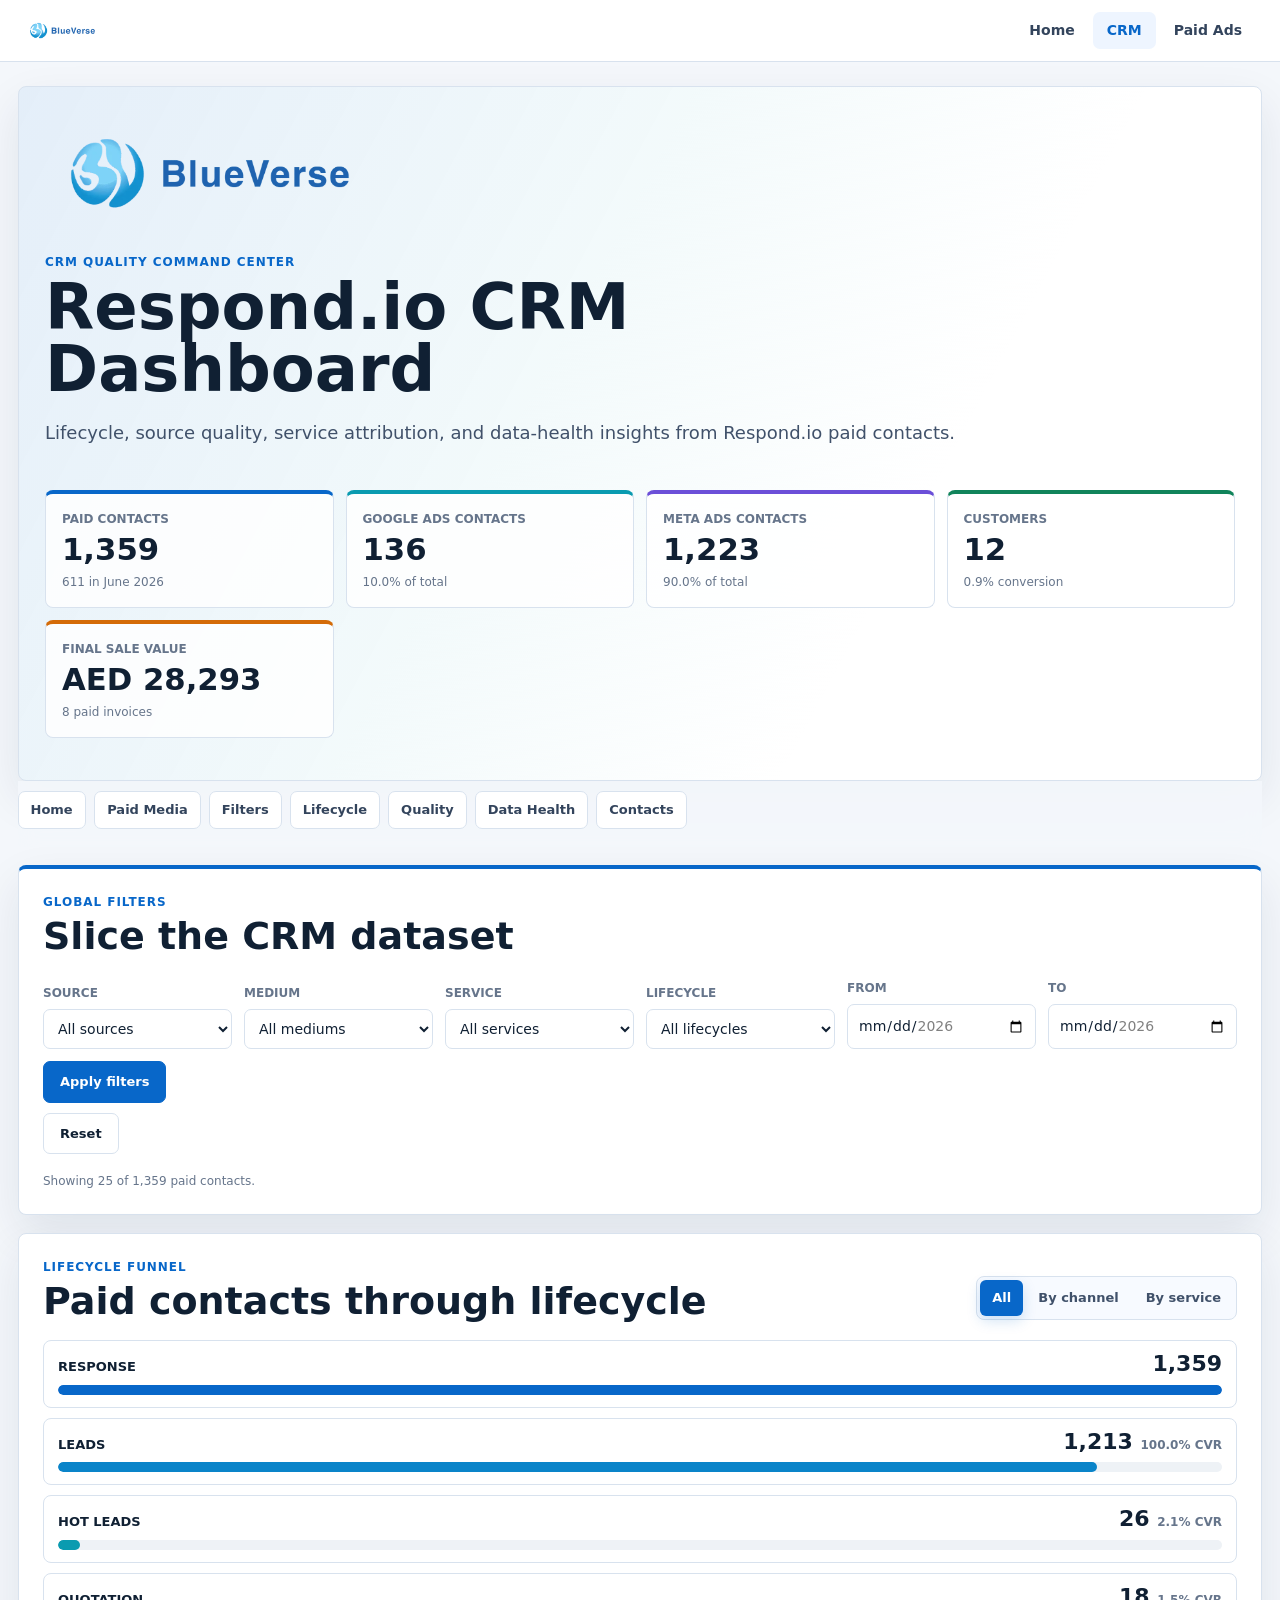
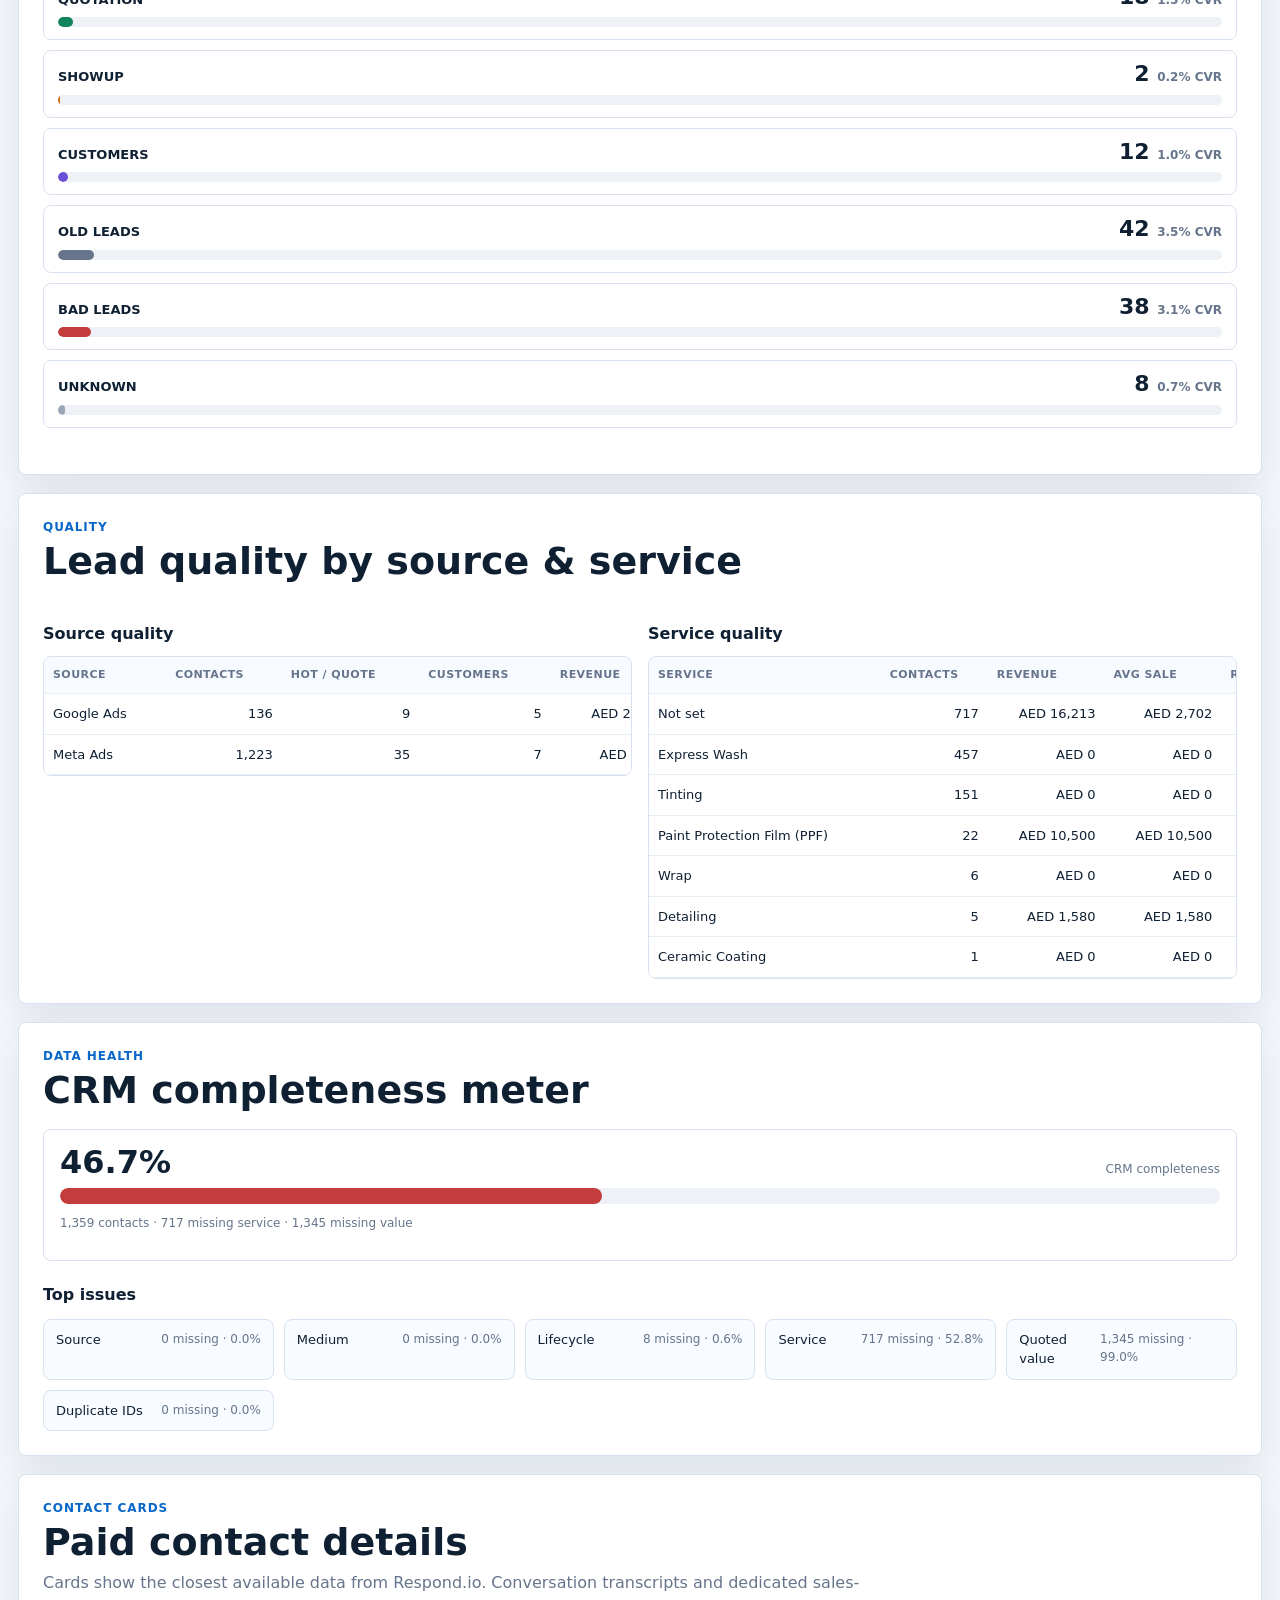
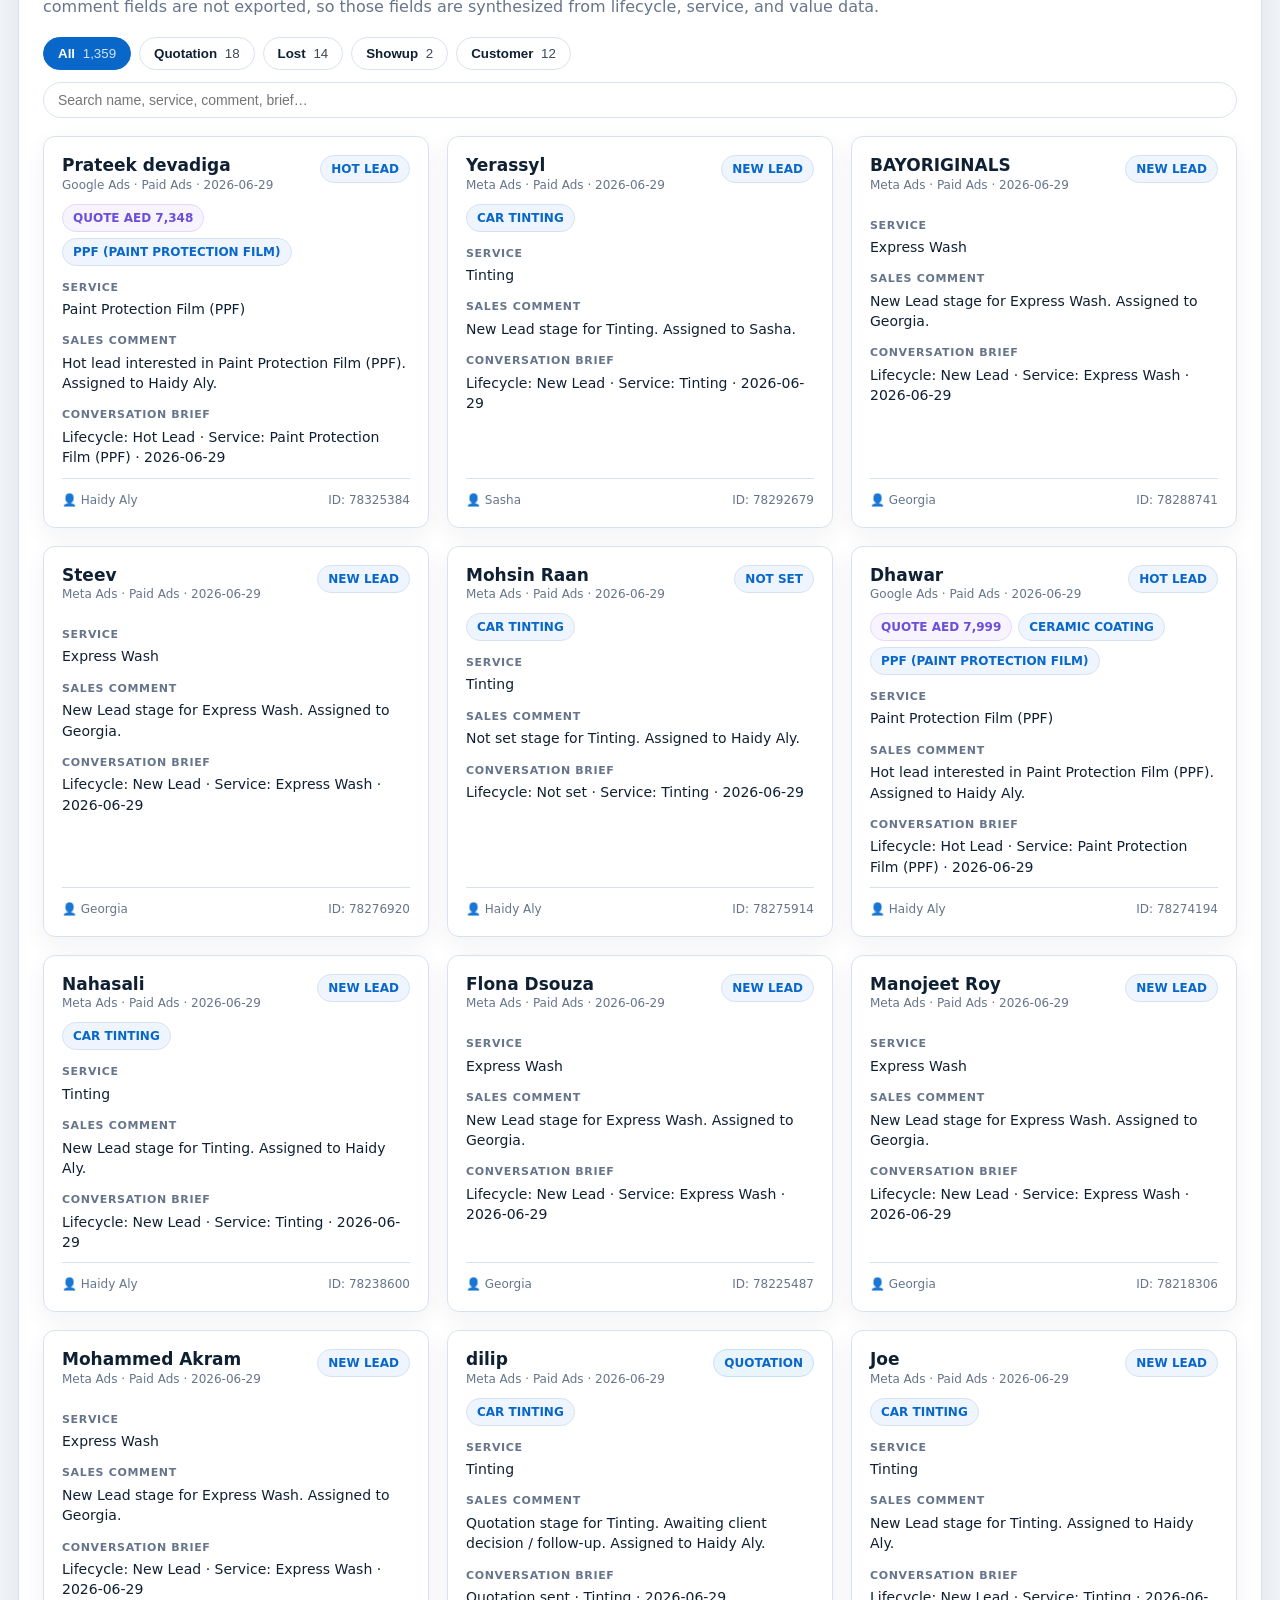
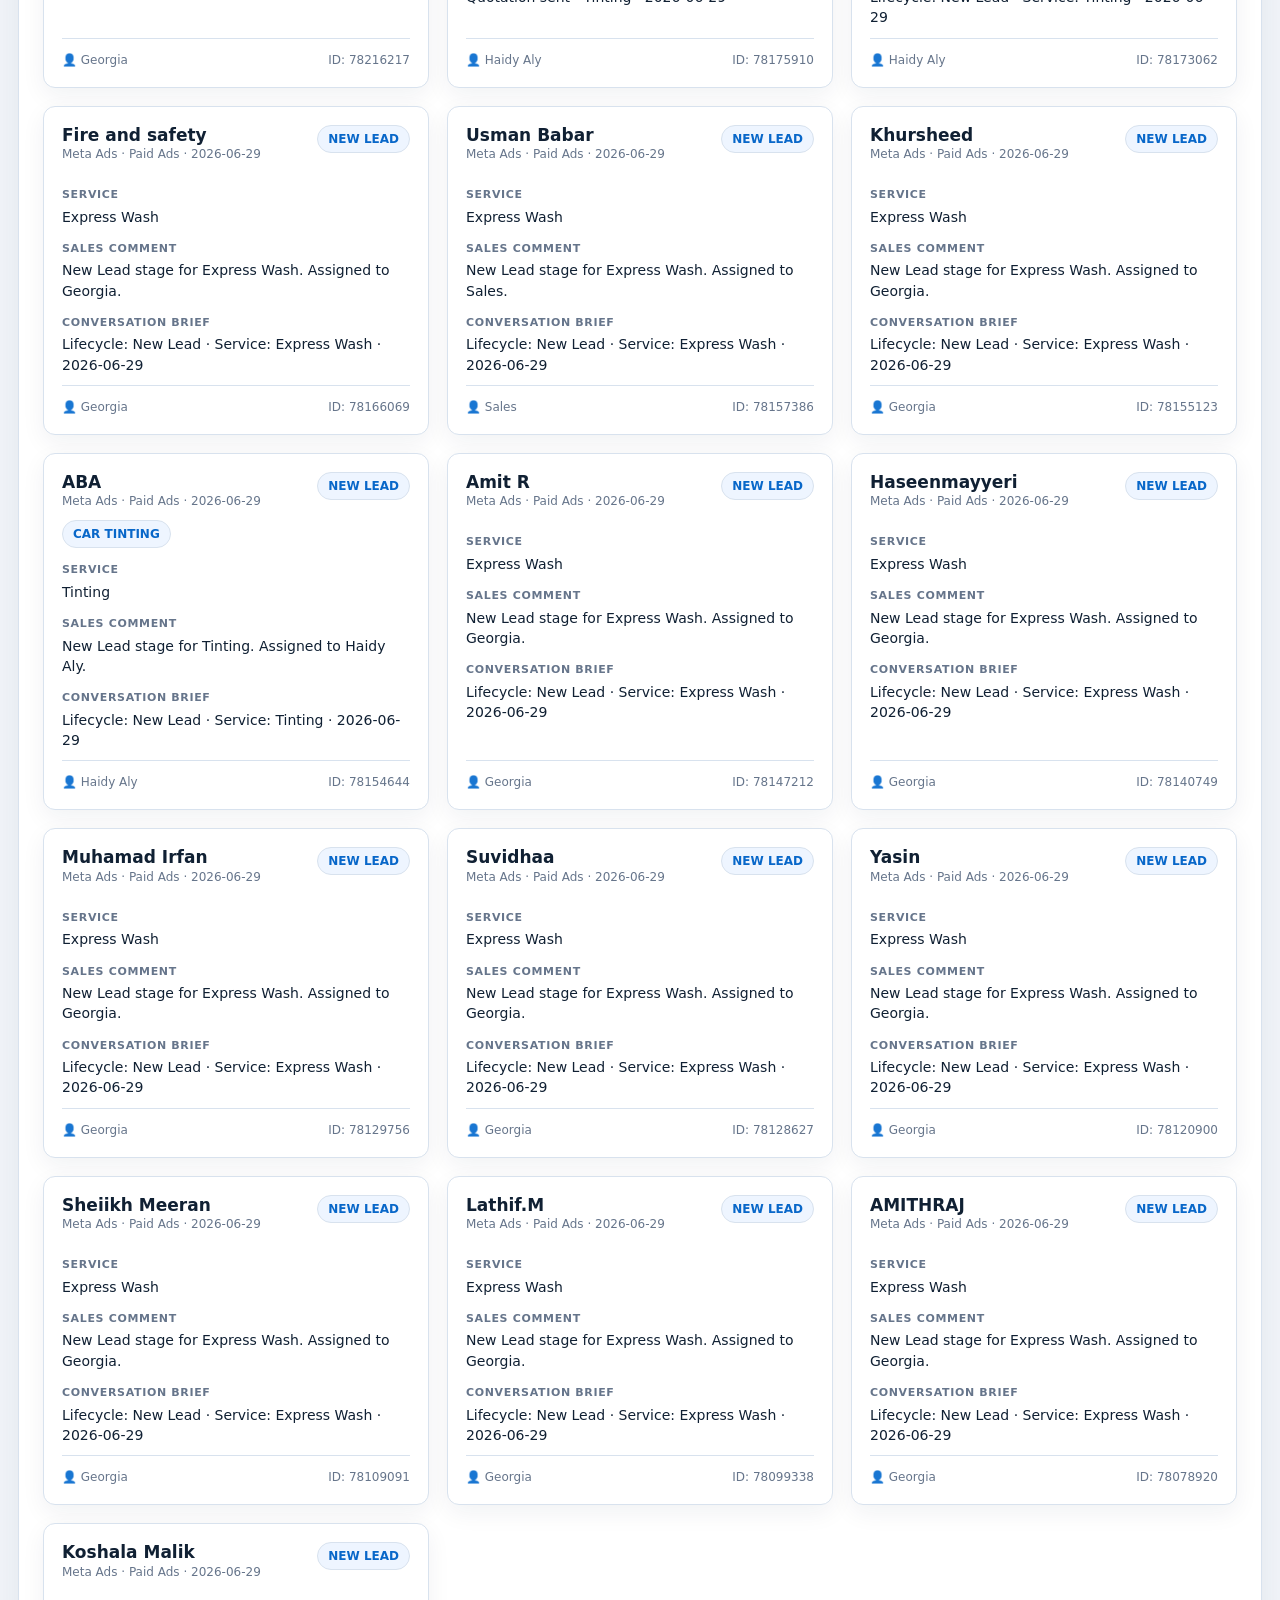
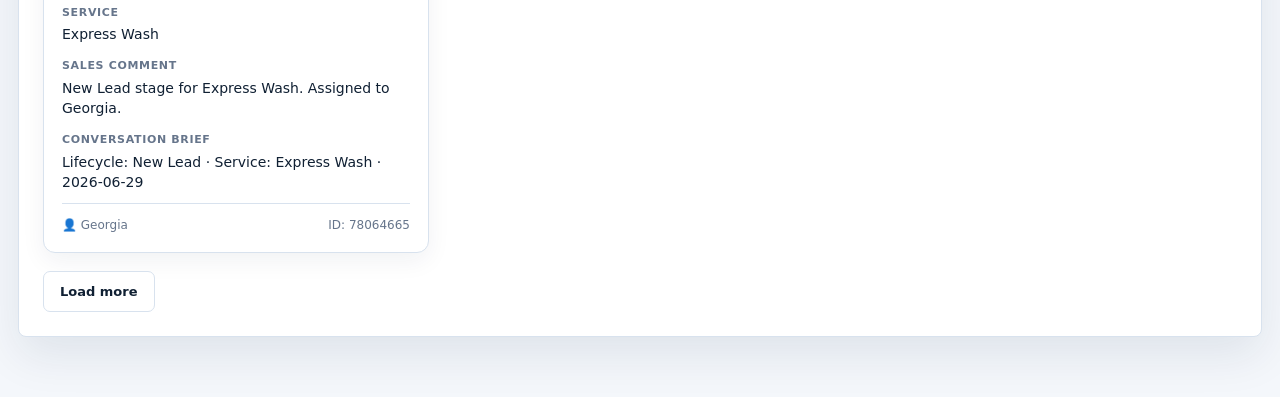
<file: respond.html>
<!doctype html>
<html lang="en">
<head>
  <meta charset="utf-8">
  <meta name="viewport" content="width=device-width, initial-scale=1">
  <title>Blueverse CRM Report</title>
  <link rel="stylesheet" href="src/styles.css">
</head>
<body>
<nav class="top-nav" aria-label="Main">
  <a class="brand" href="index.html">
    <img src="./assets/blueverse-logo.png" alt="BlueVerse logo">
  </a>
  <div class="links">
    <a href="index.html">Home</a>
    <a href="respond.html" class="active">CRM</a>
    <a href="paid.html">Paid Ads</a>
  </div>
</nav>

<main class="page">
  <header class="hero">
    <div class="brand-row">
      <img class="brand-logo" src="./assets/blueverse-logo.png" alt="BlueVerse logo">
      <div>
        <p class="eyeline">CRM quality command center</p>
        <h1>Respond.io CRM Dashboard</h1>
      </div>
    </div>
    <p class="hero-copy">Lifecycle, source quality, service attribution, and data-health insights from Respond.io paid contacts.</p>
    <div class="hero-grid compact" id="crmHeroKpis">
      <article class="kpi blue"><span>Paid contacts</span><strong>—</strong><small>—</small></article>
      <article class="kpi cyan"><span>Google Ads contacts</span><strong>—</strong><small>—</small></article>
      <article class="kpi violet"><span>Meta Ads contacts</span><strong>—</strong><small>—</small></article>
      <article class="kpi green"><span>Customers</span><strong>—</strong><small>—</small></article>
      <article class="kpi orange"><span>Final sale value</span><strong>—</strong><small>—</small></article>
    </div>
  </header>

  <nav class="toc">
    <a href="index.html">Home</a>
    <a href="paid.html">Paid Media</a>
    <a href="#filters">Filters</a>
    <a href="#funnel">Lifecycle</a>
    <a href="#quality">Quality</a>
    <a href="#health">Data Health</a>
    <a href="#contacts">Contacts</a>
  </nav>

  <section id="filters" class="panel primary-panel">
    <div class="section-head">
      <div>
        <p class="label">Global filters</p>
        <h2>Slice the CRM dataset</h2>
      </div>
    </div>
    <div class="filters-bar">
      <div class="filter-group">
        <label for="filterSource">Source</label>
        <select id="filterSource"><option value="">All sources</option></select>
      </div>
      <div class="filter-group">
        <label for="filterMedium">Medium</label>
        <select id="filterMedium"><option value="">All mediums</option></select>
      </div>
      <div class="filter-group">
        <label for="filterService">Service</label>
        <select id="filterService"><option value="">All services</option></select>
      </div>
      <div class="filter-group">
        <label for="filterLifecycle">Lifecycle</label>
        <select id="filterLifecycle"><option value="">All lifecycles</option></select>
      </div>
      <div class="filter-group">
        <label for="filterDateFrom">From</label>
        <input type="date" id="filterDateFrom">
      </div>
      <div class="filter-group">
        <label for="filterDateTo">To</label>
        <input type="date" id="filterDateTo">
      </div>
      <div class="filter-group filter-actions">
        <button class="btn btn-primary" id="applyFilters">Apply filters</button>
        <button class="btn" id="resetFilters">Reset</button>
      </div>
    </div>
    <p class="filter-note" id="filterSummary">Loading contacts…</p>
  </section>

  <section id="funnel" class="panel">
    <div class="section-head">
      <div>
        <p class="label">Lifecycle funnel</p>
        <h2>Paid contacts through lifecycle</h2>
      </div>
      <div class="segmented funnel-view-toggle" id="funnelViewToggle">
        <button data-view="all" class="active">All</button>
        <button data-view="channel">By channel</button>
        <button data-view="service">By service</button>
      </div>
    </div>
    <div class="funnel-bar-list" id="lifecycleFunnel"></div>
    <div id="funnelBreakdown" class="funnel-breakdown" style="display:none"></div>
  </section>

  <section id="quality" class="panel">
    <div class="section-head">
      <div>
        <p class="label">Quality</p>
        <h2>Lead quality by source &amp; service</h2>
      </div>
    </div>
    <div class="grid-two">
      <div>
        <h3>Source quality</h3>
        <div class="table-wrap">
          <table>
            <thead>
              <tr>
                <th>Source</th>
                <th class="num">Contacts</th>
                <th class="num">Hot / Quote</th>
                <th class="num">Customers</th>
                <th class="num">Revenue</th>
                <th class="num">Conv. rate</th>
              </tr>
            </thead>
            <tbody id="sourceQualityRows"></tbody>
          </table>
        </div>
      </div>
      <div>
        <h3>Service quality</h3>
        <div class="table-wrap">
          <table>
            <thead>
              <tr>
                <th>Service</th>
                <th class="num">Contacts</th>
                <th class="num">Revenue</th>
                <th class="num">Avg sale</th>
                <th class="num">Revenue / contact</th>
              </tr>
            </thead>
            <tbody id="serviceQualityRows"></tbody>
          </table>
        </div>
      </div>
    </div>
  </section>

  <section id="health" class="panel">
    <div class="section-head">
      <div>
        <p class="label">Data health</p>
        <h2>CRM completeness meter</h2>
      </div>
    </div>
    <div class="health-meter" id="healthMeter"></div>
    <h3>Top issues</h3>
    <div class="health-issues" id="healthIssues"></div>
  </section>

  <section id="contacts" class="panel">
    <div class="section-head">
      <div>
        <p class="label">Contact cards</p>
        <h2>Paid contact details</h2>
        <p class="muted">Cards show the closest available data from Respond.io. Conversation transcripts and dedicated sales-comment fields are not exported, so those fields are synthesized from lifecycle, service, and value data.</p>
      </div>
    </div>

    <div class="contact-tabs" id="contactTabs" aria-label="Lifecycle filters">
      <button class="active" data-lifecycle="all">All <span class="count">0</span></button>
      <button data-lifecycle="Quotation">Quotation <span class="count">0</span></button>
      <button data-lifecycle="Lost">Lost <span class="count">0</span></button>
      <button data-lifecycle="Showup">Showup <span class="count">0</span></button>
      <button data-lifecycle="Customer">Customer <span class="count">0</span></button>
    </div>

    <div class="contact-toolbar">
      <input type="search" class="contact-search" id="contactSearch" placeholder="Search name, service, comment, brief…" aria-label="Search contacts">
    </div>

    <div class="contact-cards" id="contactCards"></div>
    <div class="filter-actions" style="margin-top:18px">
      <button class="btn" id="loadMoreContacts">Load more</button>
    </div>
  </section>
</main>

<div class="tooltip" id="tooltip"></div>
<script src="report-data.js"></script>
<script src="charts.js"></script>
<script src="respond.js"></script>
</body>
</html>
</file>
<file: src/styles.css>
:root {
  --bg: #f4f7fb;
  --surface: #ffffff;
  --surface-2: #eef5ff;
  --ink: #102033;
  --muted: #66758b;
  --line: #d8e2ee;
  --blue: #0867c9;
  --cyan: #0a9bb0;
  --green: #11845b;
  --orange: #d46b08;
  --violet: #6b4fd8;
  --red: #c43d3d;
  --shadow: 0 18px 46px rgba(15, 37, 66, 0.09);
  --radius: 8px;
}
* { box-sizing: border-box; }
html { scroll-behavior: smooth; }
body {
  margin: 0;
  background: var(--bg);
  color: var(--ink);
  font-family: Inter, ui-sans-serif, system-ui, -apple-system, BlinkMacSystemFont, "Segoe UI", sans-serif;
  line-height: 1.5;
}
.page { width: min(1440px, calc(100% - 36px)); margin: 0 auto; padding: 24px 0 60px; }
.hero, .panel {
  background: var(--surface);
  border: 1px solid var(--line);
  border-radius: var(--radius);
  box-shadow: var(--shadow);
}
.hero {
  padding: 26px;
  min-height: 440px;
  display: flex;
  flex-direction: column;
  justify-content: space-between;
  background:
    linear-gradient(118deg, rgba(8,103,201,0.11), rgba(10,155,176,0.05) 42%, rgba(255,255,255,0.94) 70%),
    var(--surface);
}
.brand-row { display: flex; align-items: flex-start; gap: 18px; flex-direction: column; }
.brand-mark {
  width: 54px; height: 54px; border-radius: 14px;
  display: grid; place-items: center;
  background: linear-gradient(135deg, var(--blue), var(--cyan));
  color: white; font-weight: 800; font-size: 26px;
  box-shadow: 0 12px 28px rgba(8,103,201,0.24);
}
.brand-logo {
  display: block;
  width: min(330px, 72vw);
  height: auto;
  object-fit: contain;
  margin-bottom: 2px;
}
.eyeline, .label {
  margin: 0 0 5px;
  color: var(--blue);
  font-size: 12px;
  font-weight: 800;
  text-transform: uppercase;
  letter-spacing: .08em;
}
h1, h2, h3 { letter-spacing: 0; }
h1 { margin: 0; font-size: clamp(34px, 5vw, 64px); line-height: .98; max-width: 980px; }
.hero-copy { max-width: 960px; color: #40516a; font-size: 18px; margin: 18px 0 28px; }
.hero-grid, .kpi-grid {
  display: grid;
  grid-template-columns: repeat(5, minmax(0, 1fr));
  gap: 12px;
}
.kpi {
  border: 1px solid var(--line);
  border-radius: var(--radius);
  padding: 16px;
  background: rgba(255,255,255,.84);
  min-width: 0;
}
.kpi span { display: block; color: var(--muted); font-size: 12px; font-weight: 700; text-transform: uppercase; }
.kpi strong { display: block; margin-top: 5px; font-size: clamp(20px, 2.4vw, 31px); line-height: 1.05; word-break: break-word; }
.kpi small { display: block; margin-top: 8px; color: var(--muted); font-size: 12px; }
.kpi.blue { border-top: 4px solid var(--blue); }
.kpi.cyan { border-top: 4px solid var(--cyan); }
.kpi.green { border-top: 4px solid var(--green); }
.kpi.orange { border-top: 4px solid var(--orange); }
.kpi.violet { border-top: 4px solid var(--violet); }
.toc {
  position: sticky; top: 10px; z-index: 10;
  display: flex; flex-wrap: wrap; gap: 8px;
  padding: 10px 0 18px;
  background: rgba(244,247,251,.92);
  backdrop-filter: blur(10px);
}
.toc a, .toc .nav-link {
  text-decoration: none;
  color: #33445c;
  background: var(--surface);
  border: 1px solid var(--line);
  padding: 8px 12px;
  border-radius: 7px;
  font-size: 13px;
  font-weight: 700;
}
.toc a:hover, .toc .nav-link:hover { border-color: var(--blue); color: var(--blue); }
.toc a.active, .toc .nav-link.active { border-color: var(--blue); color: var(--blue); background: #eef5ff; }
.panel { padding: 24px; margin-top: 18px; }
.primary-panel { border-top: 4px solid var(--blue); }
.warning-panel { border-top: 4px solid var(--orange); }
.section-head {
  display: flex;
  justify-content: space-between;
  align-items: end;
  gap: 20px;
  margin-bottom: 18px;
}
h2 { margin: 0; font-size: clamp(24px, 3vw, 38px); line-height: 1.08; }
h3 { margin: 22px 0 10px; font-size: 16px; }
.section-head p:not(.label), .panel > p { color: var(--muted); margin: 8px 0 0; max-width: 880px; }
.compact { grid-template-columns: repeat(4, minmax(0, 1fr)); margin: 16px 0; }
.split { display: grid; grid-template-columns: repeat(4, minmax(0, 1fr)); gap: 14px; }
.hero-grid > *, .kpi-grid > *, .split > *, .grid-two > *, .control-grid > * { min-width: 0; }
.insight-card {
  background: #f8fbff;
  border: 1px solid var(--line);
  border-radius: var(--radius);
  padding: 16px;
  min-width: 0;
}
.insight-card h3 { margin: 0 0 8px; }
.insight-card p { margin: 0; color: #40516a; }
.grid-two { display: grid; grid-template-columns: minmax(0, 1fr) minmax(0, 1fr); gap: 16px; align-items: start; }
.filter-row {
  display: flex;
  align-items: end;
  justify-content: space-between;
  gap: 14px;
  margin: 8px 0 18px;
  flex-wrap: wrap;
}
.segmented {
  display: inline-flex;
  border: 1px solid var(--line);
  border-radius: 8px;
  background: #f7faff;
  padding: 3px;
  gap: 3px;
}
.segmented button {
  appearance: none;
  border: 0;
  border-radius: 6px;
  background: transparent;
  color: #40516a;
  padding: 8px 12px;
  min-height: 36px;
  font: inherit;
  font-size: 13px;
  font-weight: 800;
  cursor: pointer;
}
.segmented button.active {
  background: var(--blue);
  color: white;
  box-shadow: 0 5px 14px rgba(8,103,201,0.18);
}
.data-note {
  margin: 0;
  color: var(--muted);
  font-size: 12px;
  max-width: 760px;
}
.control-grid {
  display: grid;
  grid-template-columns: 1fr 150px 1.4fr 160px 160px;
  gap: 10px;
  margin: 12px 0 16px;
}
label { color: var(--muted); font-size: 12px; font-weight: 800; text-transform: uppercase; }
select, input[type="date"] {
  display: block;
  width: 100%;
  margin-top: 5px;
  border: 1px solid var(--line);
  border-radius: 7px;
  padding: 10px;
  background: white;
  color: var(--ink);
  font: inherit;
  font-size: 14px;
  text-transform: none;
}
select:disabled, input:disabled { background: #f4f6f9; color: var(--muted); cursor: not-allowed; }
.chart-shell {
  width: 100%;
  min-height: 310px;
  border: 1px solid var(--line);
  background: linear-gradient(180deg, #fff, #f9fbfe);
  border-radius: var(--radius);
  padding: 12px;
  overflow: hidden;
}
.chart-shell.tall { min-height: 430px; }
svg { display: block; width: 100%; height: 100%; min-height: 280px; }
.chart-shell.tall svg { min-height: 390px; }
.table-wrap { width: 100%; max-width: 100%; min-width: 0; overflow-x: auto; border: 1px solid var(--line); border-radius: var(--radius); background: white; }
table { width: 100%; border-collapse: collapse; font-size: 13px; min-width: 760px; }
th, td { padding: 10px 9px; border-bottom: 1px solid #e8eef5; text-align: left; vertical-align: top; }
th { color: var(--muted); font-size: 11px; text-transform: uppercase; letter-spacing: .04em; background: #f7faff; white-space: nowrap; }
td.num { text-align: right; font-variant-numeric: tabular-nums; white-space: nowrap; }
tbody tr:hover td { background: #f8fbff; }
.contact-col { max-width: 320px; min-width: 180px; white-space: normal; word-break: break-word; line-height: 1.45; }
.gap-cell { color: var(--muted); font-style: italic; }
.badge {
  display: inline-flex; align-items: center;
  min-height: 22px;
  padding: 3px 8px;
  border-radius: 999px;
  font-size: 11px;
  font-weight: 800;
  text-transform: uppercase;
  white-space: nowrap;
}
.badge.good, .action-scale { background: #dcf7eb; color: #096344; }
.badge.muted { background: #eef2f6; color: #576679; }
.action-keep { background: #e5f1ff; color: #08539b; }
.action-monitor { background: #fff2d8; color: #805002; }
.action-pause { background: #ffe1e1; color: #982626; }
.action-negative-candidate { background: #f0e9ff; color: #5634aa; }
.funnel { display: grid; gap: 10px; margin: 10px 0 22px; }
.funnel-step {
  width: var(--w);
  min-width: min(100%, 320px);
  background: linear-gradient(90deg, rgba(8,103,201,.12), rgba(10,155,176,.08));
  border: 1px solid var(--line);
  border-left: 5px solid var(--blue);
  border-radius: var(--radius);
  padding: 12px 16px;
}
.funnel-step span { color: var(--muted); font-size: 12px; font-weight: 800; text-transform: uppercase; }
.funnel-step strong { display: block; font-size: 26px; line-height: 1.1; }
.funnel-step small { color: var(--muted); }
.heatmap {
  border: 1px solid var(--line);
  border-radius: var(--radius);
  padding: 12px;
  background: white;
  min-height: 310px;
  display: grid;
  align-content: center;
  overflow-x: auto;
}
.heat-row { display: grid; grid-template-columns: 44px repeat(24, 24px); gap: 3px; align-items: center; margin-bottom: 4px; }
.heat-label { color: var(--muted); font-size: 11px; font-weight: 800; }
.heat-cell { width: 24px; height: 20px; border-radius: 4px; background: rgba(8,103,201,.1); }
.heat-axis { display: grid; grid-template-columns: 44px repeat(24, 24px); gap: 3px; margin-top: 8px; color: var(--muted); font-size: 9px; }
.gap-list { margin: 0; padding-left: 20px; color: #3e4e64; }
.gap-list li { margin-bottom: 10px; }
.tooltip {
  position: fixed;
  pointer-events: none;
  z-index: 50;
  background: #0f2035;
  color: white;
  padding: 7px 9px;
  border-radius: 6px;
  font-size: 12px;
  opacity: 0;
  transform: translate(-50%, -120%);
  transition: opacity .12s ease;
  max-width: 260px;
}

/* CRM / Respond.io dashboard additions */
.filters-bar {
  display: grid;
  grid-template-columns: repeat(auto-fit, minmax(180px, 1fr));
  gap: 12px;
  align-items: end;
  margin: 8px 0 18px;
}
.filter-group { min-width: 0; }
.filter-group.full { grid-column: 1 / -1; }
.filter-actions {
  display: flex;
  gap: 10px;
  align-items: end;
  flex-wrap: wrap;
}
.btn {
  appearance: none;
  border: 1px solid var(--line);
  border-radius: 7px;
  background: white;
  color: var(--ink);
  padding: 10px 16px;
  font: inherit;
  font-size: 13px;
  font-weight: 800;
  cursor: pointer;
}
.btn-primary { background: var(--blue); border-color: var(--blue); color: white; }
.btn-primary:hover { background: #0754a5; }
.filter-note {
  margin: 0 0 12px;
  color: var(--muted);
  font-size: 12px;
}
.funnel-bar-list { display: grid; gap: 10px; margin: 14px 0 22px; }
.funnel-bar {
  border: 1px solid var(--line);
  border-radius: var(--radius);
  padding: 12px 14px;
  background: white;
}
.funnel-bar .meta {
  display: flex;
  justify-content: space-between;
  align-items: baseline;
  gap: 12px;
  margin-bottom: 8px;
}
.funnel-bar .name { font-weight: 800; font-size: 13px; text-transform: uppercase; }
.funnel-bar .count { font-size: 22px; font-weight: 800; line-height: 1; }
.funnel-bar .rate { color: var(--muted); font-size: 12px; font-weight: 700; }
.funnel-bar .track {
  height: 10px;
  border-radius: 999px;
  background: #eef2f6;
  overflow: hidden;
}
.funnel-bar .fill {
  height: 100%;
  border-radius: 999px;
  background: linear-gradient(90deg, var(--blue), var(--cyan));
  width: var(--w);
  min-width: 2px;
}
.funnel-bar.hot .fill { background: linear-gradient(90deg, var(--orange), #f5a623); }
.funnel-bar.good .fill { background: linear-gradient(90deg, var(--green), #1db883); }
.funnel-bar.bad .fill { background: linear-gradient(90deg, var(--red), #e86b6b); }
.health-meter {
  border: 1px solid var(--line);
  border-radius: var(--radius);
  padding: 16px;
  background: white;
  margin: 12px 0 18px;
}
.health-meter .top {
  display: flex;
  justify-content: space-between;
  align-items: baseline;
  gap: 12px;
  margin-bottom: 10px;
}
.health-meter .pct { font-size: 32px; font-weight: 800; line-height: 1; }
.health-meter .track { height: 16px; border-radius: 999px; background: #eef2f6; overflow: hidden; }
.health-meter .fill { height: 100%; border-radius: 999px; background: linear-gradient(90deg, var(--blue), var(--cyan)); width: var(--w); min-width: 2px; }
.health-issues { display: grid; grid-template-columns: repeat(auto-fit, minmax(200px, 1fr)); gap: 10px; margin-top: 12px; }
.health-issue {
  display: flex;
  justify-content: space-between;
  padding: 10px 12px;
  border: 1px solid var(--line);
  border-radius: var(--radius);
  background: #f8fbff;
  font-size: 13px;
}
.note-list { margin: 0; padding: 0; list-style: none; display: grid; gap: 10px; }
.note-card {
  border: 1px solid var(--line);
  border-radius: var(--radius);
  padding: 14px 16px;
  background: #f8fbff;
}
.note-card p { margin: 0; color: #3e4e64; }
.note-card .note-title { font-weight: 800; color: var(--ink); margin-bottom: 4px; }
.status-card {
  display: flex;
  align-items: center;
  gap: 14px;
  border: 1px solid var(--line);
  border-radius: var(--radius);
  padding: 16px;
  background: white;
}
.status-dot {
  width: 14px; height: 14px; border-radius: 50%;
  flex: 0 0 auto;
  background: var(--muted);
}
.status-dot.pending { background: var(--orange); }
.status-dot.connected { background: var(--green); }
.status-dot.disconnected { background: var(--red); }
.empty-state {
  color: var(--muted);
  padding: 30px 16px;
  text-align: center;
  border: 1px dashed var(--line);
  border-radius: var(--radius);
  background: #f8fbff;
}
.muted-select { color: var(--muted); }
.subdue { color: var(--muted); font-size: 12px; }
.tag {
  display: inline-block;
  padding: 2px 8px;
  border-radius: 999px;
  background: #eef2f6;
  color: var(--muted);
  font-size: 11px;
  font-weight: 700;
  text-transform: uppercase;
}
.funnel-view-toggle { margin-bottom: 2px; }
.funnel-breakdown {
  display: grid;
  gap: 14px;
  grid-template-columns: repeat(auto-fit, minmax(260px, 1fr));
  margin-top: 18px;
}
.mini-funnel {
  border: 1px solid var(--line);
  border-radius: var(--radius);
  padding: 14px;
  background: white;
}
.mini-funnel h4 {
  margin: 0 0 10px;
  font-size: 13px;
  text-transform: uppercase;
  letter-spacing: 0.3px;
}
.mini-funnel .funnel-bar-list { margin: 0; }
.mini-funnel .funnel-bar.compact { padding: 8px 10px; }
.mini-funnel .funnel-bar.compact .name { font-size: 11px; }
.mini-funnel .funnel-bar.compact .count { font-size: 16px; }
.mini-funnel .funnel-bar.compact .track { height: 7px; }

.contact-tabs {
  display: flex; flex-wrap: wrap; gap: 8px; margin: 16px 0 12px;
}
.contact-tabs button {
  padding: 8px 14px; border-radius: 999px; border: 1px solid var(--line);
  background: white; color: var(--ink); font-weight: 700; cursor: pointer;
}
.contact-tabs button:hover { border-color: var(--blue); color: var(--blue); }
.contact-tabs button.active { background: var(--blue); border-color: var(--blue); color: white; }
.contact-tabs .count { font-weight: 500; opacity: .82; margin-left: 4px; }

.contact-toolbar {
  display: flex; flex-wrap: wrap; align-items: center; gap: 12px; margin-bottom: 18px;
}
.contact-search {
  flex: 1 1 240px; padding: 9px 14px; border: 1px solid var(--line); border-radius: 999px;
  font-size: 14px; background: white;
}

.contact-cards {
  display: grid;
  grid-template-columns: repeat(auto-fill, minmax(320px, 1fr));
  gap: 18px;
}
.contact-card {
  background: white;
  border: 1px solid var(--line);
  border-radius: 12px;
  padding: 18px;
  box-shadow: 0 8px 24px rgba(15,37,66,.06);
  display: flex; flex-direction: column; gap: 10px;
}
.contact-card .card-header { display: flex; justify-content: space-between; align-items: flex-start; gap: 10px; }
.contact-card .card-name {
  font-size: 17px; font-weight: 800; color: var(--ink);
  line-height: 1.2; word-break: break-word;
}
.contact-card .card-meta { font-size: 12px; color: var(--muted); }
.contact-card .card-badges { display: flex; flex-wrap: wrap; gap: 6px; }
.badge {
  display: inline-flex; align-items: center; gap: 4px;
  padding: 4px 10px; border-radius: 999px; font-size: 12px; font-weight: 700;
  background: var(--surface-2); color: var(--blue); border: 1px solid var(--line);
}
.badge.lifecycle-customer { background: #e7f6ef; color: var(--green); border-color: #c2ebd4; }
.badge.lifecycle-quotation { background: #eaf4fb; color: var(--blue); border-color: #c6e0f7; }
.badge.lifecycle-lost { background: #fceded; color: var(--red); border-color: #f5c6c6; }
.badge.lifecycle-showup { background: #fff4e6; color: var(--orange); border-color: #f8dfb8; }
.badge.value { background: #f7f3ff; color: var(--violet); border-color: #e5d9fb; }

.contact-card .card-field { margin-top: 4px; }
.contact-card .card-field-label {
  font-size: 11px; font-weight: 800; text-transform: uppercase; letter-spacing: .06em;
  color: var(--muted); margin-bottom: 3px;
}
.contact-card .card-field-value {
  font-size: 14px; color: var(--ink); line-height: 1.45; word-break: break-word;
}
.contact-card .card-footer {
  margin-top: auto; padding-top: 12px; border-top: 1px solid var(--line);
  display: flex; justify-content: space-between; align-items: center; gap: 8px;
  font-size: 12px; color: var(--muted);
}

@media (max-width: 1120px) {
  .hero-grid, .kpi-grid, .compact { grid-template-columns: repeat(2, minmax(0, 1fr)); }
  .split { grid-template-columns: repeat(2, minmax(0, 1fr)); }
  .control-grid { grid-template-columns: repeat(2, minmax(0, 1fr)); }
}
@media (max-width: 760px) {
  .page { width: min(100% - 20px, 1440px); padding-top: 10px; }
  .hero, .panel { padding: 16px; }
  .hero { min-height: auto; }
  .hero-grid, .kpi-grid, .compact, .split, .grid-two, .control-grid, .filters-bar { grid-template-columns: 1fr; }
  .brand-mark { width: 46px; height: 46px; }
  .toc { top: 0; padding-bottom: 10px; }
  .chart-shell, .chart-shell.tall { min-height: 340px; }
  .funnel-step { width: 100%; }
  .section-head { flex-direction: column; align-items: flex-start; gap: 12px; }
  .funnel-view-toggle { width: 100%; }
  .segmented { width: 100%; display: grid; grid-template-columns: repeat(3, minmax(0, 1fr)); }
  .segmented button { padding-inline: 6px; }
  .filter-actions { width: 100%; }
  .filter-actions .btn { flex: 1; }
}

/* Persistent top navigation */
.top-nav {
  position: sticky;
  top: 0;
  z-index: 50;
  display: flex;
  align-items: center;
  justify-content: space-between;
  gap: 16px;
  padding: 12px 24px;
  background: rgba(255, 255, 255, 0.94);
  border-bottom: 1px solid var(--line);
  backdrop-filter: blur(10px);
}
.top-nav .brand {
  display: flex;
  align-items: center;
  text-decoration: none;
}
.top-nav .brand img {
  height: 28px;
  width: auto;
  object-fit: contain;
}
.top-nav .links {
  display: flex;
  align-items: center;
  gap: 4px;
}
.top-nav .links a {
  text-decoration: none;
  color: #33445c;
  padding: 8px 14px;
  border-radius: 7px;
  font-size: 14px;
  font-weight: 700;
}
.top-nav .links a:hover {
  color: var(--blue);
  background: #f0f6ff;
}
.top-nav .links a.active {
  color: var(--blue);
  background: #eef5ff;
}

/* Simple homepage hero */
.hero-simple {
  min-height: auto;
  padding-bottom: 18px;
}

/* Homepage option cards */
.options-panel {
  padding: 28px;
}
.options-grid {
  display: grid;
  grid-template-columns: repeat(auto-fit, minmax(260px, 1fr));
  gap: 18px;
}
.options-grid.two-col {
  max-width: 760px;
  margin: 0 auto;
}
.option-card {
  display: flex;
  flex-direction: column;
  gap: 8px;
  padding: 28px;
  border: 1px solid var(--line);
  border-radius: 14px;
  background: var(--surface);
  text-decoration: none;
  color: inherit;
  transition: transform 0.12s ease, box-shadow 0.12s ease, border-color 0.12s ease;
}
.option-card:hover {
  transform: translateY(-3px);
  box-shadow: 0 18px 40px rgba(15, 37, 66, 0.12);
  border-color: var(--blue);
}
.option-card .option-icon {
  font-size: 32px;
  line-height: 1;
  margin-bottom: 4px;
}
.option-card h2 {
  margin: 0;
  font-size: 22px;
}
.option-card p {
  margin: 0;
  color: var(--muted);
  font-size: 15px;
}
.option-card .option-cta {
  margin-top: auto;
  padding-top: 14px;
  color: var(--blue);
  font-weight: 800;
  font-size: 14px;
}

@media (max-width: 760px) {
  .top-nav {
    padding: 10px 14px;
  }
  .top-nav .links a {
    padding: 7px 10px;
    font-size: 13px;
  }
  .options-panel {
    padding: 18px;
  }
}

/* Offset sticky TOC when persistent top nav is present */
.top-nav + .page .toc {
  top: 58px;
}
</file>
